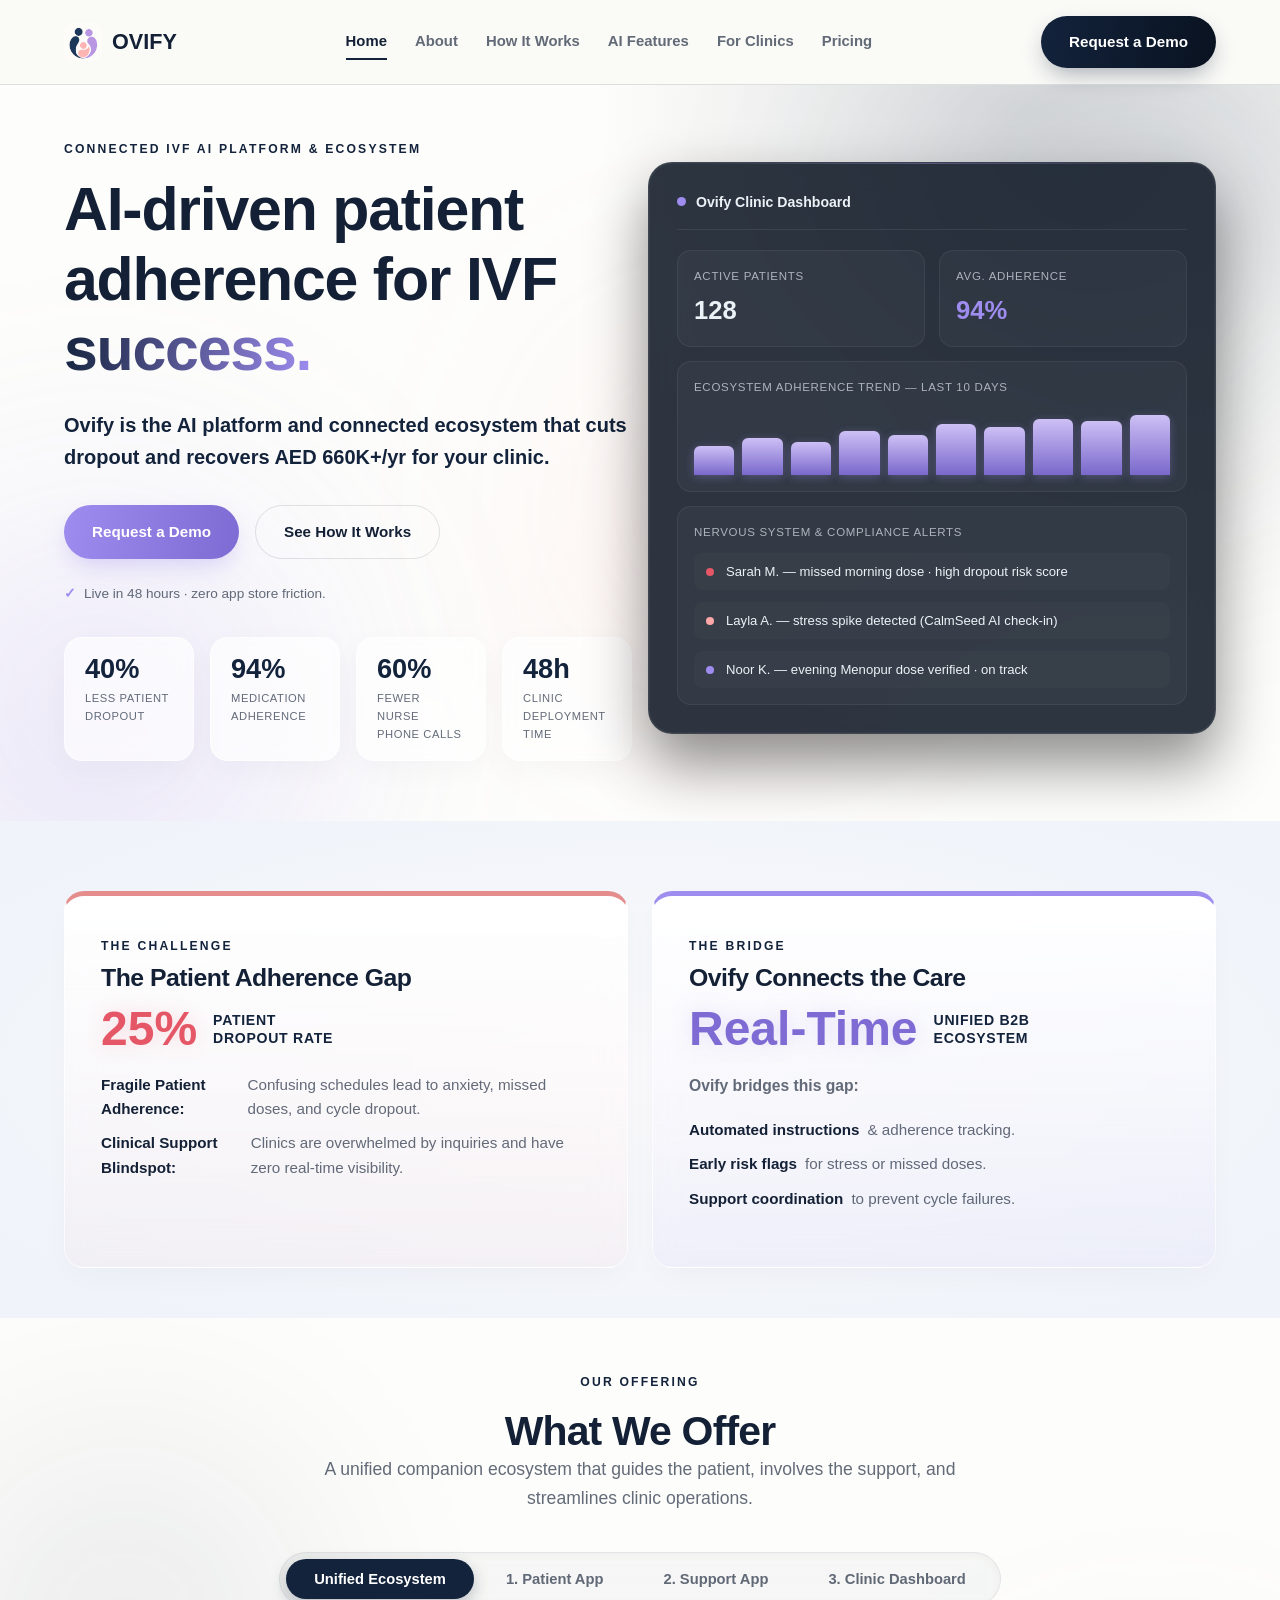
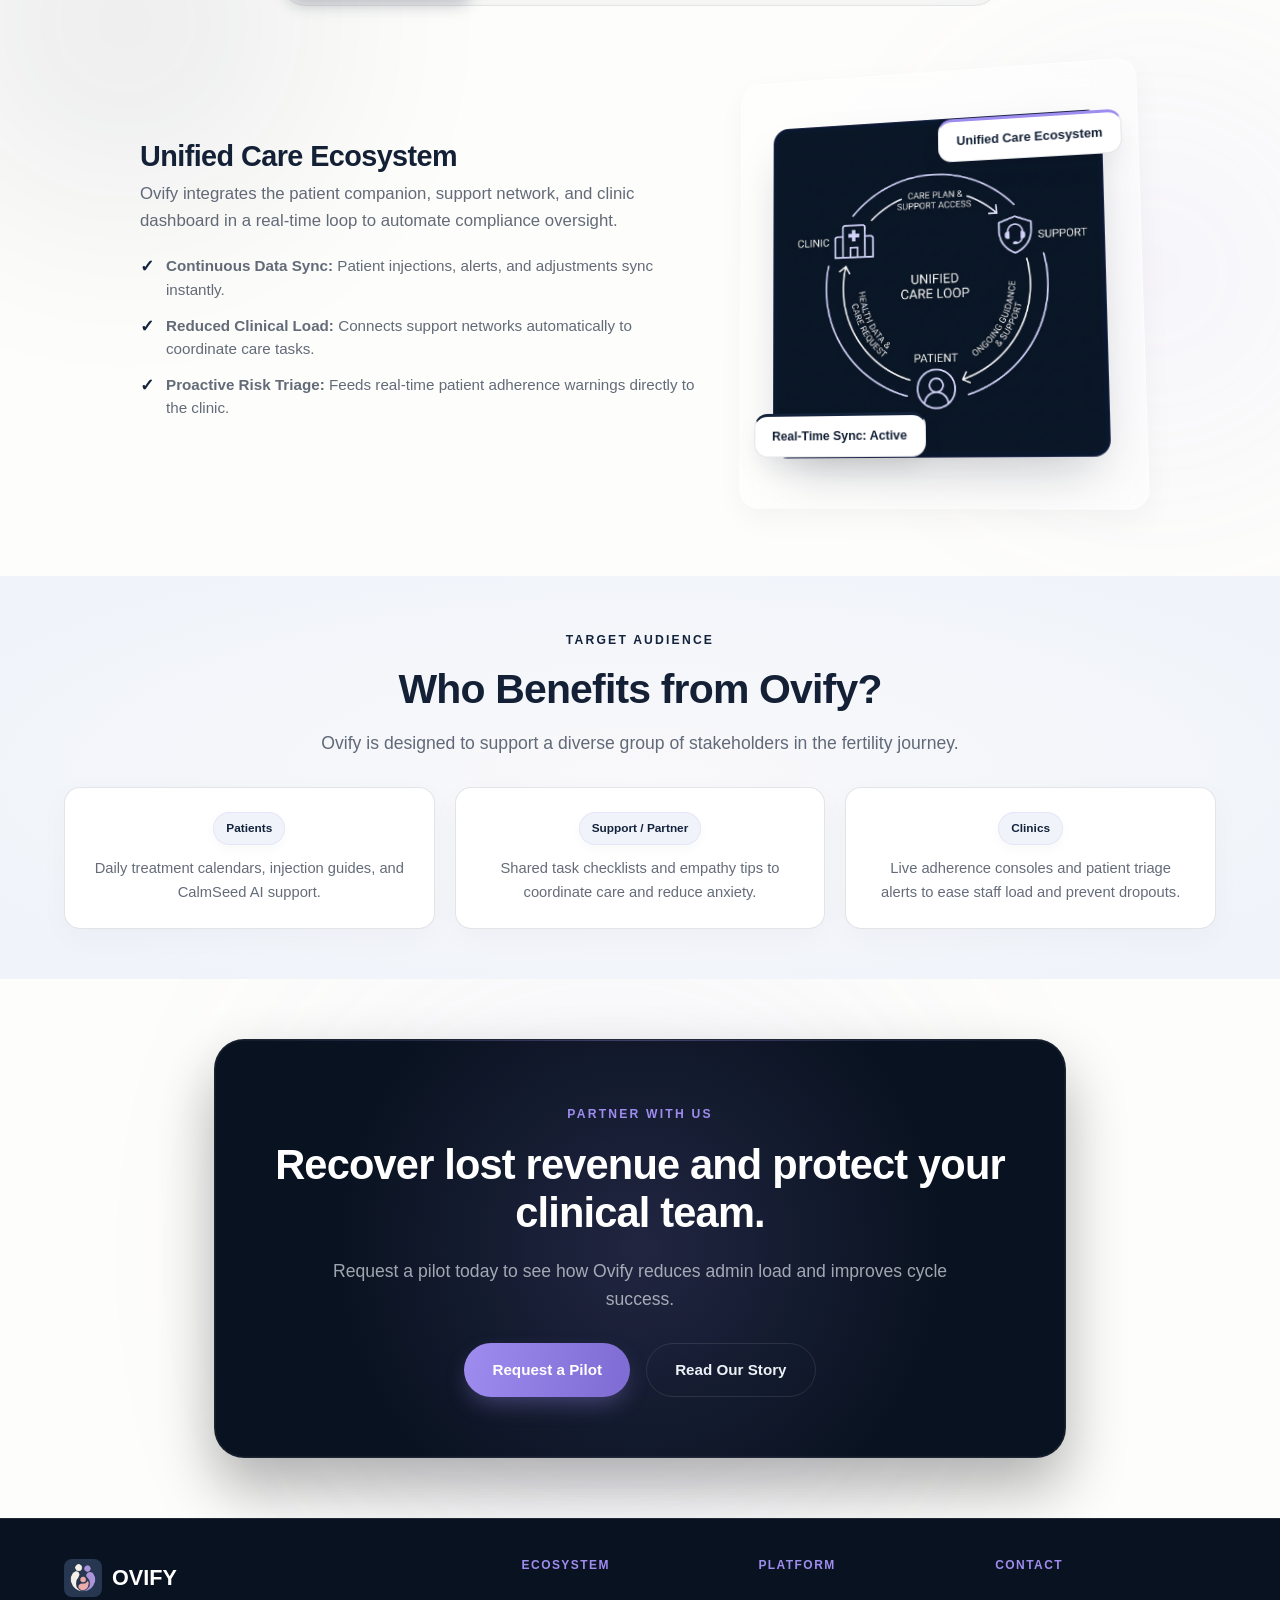
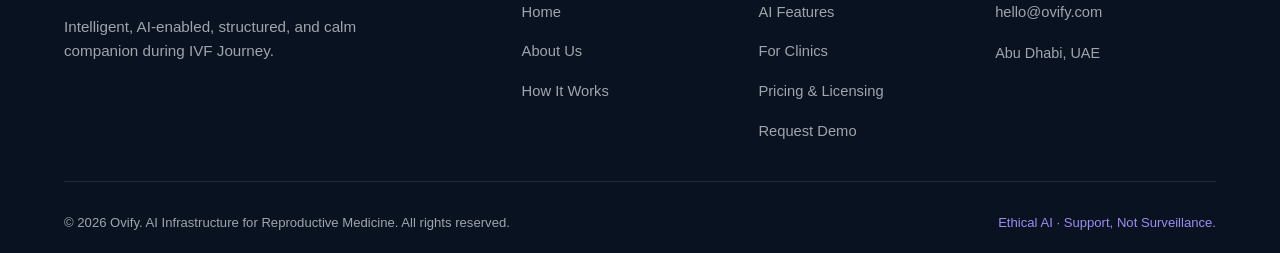
<file: index.html>
<!DOCTYPE html>
<html lang="en">
<head>
  <meta charset="UTF-8" />
  <meta name="viewport" content="width=device-width, initial-scale=1.0" />
  <title>Ovify | IVF Patient Adherence & Clinic Support Ecosystem</title>
  <meta name="description" content="Ovify is the first AI-powered IVF patient adherence and support ecosystem. Protect cycles, reduce nurse workload by 40%, and guide patients step-by-step." />
  <meta name="keywords" content="IVF patient adherence, IVF companion app, fertility clinic software, IVF injection guide, reproductive medicine AI" />
  <meta name="robots" content="index, follow" />
  <link rel="canonical" href="https://www.ovify.com/" />

  <!-- Open Graph / Facebook -->
  <meta property="og:type" content="website" />
  <meta property="og:url" content="https://www.ovify.com/" />
  <meta property="og:title" content="Ovify | IVF Patient Adherence & Clinic Support Ecosystem" />
  <meta property="og:description" content="Ovify is the first AI-powered IVF patient adherence and support ecosystem. Protect cycles, reduce nurse workload by 40%, and guide patients step-by-step." />
  <meta property="og:image" content="https://www.ovify.com/assets/Logo-OvaSync.jpg" />

  <!-- Twitter -->
  <meta property="twitter:card" content="summary_large_image" />
  <meta property="twitter:url" content="https://www.ovify.com/" />
  <meta property="twitter:title" content="Ovify | IVF Patient Adherence & Clinic Support Ecosystem" />
  <meta property="twitter:description" content="Ovify is the first AI-powered IVF patient adherence and support ecosystem. Protect cycles, reduce nurse workload by 40%, and guide patients step-by-step." />
  <meta property="twitter:image" content="https://www.ovify.com/assets/Logo-OvaSync.jpg" />
  <!-- Security Headers -->
  <meta http-equiv="X-Content-Type-Options" content="nosniff" />
  <meta http-equiv="X-Frame-Options" content="DENY" />
  <meta name="referrer" content="strict-origin-when-cross-origin" />
  <meta http-equiv="Permissions-Policy" content="camera=(), microphone=(), geolocation=(), payment=()" />
  <meta http-equiv="Content-Security-Policy" content="default-src 'self'; script-src 'self' 'unsafe-inline'; style-src 'self' 'unsafe-inline' https://fonts.googleapis.com; font-src 'self' https://fonts.gstatic.com; img-src 'self' data: https:; connect-src 'self';" />
  
  
  
  

  <link rel="preconnect" href="https://fonts.googleapis.com" />
  <link rel="preconnect" href="https://fonts.gstatic.com" crossorigin />
  <link href="https://fonts.googleapis.com/css2?family=DM+Sans:wght@500;600;700&family=Manrope:wght@400;500;600;700&family=Inter:wght@400;500;600&display=swap" rel="stylesheet" />

  <link rel="stylesheet" href="style.css" />

  <style>
    /* Hero-specific & Live Dashboard Mockup Styles */
    .hero {
      position: relative;
      overflow: hidden;
      padding: 50px 0 60px;
    }

    .hero::before {
      content: "";
      position: absolute;
      inset: 0;
      z-index: 0;
      background:
        radial-gradient(720px 460px at 80% 4%, rgba(19, 35, 60, 0.12), transparent 60%),
        radial-gradient(620px 480px at 6% 96%, rgba(158, 140, 239, 0.08), transparent 60%),
        radial-gradient(520px 380px at 58% 72%, rgba(255, 168, 168, 0.06), transparent 60%);
    }

    .hero .wrap {
      position: relative;
      z-index: 1;
    }

    .hero h1 {
      font-size: clamp(2.5rem, 5vw, 3.8rem);
      margin-bottom: 24px;
    }

    .hero .sub {
      font-size: 1.2rem;
      color: var(--text-dim-dark);
      margin-bottom: 36px;
      max-width: 580px;
    }

    .hero-cta {
      display: flex;
      gap: 16px;
      flex-wrap: wrap;
      margin-bottom: 24px;
    }

    .hero-note {
      font-family: var(--data);
      font-size: 0.85rem;
      color: var(--text-dim-dark);
      display: flex;
      align-items: center;
      gap: 8px;
    }

    .hero-note .tick {
      color: var(--success);
      font-weight: 700;
    }

    /* Stats grid */
    .stats {
      display: grid;
      grid-template-columns: repeat(4, 1fr);
      gap: 16px;
      margin-top: 32px;
      width: 100%;
    }

    .stat {
      border: 1px solid rgba(255, 255, 255, 0.65);
      border-radius: 18px;
      padding: 16px 20px;
      background: rgba(255, 255, 255, 0.65);
      backdrop-filter: blur(8px);
      -webkit-backdrop-filter: blur(8px);
      box-shadow: 0 8px 30px rgba(19, 32, 53, 0.03);
      transition: all 0.35s cubic-bezier(0.16, 1, 0.3, 1);
    }

    .stat:hover {
      transform: translateY(-4px);
      border-color: var(--lavender);
      box-shadow: 0 20px 45px -12px rgba(158, 140, 239, 0.15), 0 0 25px rgba(158, 140, 239, 0.35);
    }

    .stat .n {
      font-family: var(--head);
      font-weight: 700;
      font-size: 1.7rem;
      color: var(--navy);
      line-height: 1.1;
    }

    .stat .l {
      font-family: var(--data);
      font-size: 0.7rem;
      color: var(--text-dim-dark);
      margin-top: 6px;
      text-transform: uppercase;
      letter-spacing: 0.05em;
    }

    /* Live Clinic Dashboard Simulation Card */
    .mock {
      background: rgba(9, 18, 32, 0.85);
      backdrop-filter: blur(20px) saturate(140%);
      -webkit-backdrop-filter: blur(20px) saturate(140%);
      border: 1px solid rgba(255, 255, 255, 0.09);
      border-radius: 24px;
      padding: 28px;
      box-shadow: 0 30px 60px rgba(0, 0, 0, 0.45), 0 0 0 1px rgba(255, 255, 255, 0.04) inset;
      color: var(--text-light);
      position: relative;
    }

    .mock::before {
      content: '';
      position: absolute;
      top: 0;
      left: 10%;
      width: 80%;
      height: 1px;
      background: linear-gradient(90deg, transparent, rgba(158, 140, 239, 0.35), transparent);
    }

    .mock-top {
      display: flex;
      align-items: center;
      justify-content: space-between;
      margin-bottom: 20px;
      border-bottom: 1px solid rgba(255, 255, 255, 0.08);
      padding-bottom: 16px;
    }

    .mock-title {
      display: flex;
      align-items: center;
      gap: 10px;
      font-family: var(--data);
      font-size: 0.88rem;
      font-weight: 600;
    }

    .live-dot {
      width: 9px;
      height: 9px;
      border-radius: 50%;
      background: var(--success);
      box-shadow: 0 0 0 0 rgba(158, 140, 239, 0.7);
      animation: pulse 2s infinite;
    }

    @keyframes pulse {
      0% { box-shadow: 0 0 0 0 rgba(158, 140, 239, 0.6); }
      70% { box-shadow: 0 0 0 10px rgba(158, 140, 239, 0); }
      100% { box-shadow: 0 0 0 0 rgba(158, 140, 239, 0); }
    }

    .mock-tag {
      font-family: var(--data);
      font-size: 0.68rem;
      letter-spacing: 0.1em;
      text-transform: uppercase;
      color: var(--lavender);
      border: 1px solid rgba(158, 140, 239, 0.3);
      padding: 4px 10px;
      border-radius: 99px;
    }

    .mock-grid {
      display: grid;
      grid-template-columns: 1fr 1fr;
      gap: 14px;
    }

    .kpi {
      background: rgba(255, 255, 255, 0.03);
      border: 1px solid rgba(255, 255, 255, 0.06);
      border-radius: 14px;
      padding: 16px;
    }

    .kpi .k {
      font-family: var(--data);
      font-size: 0.72rem;
      text-transform: uppercase;
      letter-spacing: 0.06em;
      color: var(--text-dim-light);
    }

    .kpi .v {
      font-family: var(--head);
      font-weight: 700;
      font-size: 1.6rem;
      margin-top: 4px;
    }

    .kpi .v.success { color: var(--success); }

    .full {
      grid-column: 1 / -1;
    }

    .chart {
      display: flex;
      align-items: flex-end;
      gap: 8px;
      height: 64px;
      margin-top: 14px;
    }

    .chart span {
      flex: 1;
      border-radius: 6px 6px 0 0;
      background: linear-gradient(180deg, #D6C7FF, var(--lavender-deep));
      box-shadow: 0 2px 10px rgba(158, 140, 239, 0.35);
      opacity: 0.95;
      height: 8px;
      transition: all 1.2s cubic-bezier(0.16, 1, 0.3, 1);
      position: relative;
    }

    .chart span:hover {
      opacity: 1;
      filter: brightness(1.1);
      box-shadow: 0 0 15px rgba(158, 140, 239, 0.7);
    }

    .alert-item {
      display: flex;
      align-items: center;
      gap: 12px;
      font-family: var(--data);
      font-size: 0.82rem;
      margin-top: 12px;
      padding: 8px 12px;
      background: rgba(255, 255, 255, 0.02);
      border-radius: 8px;
    }

    .alert-item .dot {
      width: 8px;
      height: 8px;
      border-radius: 50%;
      flex-shrink: 0;
    }

    .dot.red { background: var(--error); }
    .dot.amber { background: var(--warning); }
    .dot.success { background: var(--success); }

    /* Why Ovify Exists Section */
    .why-exists {
      background: var(--white);
      position: relative;
    }

    .why-box {
      border: 1px solid var(--line-dark);
      border-radius: var(--radius);
      padding: 24px;
      background: var(--ivory);
      display: grid;
      grid-template-columns: 1fr 1fr;
      gap: 24px;
    }

    .why-text h3 {
      font-size: 1.8rem;
      margin-bottom: 20px;
    }

    .why-text p {
      margin-bottom: 18px;
      color: var(--text-dim-dark);
    }

    .quote-box {
      border-left: 3px solid var(--navy);
      padding-left: 20px;
      margin: 10px 0;
      font-style: italic;
    }

    /* Stakeholders */
    .stakeholders {
      display: grid;
      grid-template-columns: repeat(3, 1fr);
      gap: 20px;
      margin-top: 20px;
    }

    .stakeholder-card {
      border: 1px solid var(--line-dark);
      background: var(--white);
      border-radius: 16px;
      padding: 24px;
      text-align: center;
    }

    .stakeholder-card .tag {
      display: inline-block;
      padding: 6px 12px;
      background: var(--navy-light);
      color: var(--navy);
      border-radius: 99px;
      font-family: var(--data);
      font-size: 0.74rem;
      font-weight: 600;
      margin-bottom: 12px;
    }

    .stakeholder-card p {
      font-size: 0.92rem;
      color: var(--text-dim-dark);
    }

    @media (max-width: 992px) {
      .why-box {
        grid-template-columns: 1fr;
        gap: 32px;
        padding: 32px;
      }
      .stats {
        grid-template-columns: 1fr 1fr;
      }
      .stakeholders {
        grid-template-columns: 1fr;
      }
    }

    @media (max-width: 576px) {
      .stats {
        grid-template-columns: 1fr;
      }
    }

    .card-list {
      list-style: none;
      padding: 0;
      margin-top: 20px;
    }

    .card-list li {
      margin: 12px 0;
      display: flex;
      gap: 12px;
      align-items: flex-start;
      font-size: 0.95rem;
      color: var(--text-dim-dark);
      line-height: 1.55;
    }

    .card-list-check {
      color: var(--lavender);
      font-weight: bold;
      flex-shrink: 0;
      font-size: 1.05rem;
    }

    .card-list-check.navy {
      color: var(--navy);
    }

    /* Premium Dynamic Offer Section Styling */
    #offer {
      position: relative;
      overflow: hidden;
    }

    .offer-glow-container {
      position: absolute;
      inset: 0;
      pointer-events: none;
      z-index: 0;
    }

    .offer-glow-blob {
      position: absolute;
      width: 350px;
      height: 350px;
      border-radius: 50%;
      filter: blur(120px);
      opacity: 0.09;
    }
    .offer-glow-blob.navy-blob {
      background: var(--navy);
      top: 15%;
      left: -50px;
    }
    .offer-glow-blob.lavender-blob {
      background: var(--lavender);
      bottom: 15%;
      right: -50px;
    }

    /* Capsule Button Tab Selector */
    .capsule-wrapper {
      display: flex;
      justify-content: center;
      margin-bottom: 40px;
      position: relative;
      z-index: 5;
    }

    .capsule-selector {
      display: inline-flex;
      background: rgba(19, 35, 60, 0.03);
      backdrop-filter: blur(8px);
      -webkit-backdrop-filter: blur(8px);
      border: 1px solid rgba(19, 35, 60, 0.08);
      padding: 6px;
      border-radius: 99px;
      position: relative;
      gap: 4px;
      box-shadow: inset 0 2px 8px rgba(19, 32, 53, 0.03);
    }

    .capsule-btn {
      border: none;
      background: transparent;
      padding: 12px 28px;
      font-family: var(--head);
      font-weight: 700;
      font-size: 0.92rem;
      color: var(--text-dim-dark);
      cursor: pointer;
      border-radius: 99px;
      z-index: 2;
      transition: all 0.3s cubic-bezier(0.16, 1, 0.3, 1);
      display: flex;
      align-items: center;
      gap: 8px;
    }

    .capsule-btn:hover {
      color: var(--navy);
    }

    .capsule-btn.active {
      color: var(--white);
      background: var(--navy);
      box-shadow: 0 6px 16px rgba(19, 35, 60, 0.25);
    }

    /* Grid layout */
    .offer-ux-grid {
      display: grid;
      grid-template-columns: 1.15fr 0.85fr;
      gap: 32px;
      align-items: center;
      position: relative;
      z-index: 2;
      max-width: 1000px;
      margin: 0 auto;
    }

    /* Left details container */
    .offer-details-container {
      display: flex;
      flex-direction: column;
      justify-content: center;
    }

    .offer-features-panel {
      display: none;
      animation: fadeIn 0.45s cubic-bezier(0.16, 1, 0.3, 1) forwards;
    }

    .offer-features-panel.active {
      display: block;
    }

    .offer-features-panel h3 {
      font-size: 1.8rem;
      margin-bottom: 8px;
      color: var(--text-dark);
    }

    /* Right 3D Mockup Container */
    .mockup-3d-wrap {
      perspective: 1200px;
      position: relative;
      display: flex;
      justify-content: flex-start;
      align-items: center;
      height: 480px;
    }

    .mockup-3d {
      transform: rotateY(-12deg) rotateX(6deg) rotateZ(-2deg);
      transition: transform 0.6s cubic-bezier(0.16, 1, 0.3, 1), box-shadow 0.6s ease;
      box-shadow: -20px 30px 60px -15px rgba(19, 32, 53, 0.18);
    }

    .mockup-3d-wrap:hover .mockup-3d {
      transform: rotateY(-4deg) rotateX(2deg) rotateZ(0deg) translateY(-8px);
      box-shadow: -10px 40px 80px -20px rgba(19, 32, 53, 0.22);
    }

    /* Floating Badges */
    .floating-badge {
      position: absolute;
      background: var(--white);
      border: 1px solid var(--line-dark);
      border-radius: 14px;
      padding: 10px 18px;
      box-shadow: 0 12px 28px -6px rgba(19, 32, 53, 0.1);
      font-family: var(--data);
      font-size: 0.8rem;
      font-weight: 700;
      display: flex;
      align-items: center;
      gap: 8px;
      z-index: 10;
      pointer-events: none;
      animation: floatBadge 4s infinite ease-in-out;
      transition: all 0.3s ease;
    }

    .floating-badge.badge-top {
      top: 50px;
      right: 15px;
      border-top: 3px solid var(--lavender);
      animation-delay: 0s;
    }

    .floating-badge.badge-bottom {
      bottom: 50px;
      left: 15px;
      border-top: 3px solid var(--navy);
      animation-delay: 2s;
    }

    @keyframes floatBadge {
      0%, 100% { transform: translateY(0); }
      50% { transform: translateY(-8px); }
    }

    /* Preview Container inside 3D frame */
    .offer-preview-container {
      background: rgba(255, 255, 255, 0.45);
      border: 1px solid rgba(255, 255, 255, 0.65);
      border-radius: var(--radius);
      padding: 28px;
      backdrop-filter: blur(24px) saturate(120%);
      -webkit-backdrop-filter: blur(24px) saturate(120%);
      display: flex;
      flex-direction: column;
      justify-content: center;
      align-items: center;
      min-height: 440px;
      width: 100%;
      max-width: 420px;
      box-shadow: 0 10px 30px rgba(19, 32, 53, 0.04);
    }

    .preview-screen {
      width: 100%;
      height: 100%;
      display: none;
      flex-direction: column;
      animation: scaleIn 0.4s cubic-bezier(0.16, 1, 0.3, 1) forwards;
    }

    .preview-screen.active {
      display: flex;
    }

    /* Phone Mockup Styling */
    .phone-mockup {
      width: 260px;
      height: 380px;
      background: var(--white);
      border: 10px solid var(--navy-deep);
      border-radius: 40px;
      box-shadow: 0 24px 50px -15px rgba(19, 32, 53, 0.18);
      margin: 0 auto;
      overflow: hidden;
      display: flex;
      flex-direction: column;
      font-family: var(--body);
      position: relative;
    }

    .phone-bar {
      height: 20px;
      background: var(--navy-light);
      display: flex;
      justify-content: space-between;
      align-items: center;
      padding: 0 20px;
      font-size: 0.65rem;
      color: var(--text-dim-dark);
      font-weight: 700;
      border-bottom: 1px solid rgba(19, 32, 53, 0.04);
    }

    .phone-body {
      padding: 16px;
      flex-grow: 1;
      display: flex;
      flex-direction: column;
      gap: 12px;
      overflow-y: auto;
      background: var(--ivory);
    }

    /* Desktop Mockup Styling */
    .desktop-mockup {
      width: 100%;
      height: 330px;
      background: var(--white);
      border: 1px solid rgba(19, 32, 53, 0.1);
      border-radius: 16px;
      box-shadow: 0 24px 50px -15px rgba(19, 32, 53, 0.15);
      overflow: hidden;
      display: flex;
      flex-direction: column;
      position: relative;
    }

    .desktop-header {
      height: 32px;
      background: var(--navy-light);
      border-bottom: 1px solid rgba(19, 32, 53, 0.08);
      display: flex;
      align-items: center;
      padding: 0 14px;
      gap: 6px;
    }

    .desktop-dot {
      width: 8px;
      height: 8px;
      border-radius: 50%;
      background: rgba(19, 32, 53, 0.15);
    }
    .desktop-dot.red { background: #FF5F56; }
    .desktop-dot.amber { background: #FFBD2E; }
    .desktop-dot.green { background: #27C93F; }

    .desktop-body {
      flex-grow: 1;
      padding: 16px;
      background: var(--white);
      display: flex;
      flex-direction: column;
      gap: 14px;
    }

    /* Interactive elements */
    .mini-card {
      background: var(--white);
      border: 1px solid rgba(19, 32, 53, 0.08);
      border-radius: 14px;
      padding: 14px;
      box-shadow: 0 4px 16px rgba(19, 32, 53, 0.02);
      position: relative;
      text-align: left;
      transition: border-color 0.25s ease, box-shadow 0.25s ease;
    }

    .mini-card:hover {
      border-color: rgba(158, 140, 239, 0.3);
      box-shadow: 0 8px 20px rgba(158, 140, 239, 0.06);
    }

    .action-btn {
      width: 100%;
      background: var(--lavender);
      color: var(--white);
      border: none;
      padding: 11px;
      border-radius: 10px;
      font-weight: 700;
      font-size: 0.82rem;
      cursor: pointer;
      transition: all 0.3s cubic-bezier(0.16, 1, 0.3, 1);
      display: flex;
      justify-content: center;
      align-items: center;
      gap: 6px;
      box-shadow: 0 4px 12px rgba(158, 140, 239, 0.2);
    }

    .action-btn:hover {
      background: var(--lavender-deep);
      transform: translateY(-2px);
      box-shadow: 0 8px 16px rgba(158, 140, 239, 0.35);
    }

    .action-btn.navy-btn {
      background: var(--navy);
      box-shadow: 0 4px 12px rgba(19, 35, 60, 0.2);
    }

    .action-btn.navy-btn:hover {
      background: var(--navy-deep);
      transform: translateY(-2px);
      box-shadow: 0 8px 16px rgba(19, 35, 60, 0.35);
    }

    /* Animations */
    @keyframes fadeIn {
      from { opacity: 0; transform: translateY(8px); }
      to { opacity: 1; transform: none; }
    }
    @keyframes scaleIn {
      from { opacity: 0; transform: scale(0.96); }
      to { opacity: 1; transform: scale(1); }
    }

    /* CalmSeed breathing checkin animation */
    .breathing-overlay {
      display: none;
      position: absolute;
      inset: 0;
      background: rgba(253, 253, 251, 0.98);
      z-index: 10;
      flex-direction: column;
      align-items: center;
      justify-content: center;
      padding: 16px;
      text-align: center;
      animation: fadeIn 0.3s ease;
    }

    .breathing-circle-wrap {
      width: 110px;
      height: 110px;
      display: flex;
      align-items: center;
      justify-content: center;
      position: relative;
      margin-bottom: 16px;
    }

    .breathing-circle {
      width: 44px;
      height: 44px;
      background: rgba(158, 140, 239, 0.15);
      border: 2px solid var(--lavender);
      border-radius: 50%;
      position: absolute;
      transition: all 4s ease-in-out;
      animation: breatheAnimation 8s infinite ease-in-out;
      box-shadow: 0 0 20px rgba(158, 140, 239, 0.25);
      opacity: 0.8;
    }

    @keyframes breatheAnimation {
      0%, 100% { transform: scale(1); background: rgba(158, 140, 239, 0.15); }
      50% { transform: scale(1.6); background: rgba(158, 140, 239, 0.35); }
    }

    @media (max-width: 992px) {
      .offer-ux-grid {
        grid-template-columns: 1fr;
        gap: 40px;
      }

      .mockup-3d-wrap {
        height: auto;
      }

      .mockup-3d {
        transform: none;
      }

      .mockup-3d-wrap:hover .mockup-3d {
        transform: none;
      }

      .floating-badge {
        display: none;
      }
    }
  </style>
</head>
<body>

  <!-- ===== HEADER ===== -->
  <header id="header">
    <div class="wrap nav">
      <a href="index.html" class="brand">
        <img src="assets/Logo-OvaSync.jpg" alt="Ovify logo" />
        OVIFY
      </a>
      <nav class="nav-links">
        <a href="index.html" class="active">Home</a>
        <a href="about.html">About</a>
        <a href="how-it-works.html">How It Works</a>
        <a href="ai-features.html">AI Features</a>
        <a href="for-clinics.html">For Clinics</a>
        <a href="pricing.html">Pricing</a>
      </nav>
      <a href="contact.html" class="btn btn-primary">Request a Demo</a>
      <button class="burger" id="burger">☰</button>
    </div>
  </header>
  <div class="mmenu" id="mmenu">
    <a href="index.html" class="active">Home</a>
    <a href="about.html">About</a>
    <a href="how-it-works.html">How It Works</a>
    <a href="ai-features.html">AI Features</a>
    <a href="for-clinics.html">For Clinics</a>
    <a href="pricing.html">Pricing</a>
    <a href="contact.html">Request a Demo</a>
  </div>

  <!-- ===== HERO SECTION ===== -->
  <section class="hero">
    <!-- Glowing background mesh blobs -->
    <div class="hero-glow-blob blob-1"></div>
    <div class="hero-glow-blob blob-2"></div>
    <div class="hero-glow-blob blob-3"></div>
    <div class="wrap grid-2">
      <div class="reveal">
        <span class="eyebrow">Connected IVF AI Platform &amp; Ecosystem</span>
        <h1>AI-driven patient adherence for IVF <span class="grad-text">success.</span></h1>
        <p class="sub" style="font-weight: 600; color: var(--navy); margin-bottom: 32px; font-size: 1.25rem;">
          Ovify is the AI platform and connected ecosystem that cuts dropout and recovers AED 660K+/yr for your clinic.
        </p>

        <div class="hero-cta" style="margin-bottom: 24px;">
          <a href="contact.html" class="btn btn-accent">Request a Demo</a>
          <a href="how-it-works.html" class="btn btn-ghost">See How It Works</a>
        </div>
        <div class="hero-note" style="margin-bottom: 24px;">
          <span class="tick">✓</span> Live in 48 hours · zero app store friction.
        </div>

        <!-- Stats Grid -->
        <div class="stats" id="stats">
          <div class="stat">
            <div class="n" data-count="40" data-suffix="%">0%</div>
            <div class="l">Less Patient Dropout</div>
          </div>
          <div class="stat">
            <div class="n" data-count="94" data-suffix="%">0%</div>
            <div class="l">Medication Adherence</div>
          </div>
          <div class="stat">
            <div class="n" data-count="60" data-suffix="%">0%</div>
            <div class="l">Fewer Nurse Phone Calls</div>
          </div>
          <div class="stat">
            <div class="n" data-count="48" data-suffix="h">0h</div>
            <div class="l">Clinic Deployment Time</div>
          </div>
        </div>
      </div>

      <!-- Live Dashboard Simulation Mockup -->
      <div class="mock reveal" id="mock">
        <div class="mock-top">
          <div class="mock-title"><span class="live-dot"></span>Ovify Clinic Dashboard</div>
        </div>
        <div class="mock-grid">
          <div class="kpi"><div class="k">Active Patients</div><div class="v">128</div></div>
          <div class="kpi"><div class="k">Avg. Adherence</div><div class="v success">94%</div></div>
          <div class="kpi full">
            <div class="k">Ecosystem Adherence Trend — Last 10 Days</div>
            <div class="chart" id="chart">
              <span data-h="45"></span>
              <span data-h="58"></span>
              <span data-h="52"></span>
              <span data-h="68"></span>
              <span data-h="62"></span>
              <span data-h="80"></span>
              <span data-h="75"></span>
              <span data-h="88"></span>
              <span data-h="85"></span>
              <span data-h="94"></span>
            </div>
          </div>
          <div class="kpi full">
            <div class="k">Nervous System &amp; Compliance Alerts</div>
            <div class="alert-item">
              <span class="dot red"></span>
              <span>Sarah M. — missed morning dose · high dropout risk score</span>
            </div>
            <div class="alert-item">
              <span class="dot amber"></span>
              <span>Layla A. — stress spike detected (CalmSeed AI check-in)</span>
            </div>
            <div class="alert-item">
              <span class="dot success"></span>
              <span>Noor K. — evening Menopur dose verified · on track</span>
            </div>
          </div>
        </div>
      </div>
    </div>
  </section>

  <!-- ===== WHY OVIFY EXISTS ===== -->
  <section class="why-exists alt">
    <div class="wrap">
      <div class="why-grid reveal">
        <!-- Left Column: The Gap -->
        <div class="why-card challenge-card">
          <div>
            <span class="eyebrow" style="margin-bottom: 8px;">The Challenge</span>
            <h3>The Patient Adherence Gap</h3>
            <div class="why-stat-box">
              <span class="why-stat-number">25%</span>
              <span class="why-stat-label">Patient<br>Dropout Rate</span>
            </div>
            <ul class="bullet-list">
              <li><strong>Fragile Patient Adherence:</strong> Confusing schedules lead to anxiety, missed doses, and cycle dropout.</li>
              <li><strong>Clinical Support Blindspot:</strong> Clinics are overwhelmed by inquiries and have zero real-time visibility.</li>
            </ul>
          </div>
        </div>

        <!-- Right Column: The Bridge -->
        <div class="why-card solution-card">
          <div>
            <span class="eyebrow" style="margin-bottom: 8px;">The Bridge</span>
            <h3>Ovify Connects the Care</h3>
            <div class="why-stat-box">
              <span class="why-stat-number">Real-Time</span>
              <span class="why-stat-label">Unified B2B<br>Ecosystem</span>
            </div>
            <p><strong>Ovify bridges this gap:</strong></p>
            <ul class="bullet-list">
              <li><strong>Automated instructions</strong> &amp; adherence tracking.</li>
              <li><strong>Early risk flags</strong> for stress or missed doses.</li>
              <li><strong>Support coordination</strong> to prevent cycle failures.</li>
            </ul>
          </div>
        </div>
      </div>
    </div>
  </section>

  <!-- ===== WHAT WE OFFER ===== -->
  <section id="offer">
    <!-- Glow blobs inside the section background -->
    <div class="offer-glow-container">
      <div class="offer-glow-blob navy-blob"></div>
      <div class="offer-glow-blob lavender-blob"></div>
    </div>

        <div class="wrap">
      <!-- Centered Section Header -->
      <div class="sec-head reveal" style="text-align: center; margin-bottom: 40px;">
        <span class="eyebrow">Our Offering</span>
        <h2>What We Offer</h2>
        <p style="max-width: 680px; margin: 0 auto;">A unified companion ecosystem that guides the patient, involves the support, and streamlines clinic operations.</p>
      </div>

      <!-- Tab Selector Capsule -->
      <div class="capsule-wrapper reveal">
        <div class="capsule-selector">
          <button class="capsule-btn active" onclick="switchOfferTab('ecosystem')">
            Unified Ecosystem
          </button>
          <button class="capsule-btn" onclick="switchOfferTab('patient')">
            1. Patient App
          </button>
          <button class="capsule-btn" onclick="switchOfferTab('support')">
            2. Support App
          </button>
          <button class="capsule-btn" onclick="switchOfferTab('clinic')">
            3. Clinic Dashboard
          </button>
        </div>
      </div>

      <!-- Two Column Interactive UX Grid -->
      <div class="offer-ux-grid">
        <!-- Left side: Features detail panels -->
        <div class="offer-details-container reveal">
          <!-- Unified Ecosystem Panel -->
          <div class="offer-features-panel active" id="features-ecosystem">
            <h3>Unified Care Ecosystem</h3>
            <p style="color: var(--text-dim-dark); font-size: 1.05rem; margin-bottom: 20px;">
              Ovify integrates the patient companion, support network, and clinic dashboard in a real-time loop to automate compliance oversight.
            </p>
            <ul class="card-list">
              <li>
                <span class="card-list-check navy">✓</span>
                <span><b>Continuous Data Sync:</b> Patient injections, alerts, and adjustments sync instantly.</span>
              </li>
              <li>
                <span class="card-list-check navy">✓</span>
                <span><b>Reduced Clinical Load:</b> Connects support networks automatically to coordinate care tasks.</span>
              </li>
              <li>
                <span class="card-list-check navy">✓</span>
                <span><b>Proactive Risk Triage:</b> Feeds real-time patient adherence warnings directly to the clinic.</span>
              </li>
            </ul>
          </div>

          <!-- Patient App Panel -->
          <div class="offer-features-panel" id="features-patient">
            <h3>1. Patient App</h3>
            <p style="color: var(--text-dim-dark); font-size: 1.05rem; margin-bottom: 20px;">
              White-labeled mobile application that guides patients day-by-day, turning clinic prescriptions into stress-free scheduled actions.
            </p>
            <ul class="card-list">
              <li>
                <span class="card-list-check navy">✓</span>
                <span><b>Daily Protocol Roadmap:</b> Turns complex clinical prescriptions into structured, scheduled checklists and injection guides.</span>
              </li>
              <li>
                <span class="card-list-check navy">✓</span>
                <span><b>CalmSeed Emotional AI:</b> Rhythmical voice analysis and stress-screening with guided respiration to manage pre-injection anxiety.</span>
              </li>
              <li>
                <span class="card-list-check navy">✓</span>
                <span><b>Smart Reminders:</b> Persistent alerts that adapt to user behavior to prevent missed or late injections.</span>
              </li>
            </ul>
          </div>

          <!-- Support/Partner App Panel -->
          <div class="offer-features-panel" id="features-support">
            <h3>2. Support App</h3>
            <p style="color: var(--text-dim-dark); font-size: 1.05rem; margin-bottom: 20px;">
              A collaborative space that involves partners, family, or friends in the fertility journey, sharing the burden and eliminating confusion.
            </p>
            <ul class="card-list">
              <li>
                <span class="card-list-check">✓</span>
                <span><b>Coordinated Action Lists:</b> Shared checklists ensure everyone knows exactly how and when to assist.</span>
              </li>
              <li>
                <span class="card-list-check">✓</span>
                <span><b>Empathy Tips &amp; Prompts:</b> Timely, scientifically backed notifications helping support networks coordinate daily care tasks.</span>
              </li>
              <li>
                <span class="card-list-check">✓</span>
                <span><b>Real-time Adherence Log:</b> Support members receive immediate notifications when doses are checked off, keeping everyone synced.</span>
              </li>
            </ul>
          </div>

          <!-- Clinic Dashboard Panel -->
          <div class="offer-features-panel" id="features-clinic">
            <h3>3. Clinic Dashboard</h3>
            <p style="color: var(--text-dim-dark); font-size: 1.05rem; margin-bottom: 20px;">
              Predictive AI dashboard that tracks patient adherence and flags cycle dropout risks in real time.
            </p>
            <ul class="card-list">
              <li>
                <span class="card-list-check">✓</span>
                <span><b>AI-Enabled Triage Escalation:</b> Automatically identifies early compliance warning signals and alerts nurses before critical dosing windows are missed.</span>
              </li>
              <li>
                <span class="card-list-check">✓</span>
                <span><b>Predictive Dropout Analytics:</b> Forecasts patient dropout risk using voice metrics, stress indices, and behavioral timelines to enable timely clinical support.</span>
              </li>
              <li>
                <span class="card-list-check">✓</span>
                <span><b>Active Adherence Overview:</b> Instant dashboards of completed doses, stress patterns, and real-time patient status logs.</span>
              </li>
            </ul>
          </div>
        </div>

        <!-- Right side: Device Mockups with 3D tilts -->
        <div class="mockup-3d-wrap reveal">
          <div class="offer-preview-container mockup-3d">
            <!-- Floating badges (positioned absolute) -->
            <div class="floating-badge badge-top" id="badge-top">Unified Care Ecosystem</div>
            <div class="floating-badge badge-bottom" id="badge-bottom">Real-Time Sync: Active</div>

            <!-- Screen 0: Unified Ecosystem image mockup -->
            <div class="preview-screen active" id="screen-ecosystem" style="text-align: center; justify-content: center; align-items: center; height: 100%;">
              <img src="assets/ecosystem_essence.png" alt="Unified care loop: patient, support, and clinic" style="max-width: 100%; max-height: 340px; aspect-ratio: 1/1; border-radius: 16px; border: 1px solid rgba(158, 140, 239, 0.15); box-shadow: 0 24px 48px -16px rgba(9, 18, 32, 0.25); background: #0A182E; padding: 4px;" />
            </div>

            <!-- Screen 1: Patient Companion Phone mockup -->
            <div class="preview-screen" id="screen-patient">
              <div class="phone-mockup">
                <div class="phone-bar">
                  <span>9:41</span>
                  <span style="display: inline-flex; align-items: center; gap: 4px;">
                    <svg width="12" height="10" viewBox="0 0 12 10" fill="currentColor" style="opacity: 0.85;"><rect x="0" y="7" width="2" height="3" rx="0.5"/><rect x="3" y="5" width="2" height="5" rx="0.5"/><rect x="6" y="3" width="2" height="7" rx="0.5"/><rect x="9" y="0" width="2" height="10" rx="0.5"/></svg>
                    <svg width="14" height="10" viewBox="0 0 14 10" fill="none" stroke="currentColor" stroke-width="1.2" style="opacity: 0.85;"><rect x="1" y="1" width="10" height="8" rx="1.5"/><path d="M12 3v4" stroke-linecap="round"/></svg>
                  </span>
                </div>
                <div class="phone-body">
                  <div style="font-weight: 700; font-size: 0.85rem; color: var(--navy); margin-bottom: 4px; text-align: left;">Ovify Companion</div>

                  <!-- Injection Card -->
                  <div class="mini-card" id="phone-inject-card">
                    <div style="font-size: 0.72rem; font-weight: bold; color: var(--text-dim-dark); text-transform: uppercase;">Tonight's Action</div>
                    <div style="font-size: 0.82rem; font-weight: bold; color: var(--text-dark); margin: 4px 0;">Inject Menopur 150 IU</div>
                    <div style="font-size: 0.68rem; color: var(--text-dim-dark); margin-bottom: 10px; display: flex; align-items: center; gap: 4px;">
                      <svg width="11" height="11" viewBox="0 0 24 24" fill="none" stroke="currentColor" stroke-width="2" stroke-linecap="round" stroke-linejoin="round" style="flex-shrink: 0;"><circle cx="12" cy="12" r="10"></circle><polyline points="12 6 12 12 16 14"></polyline></svg>
                      Scheduled for 7:00 PM
                    </div>
                    <button class="action-btn navy-btn" id="btn-confirm-inject" onclick="simulateInjectionConfirm()">
                      Confirm Injection
                    </button>
                  </div>

                  <!-- CalmSeed Card -->
                  <div class="mini-card">
                    <div style="font-size: 0.72rem; font-weight: bold; color: var(--text-dim-dark); text-transform: uppercase;">CalmSeed AI</div>
                    <div style="font-size: 0.78rem; color: var(--text-dark); margin: 4px 0 8px;">How are you feeling?</div>
                    <div style="display: flex; gap: 8px; justify-content: space-between;">
                      <button style="flex: 1; border: 1px solid var(--line-dark); padding: 6px; border-radius: 6px; background: var(--white); font-size: 0.7rem; cursor: pointer;" onclick="startBreathingSim('calm')">Calm</button>
                      <button style="flex: 1; border: 1px solid var(--line-dark); padding: 6px; border-radius: 6px; background: var(--white); font-size: 0.7rem; cursor: pointer;" onclick="startBreathingSim('anxious')">Tense</button>
                    </div>
                  </div>
                </div>
              </div>

              <!-- Hidden Breathing Overlay Simulation -->
              <div class="breathing-overlay" id="breath-sim">
                <div class="breathing-circle-wrap">
                  <div class="breathing-circle"></div>
                </div>
                <div style="font-weight: bold; font-size: 0.9rem; color: var(--navy);" id="breath-text">CalmSeed Respiration Assist</div>
                <p style="font-size: 0.75rem; margin: 4px 0 12px; color: var(--text-dim-dark);">Follow the expanding circle: Breathe in... hold... breathe out.</p>
                <button class="action-btn navy-btn" style="width: auto; padding: 6px 14px; font-size: 0.72rem;" onclick="stopBreathingSim()">Exit Check-in</button>
              </div>
            </div>

            <!-- Screen 2: Support Portal Phone mockup -->
            <div class="preview-screen" id="screen-support">
              <div class="phone-mockup">
                <div class="phone-bar">
                  <span>9:41</span>
                  <span style="display: inline-flex; align-items: center; gap: 4px;">
                    <svg width="12" height="10" viewBox="0 0 12 10" fill="currentColor" style="opacity: 0.85;"><rect x="0" y="7" width="2" height="3" rx="0.5"/><rect x="3" y="5" width="2" height="5" rx="0.5"/><rect x="6" y="3" width="2" height="7" rx="0.5"/><rect x="9" y="0" width="2" height="10" rx="0.5"/></svg>
                    <svg width="14" height="10" viewBox="0 0 14 10" fill="none" stroke="currentColor" stroke-width="1.2" style="opacity: 0.85;"><rect x="1" y="1" width="10" height="8" rx="1.5"/><path d="M12 3v4" stroke-linecap="round"/></svg>
                  </span>
                </div>
                <div class="phone-body">
                  <div style="font-weight: 700; font-size: 0.85rem; color: var(--navy); margin-bottom: 4px; text-align: left;">Support App</div>

                  <!-- Adherence Card -->
                  <div class="mini-card" style="border-left: 3px solid var(--lavender);">
                    <div style="font-size: 0.72rem; font-weight: bold; color: var(--lavender-deep); text-transform: uppercase;">Sarah's Progress</div>
                    <div style="font-size: 0.82rem; font-weight: bold; color: var(--text-dark); margin: 4px 0;">Menopur Dose Complete</div>
                    <div style="font-size: 0.68rem; color: var(--success); font-weight: bold;">Logged at 7:02 PM ✓</div>
                  </div>

                  <!-- Coordinated Care Card -->
                  <div class="mini-card" id="support-milestone-card">
                    <div style="font-size: 0.72rem; font-weight: bold; color: var(--lavender-deep); text-transform: uppercase; margin-bottom: 4px;">Milestone Coordination</div>
                    <div style="font-size: 0.8rem; font-weight: bold; color: var(--text-dark); margin-bottom: 4px;">Ultrasound Scan Appointment</div>
                    <div style="font-size: 0.68rem; color: var(--text-dim-dark); margin-bottom: 8px;">⏰ Tomorrow at 8:30 AM · Abu Dhabi Clinic</div>
                    <div id="support-milestone-action" style="display: flex; justify-content: space-between; align-items: center;">
                      <span style="font-size: 0.62rem; color: var(--text-dim-dark);">Task: Drive Sarah to Clinic</span>
                      <button style="font-size: 0.65rem; padding: 3px 8px; background: var(--lavender); color: var(--white); border: none; border-radius: 4px; cursor: pointer;" onclick="confirmDriveTask()">Accept Task</button>
                    </div>
                  </div>

                  <!-- Empathy Tips Card -->
                  <div class="mini-card" style="background: var(--lavender-light); border-color: rgba(158, 140, 239, 0.2);">
                    <div style="font-size: 0.72rem; font-weight: bold; color: var(--lavender-deep); text-transform: uppercase;">Empathy Tip</div>
                    <div style="font-size: 0.75rem; color: var(--text-dark); margin-top: 4px;">
                      Sarah's hormone levels peak tonight. Take over meal prep and suggest a 5-min walk to ease stress.
                    </div>
                  </div>
                </div>
              </div>
            </div>

            <!-- Screen 3: Clinic Dashboard Desktop mockup -->
            <div class="preview-screen" id="screen-clinic">
              <div class="desktop-mockup">
                <div class="desktop-header">
                  <div class="desktop-dot red"></div>
                  <div class="desktop-dot amber"></div>
                  <div class="desktop-dot green"></div>
                  <span style="font-family: var(--data); font-size: 0.72rem; font-weight: 600; color: var(--text-dim-dark); margin-left: 8px;">Ovify Clinic Dashboard</span>
                </div>
                <div class="desktop-body" style="gap: 10px; background: var(--white); overflow-y: auto;">
                  <div style="display: flex; justify-content: space-between; align-items: center; border-bottom: 1px solid var(--line-dark); padding-bottom: 6px; text-align: left;">
                    <span style="font-weight: 700; font-size: 0.8rem; color: var(--navy);">Clinic Command Console</span>
                    <span style="font-size: 0.6rem; padding: 2px 6px; background: rgba(39, 201, 63, 0.1); color: var(--success); border-radius: 4px; font-weight: bold;">AI ACTIVE</span>
                  </div>

                  <!-- Mini Stats & Graph Row -->
                  <div style="display: grid; grid-template-columns: 1fr 1.2fr; gap: 8px;">
                    <!-- Stat Card -->
                    <div style="background: var(--navy-light); border: 1px solid var(--line-dark); border-radius: 6px; padding: 6px; text-align: left; display: flex; flex-direction: column; justify-content: center;">
                      <div style="font-size: 0.52rem; font-weight: bold; color: var(--text-dim-dark); text-transform: uppercase; letter-spacing: 0.5px;">Clinic Risk Forecast</div>
                      <div style="font-size: 0.82rem; font-weight: 800; color: var(--navy); margin: 1px 0;">98.4% <span style="font-size: 0.55rem; color: var(--success); font-weight: bold;">✓ Optimal</span></div>
                      <div style="font-size: 0.52rem; color: var(--text-dim-dark);">AI dropout risk: Low</div>
                    </div>

                    <!-- SVG Sparkline Graph -->
                    <div style="background: var(--white); border: 1px solid var(--line-dark); border-radius: 6px; padding: 4px 6px; display: flex; flex-direction: column; justify-content: space-between; position: relative;">
                      <div style="font-size: 0.52rem; font-weight: bold; color: var(--text-dim-dark); text-transform: uppercase; text-align: left;">Adherence Trend (AI Predictor)</div>
                      <div style="height: 18px; margin-top: 2px; overflow: visible;">
                        <svg viewBox="0 0 100 30" width="100%" height="100%" preserveAspectRatio="none" style="overflow: visible;">
                          <defs>
                            <linearGradient id="sparkline-grad" x1="0" y1="0" x2="0" y2="1">
                              <stop offset="0%" stop-color="var(--lavender)" stop-opacity="0.3"></stop>
                              <stop offset="100%" stop-color="var(--lavender)" stop-opacity="0.0"></stop>
                            </linearGradient>
                          </defs>
                          <path d="M 0 25 Q 15 15 30 18 T 60 10 T 80 5 T 100 12 L 100 30 L 0 30 Z" fill="url(#sparkline-grad)"></path>
                          <path d="M 0 25 Q 15 15 30 18 T 60 10 T 80 5 T 100 12" fill="none" stroke="var(--lavender)" stroke-width="1.8" stroke-linecap="round"></path>
                          <circle cx="80" cy="5" r="2" fill="var(--lavender-deep)"></circle>
                        </svg>
                      </div>
                      <div style="display: flex; justify-content: space-between; font-size: 0.45rem; color: var(--text-dim-dark); margin-top: 1px;">
                        <span>Day 1</span>
                        <span>Day 8 (Stim)</span>
                        <span>Day 14</span>
                      </div>
                    </div>
                  </div>

                  <!-- Patient status list -->
                  <div style="display: flex; flex-direction: column; gap: 6px; text-align: left;">
                    <div style="display: flex; justify-content: space-between; align-items: center; background: #FFF5F5; border: 1px solid #FFE3E3; padding: 6px; border-radius: 6px;" id="clinic-sarah-row">
                      <span style="font-size: 0.7rem; font-weight: bold; color: var(--navy);">Sarah M.</span>
                      <span style="font-size: 0.6rem; color: var(--error); font-weight: bold;">Missed Dose Alert (3h)</span>
                      <button style="font-size: 0.6rem; padding: 3px 6px; background: var(--navy); color: var(--white); border: none; border-radius: 4px; cursor: pointer;" onclick="openProtocolEditor()">Adjust</button>
                    </div>
                    <div style="display: flex; justify-content: space-between; align-items: center; background: #F8F7FF; border: 1px solid var(--line-dark); padding: 6px; border-radius: 6px;">
                      <span style="font-size: 0.7rem; font-weight: bold; color: var(--navy);">Noor K.</span>
                      <span style="font-size: 0.6rem; color: var(--lavender-deep); font-weight: bold;">✓ Dose Confirmed</span>
                      <span style="font-size: 0.58rem; color: var(--text-dim-dark);">7:02 PM</span>
                    </div>
                  </div>

                  <!-- Hidden Protocol Adjustment Editor -->
                  <div id="protocol-editor" style="display: none; background: #F8F7FF; border: 1px solid rgba(158, 140, 239, 0.3); border-radius: 8px; padding: 10px; animation: fadeIn 0.2s ease; text-align: left;">
                    <div style="font-size: 0.72rem; font-weight: bold; margin-bottom: 6px; color: var(--text-dark);">Modify Sarah M. Protocol</div>
                    <div style="display: flex; gap: 8px; align-items: center; margin-bottom: 8px;">
                      <span style="font-size: 0.68rem; color: var(--text-dim-dark);">New Gonal-F:</span>
                      <select id="dose-val" style="font-size: 0.68rem; padding: 2px;">
                        <option>150 IU</option>
                        <option selected>225 IU (Increase)</option>
                        <option>300 IU</option>
                      </select>
                    </div>
                    <button class="action-btn" style="padding: 6px; font-size: 0.68rem;" onclick="saveProtocolChange()">
                      Sync 225 IU to App
                    </button>
                  </div>
                </div>
              </div>
            </div>
          </div>
        </div>
      </div>
    </div>
  </section>

  <!-- ===== WHO BENEFITS ===== -->
  <section class="alt">
    <div class="wrap">
      <div class="sec-head reveal">
        <span class="eyebrow">Target Audience</span>
        <h2>Who Benefits from Ovify?</h2>
        <p>Ovify is designed to support a diverse group of stakeholders in the fertility journey.</p>
      </div>

      <div class="stakeholders reveal">
        <div class="stakeholder-card">
          <span class="tag">Patients</span>
          <p>Daily treatment calendars, injection guides, and CalmSeed AI support.</p>
        </div>
        <div class="stakeholder-card">
          <span class="tag">Support / Partner</span>
          <p>Shared task checklists and empathy tips to coordinate care and reduce anxiety.</p>
        </div>
        <div class="stakeholder-card">
          <span class="tag">Clinics</span>
          <p>Live adherence consoles and patient triage alerts to ease staff load and prevent dropouts.</p>
        </div>
      </div>
    </div>
  </section>

  <!-- ===== FINAL CTA ===== -->
  <section style="text-align: center; position: relative; overflow: hidden; padding: 60px 0;">
    <!-- Background aura glowing mesh blobs -->
    <div class="hero-glow-blob blob-2" style="opacity: 0.15; filter: blur(140px); left: 30%; top: 10%; width: 450px; height: 450px;"></div>
    <div class="wrap reveal" style="max-width: 900px; z-index: 1; position: relative;">
      <div class="cta-dark-card">
        <span class="eyebrow light">Partner With Us</span>
        <h2 style="font-size: clamp(1.8rem, 3.5vw, 2.6rem); margin-bottom: 20px; color: var(--white);">Recover lost revenue and protect your clinical team.</h2>
        <p style="color: var(--text-dim-light); font-size: 1.1rem; margin-bottom: 30px; max-width: 650px; margin-left: auto; margin-right: auto; line-height: 1.6;">Request a pilot today to see how Ovify reduces admin load and improves cycle success.</p>
        <div style="display: flex; gap: 16px; justify-content: center; flex-wrap: wrap; position: relative; z-index: 2;">
          <a href="contact.html" class="btn btn-accent">Request a Pilot</a>
          <a href="about.html" class="btn btn-ghost-light">Read Our Story</a>
        </div>
      </div>
    </div>
  </section>

  <!-- ===== FOOTER ===== -->
  <footer>
    <div class="wrap">
      <div class="foot-grid">
        <div>
          <a href="index.html" class="brand">
            <img src="assets/Logo-BlueBackground.jpg" alt="Ovify logo" />
            OVIFY
          </a>
          <p class="foot-about">Intelligent, AI-enabled, structured, and calm companion during IVF Journey.</p>
        </div>
        <div class="foot-col">
          <h4>Ecosystem</h4>
          <a href="index.html">Home</a>
          <a href="about.html">About Us</a>
          <a href="how-it-works.html">How It Works</a>
        </div>
        <div class="foot-col">
          <h4>Platform</h4>
          <a href="ai-features.html">AI Features</a>
          <a href="for-clinics.html">For Clinics</a>
          <a href="pricing.html">Pricing & Licensing</a>
          <a href="contact.html">Request Demo</a>
        </div>
        <div class="foot-col">
          <h4>Contact</h4>
          <a href="mailto:hello@ovify.com">hello@ovify.com</a>
          <p style="font-size: 0.9rem; color: var(--text-dim-light); margin-top: 10px;">Abu Dhabi, UAE</p>
        </div>
      </div>
      <div class="foot-bottom">
        <span>© 2026 Ovify. AI Infrastructure for Reproductive Medicine. All rights reserved.</span>
        <span>Ethical AI · Support, Not Surveillance.</span>
      </div>
    </div>
  </footer>

  <script>
    // Header shadow on scroll
    const header = document.getElementById('header');
    window.addEventListener('scroll', () => {
      header.classList.toggle('scrolled', window.scrollY > 10);
    });

    // Mobile menu toggle
    const burger = document.getElementById('burger');
    const mmenu = document.getElementById('mmenu');
    burger.onclick = () => mmenu.classList.toggle('open');
    mmenu.querySelectorAll('a').forEach(link => {
      link.onclick = () => mmenu.classList.remove('open');
    });

    // Scroll Reveal Intersection Observer
    const io = new IntersectionObserver((entries) => {
      entries.forEach(entry => {
        if (entry.isIntersecting) {
          entry.target.classList.add('in');
          io.unobserve(entry.target);
        }
      });
    }, { threshold: 0.12 });
    document.querySelectorAll('.reveal').forEach(el => io.observe(el));

    // Animate mockup chart bars when visible
    const chart = document.getElementById('chart');
    const mockObserver = new IntersectionObserver((entries, observer) => {
      entries.forEach(entry => {
        if (entry.isIntersecting) {
          chart.querySelectorAll('span').forEach(s => {
            s.style.height = s.dataset.h + '%';
          });
          observer.disconnect();
        }
      });
    }, { threshold: 0.25 });
    mockObserver.observe(document.getElementById('mock'));

    // Count-up stats animation
    function countUp(el) {
      const target = +el.dataset.count;
      const pre = el.dataset.prefix || '';
      const suf = el.dataset.suffix || '';
      let current = 0;
      const steps = 50;
      const increment = target / steps;

      const timer = setInterval(() => {
        current += increment;
        if (current >= target) {
          el.textContent = pre + target + suf;
          clearInterval(timer);
        } else {
          el.textContent = pre + Math.floor(current) + suf;
        }
      }, 20);
    }

    const statsObserver = new IntersectionObserver((entries, observer) => {
      entries.forEach(entry => {
        if (entry.isIntersecting) {
          entry.target.querySelectorAll('[data-count]').forEach(countUp);
          observer.disconnect();
        }
      });
    }, { threshold: 0.3 });
    statsObserver.observe(document.getElementById('stats'));

    // Interactive Tab Switching for "What We Offer"
    function switchOfferTab(tabName) {
      // Deactivate all tabs & content panels
      document.querySelectorAll('.capsule-btn').forEach(btn => btn.classList.remove('active'));
      document.querySelectorAll('.offer-features-panel').forEach(panel => panel.classList.remove('active'));
      document.querySelectorAll('.preview-screen').forEach(screen => screen.classList.remove('active'));

      // Activate target tab & panels
      const targetBtn = document.querySelector(`button[onclick*="'${tabName}'"]`);
      const targetPanel = document.getElementById(`features-${tabName}`);
      const targetScreen = document.getElementById(`screen-${tabName}`);

      if (targetBtn) targetBtn.classList.add('active');
      if (targetPanel) targetPanel.classList.add('active');
      if (targetScreen) targetScreen.classList.add('active');

      updateBadges(tabName);
    }

    // Dynamic floating badge updates
    function updateBadges(tabName) {
      const topBadge = document.getElementById('badge-top');
      const bottomBadge = document.getElementById('badge-bottom');

      if (!topBadge || !bottomBadge) return;

      if (tabName === 'ecosystem') {
        topBadge.innerHTML = 'Unified Care Ecosystem';
        bottomBadge.innerHTML = 'Real-Time Sync: Active';
      } else if (tabName === 'patient') {
        topBadge.innerHTML = 'Patient Adherence: 94%';
        bottomBadge.innerHTML = 'Stress Level: Stable';
      } else if (tabName === 'support') {
        topBadge.innerHTML = 'Support App: Active';
        bottomBadge.innerHTML = 'Empathy Prompts Sent';
      } else if (tabName === 'clinic') {
        topBadge.innerHTML = 'AI Risk Dashboard';
        bottomBadge.innerHTML = 'Alert: 1 Patient Risk Flagged';
      }
    }

    // SIMULATIONS inside the previews

    // Patient app injection simulator
    function simulateInjectionConfirm() {
      const btn = document.getElementById('btn-confirm-inject');
      const card = document.getElementById('phone-inject-card');

      btn.innerHTML = 'Syncing...';
      btn.disabled = true;

      setTimeout(() => {
        card.innerHTML = `
          <div style="font-size: 0.72rem; font-weight: bold; color: #27C93F; text-transform: uppercase;">Action Synced ✓</div>
          <div style="font-size: 0.82rem; font-weight: bold; color: var(--text-dark); margin: 4px 0;">Menopur 150 IU</div>
          <div style="font-size: 0.68rem; color: var(--text-dim-dark); margin-bottom: 4px;">Verified at 7:02 PM</div>
          <div style="font-size: 0.62rem; color: #9E8CEF; font-weight: bold;">Logged to Clinic Dashboard</div>
        `;
      }, 1500);
    }

    // CalmSeed stress AI breathing checkin simulator
    function startBreathingSim(mood) {
      const overlay = document.getElementById('breath-sim');
      const text = document.getElementById('breath-text');
      overlay.style.display = 'flex';

      if (mood === 'anxious') {
        text.innerHTML = 'CalmSeed Stress Active';
      } else {
        text.innerHTML = 'CalmSeed General Wellness';
      }
    }

    function stopBreathingSim() {
      document.getElementById('breath-sim').style.display = 'none';
    }

    // Support milestone drive task simulator
    function confirmDriveTask() {
      const actionBox = document.getElementById('support-milestone-action');
      if (!actionBox) return;

      actionBox.innerHTML = `
        <span style="font-size: 0.68rem; color: var(--success); font-weight: bold; display: flex; align-items: center; gap: 4px;">
          <svg width="10" height="10" viewBox="0 0 24 24" fill="none" stroke="currentColor" stroke-width="3" stroke-linecap="round" stroke-linejoin="round"><polyline points="20 6 9 17 4 12"></polyline></svg>
          Task Accepted &amp; Confirmed
        </span>
      `;

      const body = actionBox.closest('.phone-body');
      const toast = document.createElement('div');
      toast.style.position = 'absolute';
      toast.style.bottom = '10px';
      toast.style.left = '10px';
      toast.style.right = '10px';
      toast.style.background = 'var(--navy)';
      toast.style.color = 'var(--white)';
      toast.style.fontSize = '0.68rem';
      toast.style.padding = '8px';
      toast.style.borderRadius = '6px';
      toast.style.textAlign = 'center';
      toast.style.boxShadow = '0 4px 12px rgba(0,0,0,0.15)';
      toast.style.animation = 'fadeIn 0.2s ease';
      toast.innerHTML = 'Ride logged & synchronized with Sarah\'s app!';

      body.appendChild(toast);
      setTimeout(() => {
        toast.style.animation = 'fadeOut 0.2s ease';
        setTimeout(() => toast.remove(), 200);
      }, 2000);
    }

    // Clinic Dashboard protocol modification
    function openProtocolEditor() {
      document.getElementById('protocol-editor').style.display = 'block';
    }

    // Clinic Dashboard protocol save simulator
    function saveProtocolChange() {
      const select = document.getElementById('dose-val');
      const val = select.value;
      const editor = document.getElementById('protocol-editor');
      const row = document.getElementById('clinic-sarah-row');

      editor.innerHTML = `<div style="font-size: 0.72rem; color: var(--lavender-deep); font-weight: bold; text-align: center;">Syncing protocol change...</div>`;

      setTimeout(() => {
        editor.style.display = 'none';
        row.style.background = '#F0FFF4';
        row.style.borderColor = '#C6F6D5';
        row.innerHTML = `
          <span style="font-size: 0.75rem; font-weight: bold; color: var(--navy);">Sarah M.</span>
          <span style="font-size: 0.65rem; color: #27C93F; font-weight: bold;">✓ Protocol Synced (${val})</span>
          <span style="font-size: 0.62rem; color: var(--text-dim-dark);">Just now</span>
        `;
      }, 1500);
    }
  </script>
</body>
</html>
</file>
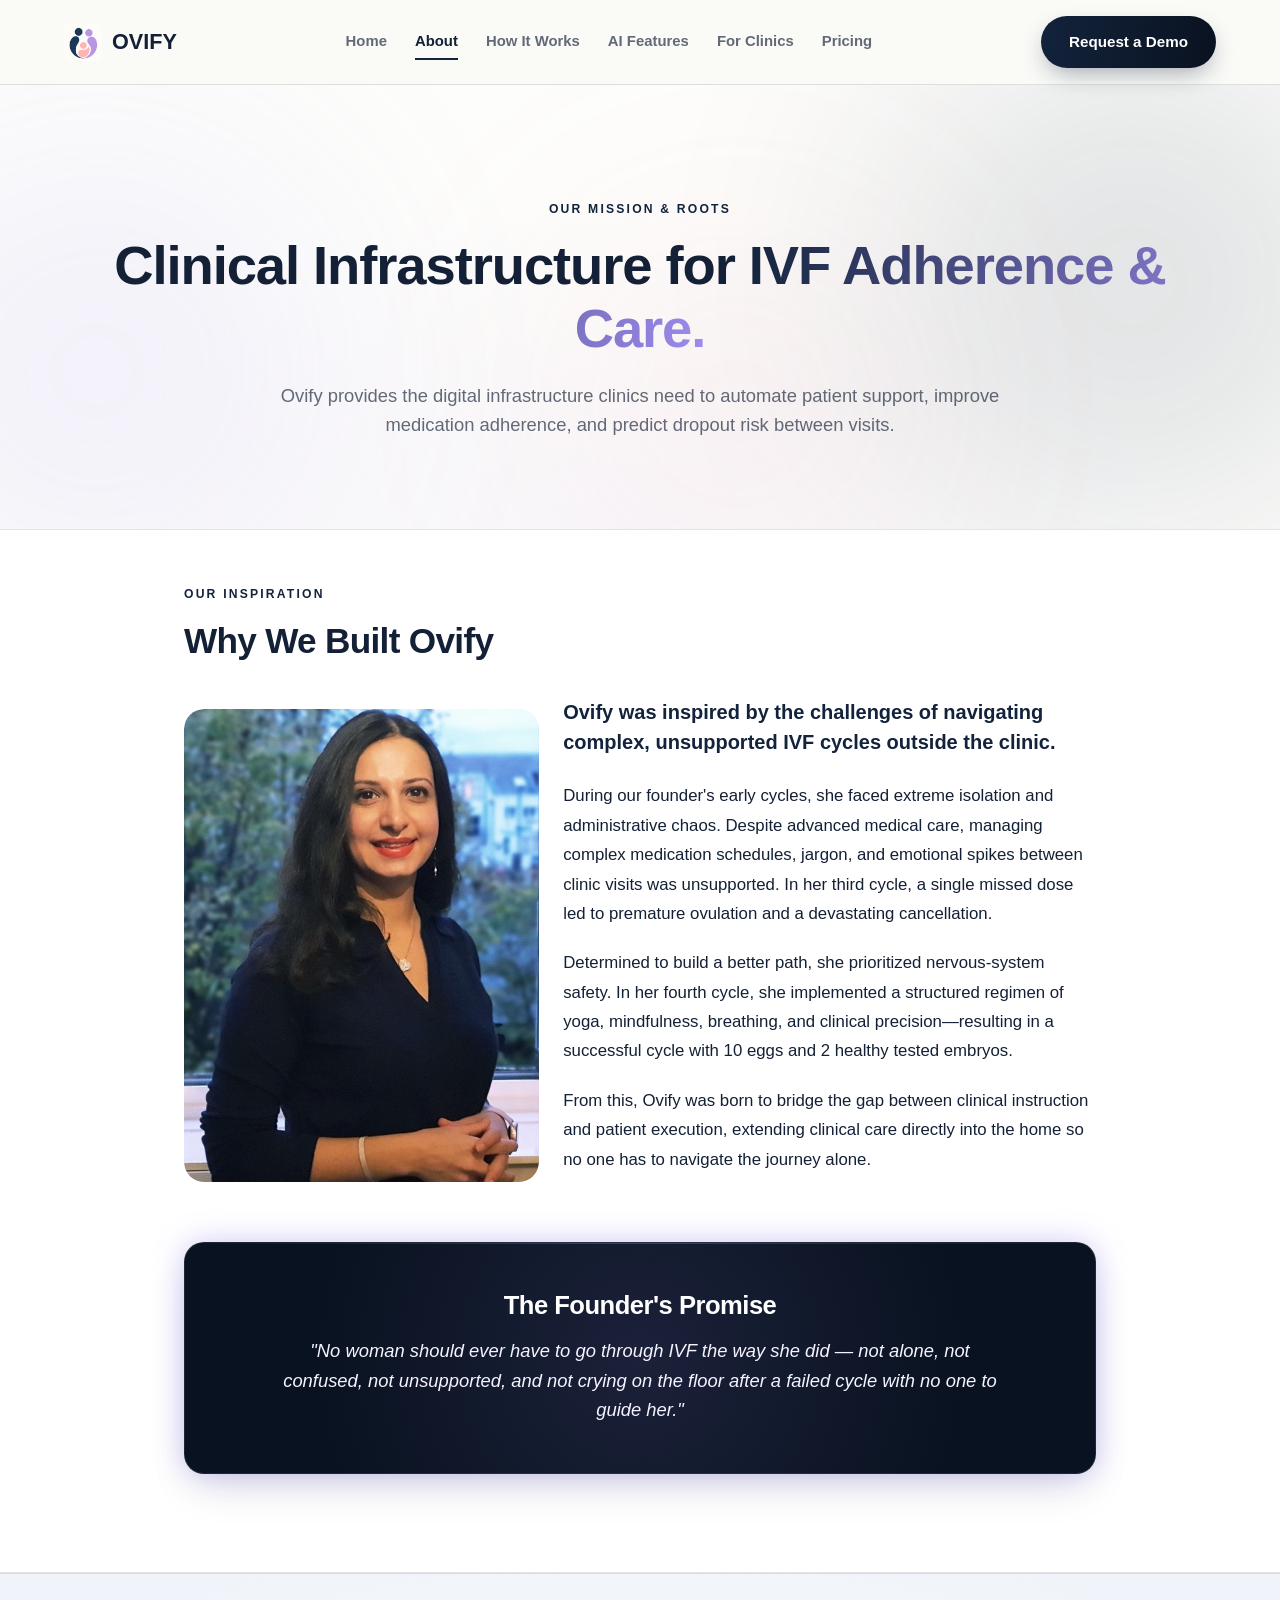
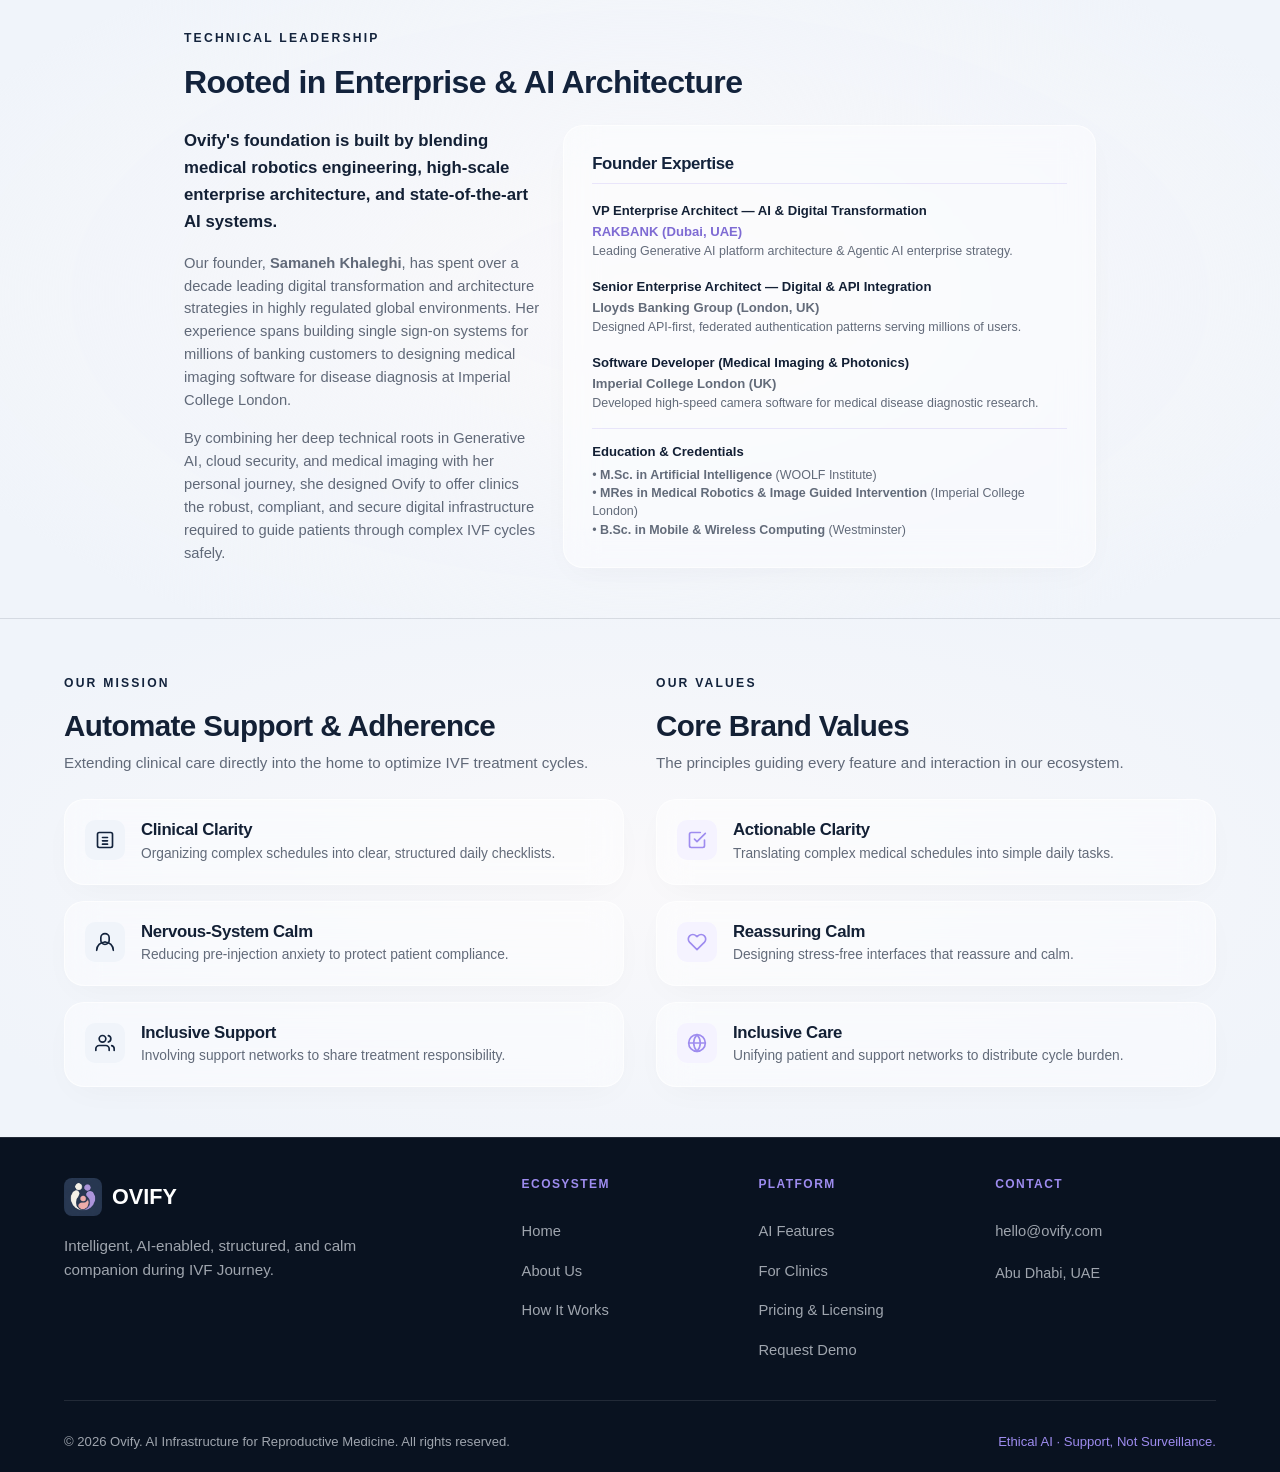
<file: about.html>
<!DOCTYPE html>
<html lang="en">
<head>
  <meta charset="UTF-8" />
  <meta name="viewport" content="width=device-width, initial-scale=1.0" />
  <title>About Ovify | Improving IVF Patient Adherence & Care</title>
  <meta name="description" content="Read the story behind Ovify. We build clinical B2B SaaS infrastructure to automate patient coordination and ease the emotional journey of IVF." />
  <meta name="keywords" content="about Ovify, fertility SaaS, IVF support platform, health tech GCC" />
  <meta name="robots" content="index, follow" />
  <link rel="canonical" href="https://www.ovify.com/about.html" />

  <!-- Open Graph / Facebook -->
  <meta property="og:type" content="website" />
  <meta property="og:url" content="https://www.ovify.com/about.html" />
  <meta property="og:title" content="About Ovify | Improving IVF Patient Adherence & Care" />
  <meta property="og:description" content="Read the story behind Ovify. We build clinical B2B SaaS infrastructure to automate patient coordination and ease the emotional journey of IVF." />
  <meta property="og:image" content="https://www.ovify.com/assets/Logo-OvaSync.jpg" />

  <!-- Twitter -->
  <meta property="twitter:card" content="summary_large_image" />
  <meta property="twitter:url" content="https://www.ovify.com/about.html" />
  <meta property="twitter:title" content="About Ovify | Improving IVF Patient Adherence & Care" />
  <meta property="twitter:description" content="Read the story behind Ovify. We build clinical B2B SaaS infrastructure to automate patient coordination and ease the emotional journey of IVF." />
  <meta property="twitter:image" content="https://www.ovify.com/assets/Logo-OvaSync.jpg" />
  <!-- Security Headers -->
  <meta http-equiv="X-Content-Type-Options" content="nosniff" />
  <meta http-equiv="X-Frame-Options" content="DENY" />
  <meta name="referrer" content="strict-origin-when-cross-origin" />
  <meta http-equiv="Permissions-Policy" content="camera=(), microphone=(), geolocation=(), payment=()" />
  <meta http-equiv="Content-Security-Policy" content="default-src 'self'; script-src 'self' 'unsafe-inline'; style-src 'self' 'unsafe-inline' https://fonts.googleapis.com; font-src 'self' https://fonts.gstatic.com; img-src 'self' data: https:; connect-src 'self';" />
  
  
  
  

  <link rel="preconnect" href="https://fonts.googleapis.com" />
  <link rel="preconnect" href="https://fonts.gstatic.com" crossorigin />
  <link href="https://fonts.googleapis.com/css2?family=DM+Sans:wght@500;600;700&family=Manrope:wght@400;500;600;700&family=Inter:wght@400;500;600&display=swap" rel="stylesheet" />

  <link rel="stylesheet" href="style.css" />

  <style>
    /* About-specific styles */
    .about-hero {
      position: relative;
      overflow: hidden;
      padding: 110px 0 90px;
      text-align: center;
      background: radial-gradient(700px 450px at 50% 100%, rgba(158, 140, 239, 0.06), transparent 75%);
    }

    .about-hero h1 {
      font-size: clamp(2.2rem, 4.5vw, 3.4rem);
      margin-bottom: 20px;
    }

    .about-hero .sub {
      font-size: 1.15rem;
      color: var(--text-dim-dark);
      max-width: 760px;
      margin: 0 auto;
    }

    /* Brand Story narrative section */
    .story-section {
      background: var(--white);
      padding: 50px 0;
      border-top: 1px solid var(--line-dark);
      border-bottom: 1px solid var(--line-dark);
    }

    .story-container {
      max-width: 960px;
      margin: 0 auto;
    }

    .founder-grid {
      display: grid;
      grid-template-columns: 0.8fr 1.2fr;
      gap: 24px;
      align-items: center;
      margin-bottom: 20px;
    }

    .founder-photo-ph {
      border: 2px dashed rgba(19, 35, 60, 0.3);
      background: var(--navy-light);
      border-radius: var(--radius);
      aspect-ratio: 3 / 4;
      display: flex;
      flex-direction: column;
      align-items: center;
      justify-content: center;
      text-align: center;
      padding: 24px;
      color: var(--text-dim-dark);
    }

    .founder-photo-ph .icon {
      font-size: 2.2rem;
      margin-bottom: 12px;
      opacity: 0.7;
    }

    @media (max-width: 768px) {
      .founder-grid {
        grid-template-columns: 1fr;
        gap: 32px;
      }
      .founder-photo-ph {
        max-width: 320px;
        margin: 0 auto;
      }
    }

    .story-lead {
      font-size: 1.25rem;
      color: var(--navy);
      font-weight: 600;
      margin-bottom: 24px;
      line-height: 1.5;
    }

    .story-p {
      font-size: 1.05rem;
      color: var(--text-dark);
      margin-bottom: 20px;
      line-height: 1.75;
    }

    .story-emphasis {
      font-size: 1.2rem;
      font-weight: 700;
      color: var(--text-dark);
      margin: 32px 0 20px;
    }

    .bali-box {
      background: var(--navy-light);
      border-radius: 18px;
      padding: 30px;
      margin: 36px 0;
      border-left: 4px solid var(--navy);
    }

    .bali-box h4 {
      margin-bottom: 12px;
      color: var(--navy-deep);
    }

    .promise-banner {
      background: radial-gradient(circle at 50% 50%, rgba(158, 140, 239, 0.12) 0%, transparent 70%), linear-gradient(135deg, var(--navy-deep), var(--dark-slate));
      color: var(--text-light);
      border-radius: var(--radius);
      padding: 48px 32px;
      text-align: center;
      margin: 48px 0;
      border: 1px solid rgba(255, 255, 255, 0.09);
      box-shadow: 0 20px 45px -12px rgba(19, 32, 53, 0.15), var(--glow-lavender);
      position: relative;
      overflow: hidden;
    }

    .promise-banner::before {
      content: '';
      position: absolute;
      top: 0;
      left: 0;
      right: 0;
      height: 1px;
      background: linear-gradient(90deg, transparent, rgba(158, 140, 239, 0.3), transparent);
    }

    .promise-banner h3 {
      font-size: 1.6rem;
      margin-bottom: 16px;
      color: var(--white);
      position: relative;
      z-index: 2;
    }

    .promise-banner p {
      font-size: 1.15rem;
      font-style: italic;
      color: var(--lavender-light);
      position: relative;
      z-index: 2;
      max-width: 740px;
      margin: 0 auto;
      line-height: 1.6;
    }

    .story-grid-values {
      display: grid;
      grid-template-columns: repeat(2, 1fr);
      gap: 16px;
      margin-top: 24px;
    }

    .story-value-item {
      display: flex;
      align-items: center;
      gap: 10px;
      font-family: var(--data);
      font-size: 0.92rem;
      background: var(--ivory);
      padding: 12px 16px;
      border-radius: 10px;
      border: 1px solid var(--line-dark);
    }

    /* Brand values grid */
    .values-grid {
      display: grid;
      grid-template-columns: repeat(3, 1fr);
      gap: 20px;
      margin-top: 20px;
    }

    .value-card {
      border: 1px solid var(--line-dark);
      background: var(--white);
      border-radius: 16px;
      padding: 24px;
      transition: all 0.2s ease;
    }

    .value-card:hover {
      border-color: var(--navy);
      transform: translateY(-3px);
    }

    .value-card h4 {
      font-size: 1.15rem;
      margin-bottom: 8px;
      color: var(--navy-deep);
    }

    .value-card p {
      font-size: 0.9rem;
      color: var(--text-dim-dark);
    }

    /* Dual Burden Section */
    .dual-grid {
      display: grid;
      grid-template-columns: 1fr 1fr;
      gap: 40px;
      margin-top: 20px;
    }

    .burden-card {
      padding: 32px;
      border-radius: var(--radius);
      border: 1px solid var(--line-dark);
    }

    .burden-card.patient {
      background: var(--lavender-light);
      border-color: rgba(158, 140, 239, 0.2);
    }

    .burden-card.clinic {
      background: var(--navy-light);
      border-color: rgba(19, 35, 60, 0.2);
    }

    .burden-card h3 {
      font-size: 1.4rem;
      margin-bottom: 18px;
    }

    .burden-list {
      list-style: none;
      padding: 0;
    }

    .burden-list li {
      margin-bottom: 16px;
      font-size: 0.95rem;
    }

    .burden-list li strong {
      display: block;
      margin-bottom: 2px;
      color: var(--text-dark);
    }

    @media (max-width: 768px) {
      .story-grid-values {
        grid-template-columns: 1fr;
      }
      .values-grid {
        grid-template-columns: 1fr;
      }
      .dual-grid {
        grid-template-columns: 1fr;
      }
    }
  </style>
</head>
<body>

  <!-- ===== HEADER ===== -->
  <header id="header">
    <div class="wrap nav">
      <a href="index.html" class="brand">
        <img src="assets/Logo-OvaSync.jpg" alt="Ovify logo" />
        OVIFY
      </a>
      <nav class="nav-links">
        <a href="index.html">Home</a>
        <a href="about.html" class="active">About</a>
        <a href="how-it-works.html">How It Works</a>
        <a href="ai-features.html">AI Features</a>
        <a href="for-clinics.html">For Clinics</a>
        <a href="pricing.html">Pricing</a>
      </nav>
      <a href="contact.html" class="btn btn-primary">Request a Demo</a>
      <button class="burger" id="burger">☰</button>
    </div>
  </header>
  <div class="mmenu" id="mmenu">
    <a href="index.html">Home</a>
    <a href="about.html" class="active">About</a>
    <a href="how-it-works.html">How It Works</a>
    <a href="ai-features.html">AI Features</a>
    <a href="for-clinics.html">For Clinics</a>
    <a href="pricing.html">Pricing</a>
    <a href="contact.html">Request a Demo</a>
  </div>

  <!-- ===== HERO SECTION ===== -->
  <section class="about-hero">
    <!-- Glowing background mesh blobs -->
    <div class="hero-glow-blob blob-1"></div>
    <div class="hero-glow-blob blob-2"></div>
    <div class="hero-glow-blob blob-3"></div>
    <div class="wrap reveal" style="position: relative; z-index: 1;">
      <span class="eyebrow">Our Mission &amp; Roots</span>
      <h1>Clinical Infrastructure for <span class="grad-text">IVF Adherence &amp; Care.</span></h1>
      <p class="sub">Ovify provides the digital infrastructure clinics need to automate patient support, improve medication adherence, and predict dropout risk between visits.</p>
    </div>
  </section>

  <!-- ===== BRAND STORY NARRATIVE ===== -->
    <!-- ===== BRAND STORY NARRATIVE ===== -->
  <section class="story-section">
    <div class="wrap story-container">
      <div class="reveal">
        <span class="eyebrow">Our Inspiration</span>
        <h2 style="font-size: 2.2rem; margin-bottom: 36px;">Why We Built Ovify</h2>

        <div class="founder-grid">
          <!-- Founder Photo Portrait -->
          <div class="founder-photo-ph" style="padding: 0; border: none; overflow: hidden;">
            <img src="assets/Headshot.png" alt="Samaneh Khaleghi, Founder & CEO of Ovify" style="width: 100%; height: 100%; object-fit: cover; border-radius: var(--radius); box-shadow: 0 16px 36px -12px rgba(19, 32, 53, 0.15);" />
          </div>

          <!-- Condensed Story -->
          <div>
            <p class="story-lead">Ovify was inspired by the challenges of navigating complex, unsupported IVF cycles outside the clinic.</p>

            <p class="story-p">During our founder's early cycles, she faced extreme isolation and administrative chaos. Despite advanced medical care, managing complex medication schedules, jargon, and emotional spikes between clinic visits was unsupported. In her third cycle, a single missed dose led to premature ovulation and a devastating cancellation.</p>

            <p class="story-p">Determined to build a better path, she prioritized nervous-system safety. In her fourth cycle, she implemented a structured regimen of yoga, mindfulness, breathing, and clinical precision—resulting in a successful cycle with 10 eggs and 2 healthy tested embryos.</p>

            <p class="story-p">From this, Ovify was born to bridge the gap between clinical instruction and patient execution, extending clinical care directly into the home so no one has to navigate the journey alone.</p>
          </div>
        </div>

        <div class="promise-banner">
          <h3>The Founder's Promise</h3>
          <p>"No woman should ever have to go through IVF the way she did — not alone, not confused, not unsupported, and not crying on the floor after a failed cycle with no one to guide her."</p>
        </div>


      </div>
    </div>
  </section>

  <!-- ===== FOUNDER EXPERIENCE SECTION ===== -->
  <section class="alt" style="border-top: 1px solid var(--line-dark); border-bottom: 1px solid var(--line-dark); padding: 50px 0;">
    <div class="wrap" style="max-width: 960px; margin: 0 auto;">
      <div class="reveal">
        <span class="eyebrow">Technical Leadership</span>
        <h2 style="font-size: 2rem; margin-bottom: 24px; color: var(--navy);">Rooted in Enterprise &amp; AI Architecture</h2>

        <div class="founder-grid" style="margin-bottom: 0;">
          <div>
            <p style="font-size: 1.05rem; line-height: 1.6; color: var(--text-dark); font-weight: 600; margin-bottom: 16px;">
              Ovify's foundation is built by blending medical robotics engineering, high-scale enterprise architecture, and state-of-the-art AI systems.
            </p>
            <p style="font-size: 0.92rem; line-height: 1.55; color: var(--text-dim-dark); margin-bottom: 16px;">
              Our founder, <strong>Samaneh Khaleghi</strong>, has spent over a decade leading digital transformation and architecture strategies in highly regulated global environments. Her experience spans building single sign-on systems for millions of banking customers to designing medical imaging software for disease diagnosis at Imperial College London.
            </p>
            <p style="font-size: 0.92rem; line-height: 1.55; color: var(--text-dim-dark);">
              By combining her deep technical roots in Generative AI, cloud security, and medical imaging with her personal journey, she designed Ovify to offer clinics the robust, compliant, and secure digital infrastructure required to guide patients through complex IVF cycles safely.
            </p>
          </div>

          <div class="card" style="text-align: left; padding: 28px;">
            <h4 style="font-size: 1.05rem; color: var(--navy); margin-bottom: 16px; border-bottom: 1px solid rgba(158, 140, 239, 0.2); padding-bottom: 10px; font-weight: 700;">Founder Expertise</h4>

            <div style="display: flex; flex-direction: column; gap: 14px; font-size: 0.82rem;">
              <div>
                <div style="font-weight: 700; color: var(--text-dark);">VP Enterprise Architect — AI &amp; Digital Transformation</div>
                <div style="color: var(--lavender-deep); font-weight: 600;">RAKBANK (Dubai, UAE)</div>
                <div style="font-size: 0.78rem; color: var(--text-dim-dark);">Leading Generative AI platform architecture &amp; Agentic AI enterprise strategy.</div>
              </div>

              <div>
                <div style="font-weight: 700; color: var(--text-dark);">Senior Enterprise Architect — Digital &amp; API Integration</div>
                <div style="color: var(--text-dim-dark); font-weight: 600;">Lloyds Banking Group (London, UK)</div>
                <div style="font-size: 0.78rem; color: var(--text-dim-dark);">Designed API-first, federated authentication patterns serving millions of users.</div>
              </div>

              <div>
                <div style="font-weight: 700; color: var(--text-dark);">Software Developer (Medical Imaging &amp; Photonics)</div>
                <div style="color: var(--text-dim-dark); font-weight: 600;">Imperial College London (UK)</div>
                <div style="font-size: 0.78rem; color: var(--text-dim-dark);">Developed high-speed camera software for medical disease diagnostic research.</div>
              </div>

              <div style="border-top: 1px solid rgba(158, 140, 239, 0.2); padding-top: 12px;">
                <div style="font-weight: 700; color: var(--text-dark);">Education &amp; Credentials</div>
                <div style="font-size: 0.78rem; color: var(--text-dim-dark); margin-top: 4px; line-height: 1.45;">
                  • <strong>M.Sc. in Artificial Intelligence</strong> (WOOLF Institute)<br>
                  • <strong>MRes in Medical Robotics &amp; Image Guided Intervention</strong> (Imperial College London)<br>
                  • <strong>B.Sc. in Mobile &amp; Wireless Computing</strong> (Westminster)
                </div>
              </div>
            </div>
          </div>
        </div>
      </div>
    </div>
  </section>

  <!-- ===== OUR MISSION & VALUES ===== -->
  <section class="alt">
    <div class="wrap grid-2" style="align-items: stretch; gap: 32px;">

      <!-- Left Column: Our Mission -->
      <div class="reveal" style="display: flex; flex-direction: column; gap: 16px;">
        <div style="margin-bottom: 8px;">
          <span class="eyebrow">Our Mission</span>
          <h2 style="font-size: 1.85rem; margin-bottom: 8px;">Automate Support &amp; Adherence</h2>
          <p style="color: var(--text-dim-dark); font-size: 0.95rem;">Extending clinical care directly into the home to optimize IVF treatment cycles.</p>
        </div>

        <div class="card" style="display: flex; gap: 16px; align-items: flex-start; padding: 20px;">
          <div class="icon-wrap" style="width: 40px; height: 40px; border-radius: 10px; flex-shrink: 0; margin-bottom: 0; background: var(--navy-light); color: var(--navy); display: flex; align-items: center; justify-content: center;">
            <svg width="20" height="20" viewBox="0 0 24 24" fill="none" stroke="currentColor" stroke-width="2" stroke-linecap="round" stroke-linejoin="round"><rect x="3" y="3" width="18" height="18" rx="2" ry="2"></rect><line x1="9" y1="9" x2="15" y2="9"></line><line x1="9" y1="13" x2="15" y2="13"></line><line x1="9" y1="17" x2="15" y2="17"></line></svg>
          </div>
          <div>
            <h4 style="font-size: 1.05rem; font-weight: 600; margin-bottom: 4px; color: var(--text-dark);">Clinical Clarity</h4>
            <p style="font-size: 0.86rem; color: var(--text-dim-dark); line-height: 1.45;">Organizing complex schedules into clear, structured daily checklists.</p>
          </div>
        </div>

        <div class="card" style="display: flex; gap: 16px; align-items: flex-start; padding: 20px;">
          <div class="icon-wrap" style="width: 40px; height: 40px; border-radius: 10px; flex-shrink: 0; margin-bottom: 0; background: var(--navy-light); color: var(--navy); display: flex; align-items: center; justify-content: center;">
            <svg width="20" height="20" viewBox="0 0 24 24" fill="none" stroke="currentColor" stroke-width="2" stroke-linecap="round" stroke-linejoin="round"><path d="M12 2a5 5 0 0 0-5 5v3a5 5 0 0 0 10 0V7a5 5 0 0 0-5-5z"></path><path d="M12 12a10 10 0 0 0-10 10"></path><path d="M12 12a10 10 0 0 1 10 10"></path></svg>
          </div>
          <div>
            <h4 style="font-size: 1.05rem; font-weight: 600; margin-bottom: 4px; color: var(--text-dark);">Nervous-System Calm</h4>
            <p style="font-size: 0.86rem; color: var(--text-dim-dark); line-height: 1.45;">Reducing pre-injection anxiety to protect patient compliance.</p>
          </div>
        </div>

        <div class="card" style="display: flex; gap: 16px; align-items: flex-start; padding: 20px;">
          <div class="icon-wrap" style="width: 40px; height: 40px; border-radius: 10px; flex-shrink: 0; margin-bottom: 0; background: var(--navy-light); color: var(--navy); display: flex; align-items: center; justify-content: center;">
            <svg width="20" height="20" viewBox="0 0 24 24" fill="none" stroke="currentColor" stroke-width="2" stroke-linecap="round" stroke-linejoin="round"><path d="M17 21v-2a4 4 0 0 0-4-4H5a4 4 0 0 0-4 4v2"></path><circle cx="9" cy="7" r="4"></circle><path d="M23 21v-2a4 4 0 0 0-3-3.87"></path><path d="M16 3.13a4 4 0 0 1 0 7.75"></path></svg>
          </div>
          <div>
            <h4 style="font-size: 1.05rem; font-weight: 600; margin-bottom: 4px; color: var(--text-dark);">Inclusive Support</h4>
            <p style="font-size: 0.86rem; color: var(--text-dim-dark); line-height: 1.45;">Involving support networks to share treatment responsibility.</p>
          </div>
        </div>
      </div>

      <!-- Right Column: Our Values -->
      <div class="reveal" style="display: flex; flex-direction: column; gap: 16px;">
        <div style="margin-bottom: 8px;">
          <span class="eyebrow">Our Values</span>
          <h2 style="font-size: 1.85rem; margin-bottom: 8px;">Core Brand Values</h2>
          <p style="color: var(--text-dim-dark); font-size: 0.95rem;">The principles guiding every feature and interaction in our ecosystem.</p>
        </div>

        <div class="card" style="display: flex; gap: 16px; align-items: flex-start; padding: 20px;">
          <div class="icon-wrap" style="width: 40px; height: 40px; border-radius: 10px; flex-shrink: 0; margin-bottom: 0; background: var(--lavender-light); color: var(--lavender); display: flex; align-items: center; justify-content: center;">
            <svg width="20" height="20" viewBox="0 0 24 24" fill="none" stroke="currentColor" stroke-width="2" stroke-linecap="round" stroke-linejoin="round"><polyline points="9 11 12 14 22 4"></polyline><path d="M21 12v7a2 2 0 0 1-2 2H5a2 2 0 0 1-2-2V5a2 2 0 0 1 2-2h11"></path></svg>
          </div>
          <div>
            <h4 style="font-size: 1.05rem; font-weight: 600; margin-bottom: 4px; color: var(--text-dark);">Actionable Clarity</h4>
            <p style="font-size: 0.86rem; color: var(--text-dim-dark); line-height: 1.45;">Translating complex medical schedules into simple daily tasks.</p>
          </div>
        </div>

        <div class="card" style="display: flex; gap: 16px; align-items: flex-start; padding: 20px;">
          <div class="icon-wrap" style="width: 40px; height: 40px; border-radius: 10px; flex-shrink: 0; margin-bottom: 0; background: var(--lavender-light); color: var(--lavender); display: flex; align-items: center; justify-content: center;">
            <svg width="20" height="20" viewBox="0 0 24 24" fill="none" stroke="currentColor" stroke-width="2" stroke-linecap="round" stroke-linejoin="round"><path d="M20.84 4.61a5.5 5.5 0 0 0-7.78 0L12 5.67l-1.06-1.06a5.5 5.5 0 0 0-7.78 7.78l1.06 1.06L12 21.23l7.78-7.78 1.06-1.06a5.5 5.5 0 0 0 0-7.78z"></path></svg>
          </div>
          <div>
            <h4 style="font-size: 1.05rem; font-weight: 600; margin-bottom: 4px; color: var(--text-dark);">Reassuring Calm</h4>
            <p style="font-size: 0.86rem; color: var(--text-dim-dark); line-height: 1.45;">Designing stress-free interfaces that reassure and calm.</p>
          </div>
        </div>

        <div class="card" style="display: flex; gap: 16px; align-items: flex-start; padding: 20px;">
          <div class="icon-wrap" style="width: 40px; height: 40px; border-radius: 10px; flex-shrink: 0; margin-bottom: 0; background: var(--lavender-light); color: var(--lavender); display: flex; align-items: center; justify-content: center;">
            <svg width="20" height="20" viewBox="0 0 24 24" fill="none" stroke="currentColor" stroke-width="2" stroke-linecap="round" stroke-linejoin="round"><circle cx="12" cy="12" r="10"></circle><line x1="2" y1="12" x2="22" y2="12"></line><path d="M12 2a15.3 15.3 0 0 1 4 10 15.3 15.3 0 0 1-4 10 15.3 15.3 0 0 1-4-10 15.3 15.3 0 0 1 4-10z"></path></svg>
          </div>
          <div>
            <h4 style="font-size: 1.05rem; font-weight: 600; margin-bottom: 4px; color: var(--text-dark);">Inclusive Care</h4>
            <p style="font-size: 0.86rem; color: var(--text-dim-dark); line-height: 1.45;">Unifying patient and support networks to distribute cycle burden.</p>
          </div>
        </div>
      </div>

    </div>
  </section>

  <!-- ===== FOOTER ===== -->
  <footer>
    <div class="wrap">
      <div class="foot-grid">
        <div>
          <a href="index.html" class="brand">
            <img src="assets/Logo-BlueBackground.jpg" alt="Ovify logo" />
            OVIFY
          </a>
          <p class="foot-about">Intelligent, AI-enabled, structured, and calm companion during IVF Journey.</p>
        </div>
        <div class="foot-col">
          <h4>Ecosystem</h4>
          <a href="index.html">Home</a>
          <a href="about.html">About Us</a>
          <a href="how-it-works.html">How It Works</a>
        </div>
        <div class="foot-col">
          <h4>Platform</h4>
          <a href="ai-features.html">AI Features</a>
          <a href="for-clinics.html">For Clinics</a>
          <a href="pricing.html">Pricing & Licensing</a>
          <a href="contact.html">Request Demo</a>
        </div>
        <div class="foot-col">
          <h4>Contact</h4>
          <a href="mailto:hello@ovify.com">hello@ovify.com</a>
          <p style="font-size: 0.9rem; color: var(--text-dim-light); margin-top: 10px;">Abu Dhabi, UAE</p>
        </div>
      </div>
      <div class="foot-bottom">
        <span>© 2026 Ovify. AI Infrastructure for Reproductive Medicine. All rights reserved.</span>
        <span>Ethical AI · Support, Not Surveillance.</span>
      </div>
    </div>
  </footer>

  <script>
    // Header shadow on scroll
    const header = document.getElementById('header');
    window.addEventListener('scroll', () => {
      header.classList.toggle('scrolled', window.scrollY > 10);
    });

    // Mobile menu toggle
    const burger = document.getElementById('burger');
    const mmenu = document.getElementById('mmenu');
    burger.onclick = () => mmenu.classList.toggle('open');
    mmenu.querySelectorAll('a').forEach(link => {
      link.onclick = () => mmenu.classList.remove('open');
    });

    // Scroll Reveal Intersection Observer
    const io = new IntersectionObserver((entries) => {
      entries.forEach(entry => {
        if (entry.isIntersecting) {
          entry.target.classList.add('in');
          io.unobserve(entry.target);
        }
      });
    }, { threshold: 0.1 });
    document.querySelectorAll('.reveal').forEach(el => io.observe(el));
  </script>
</body>
</html>
</file>
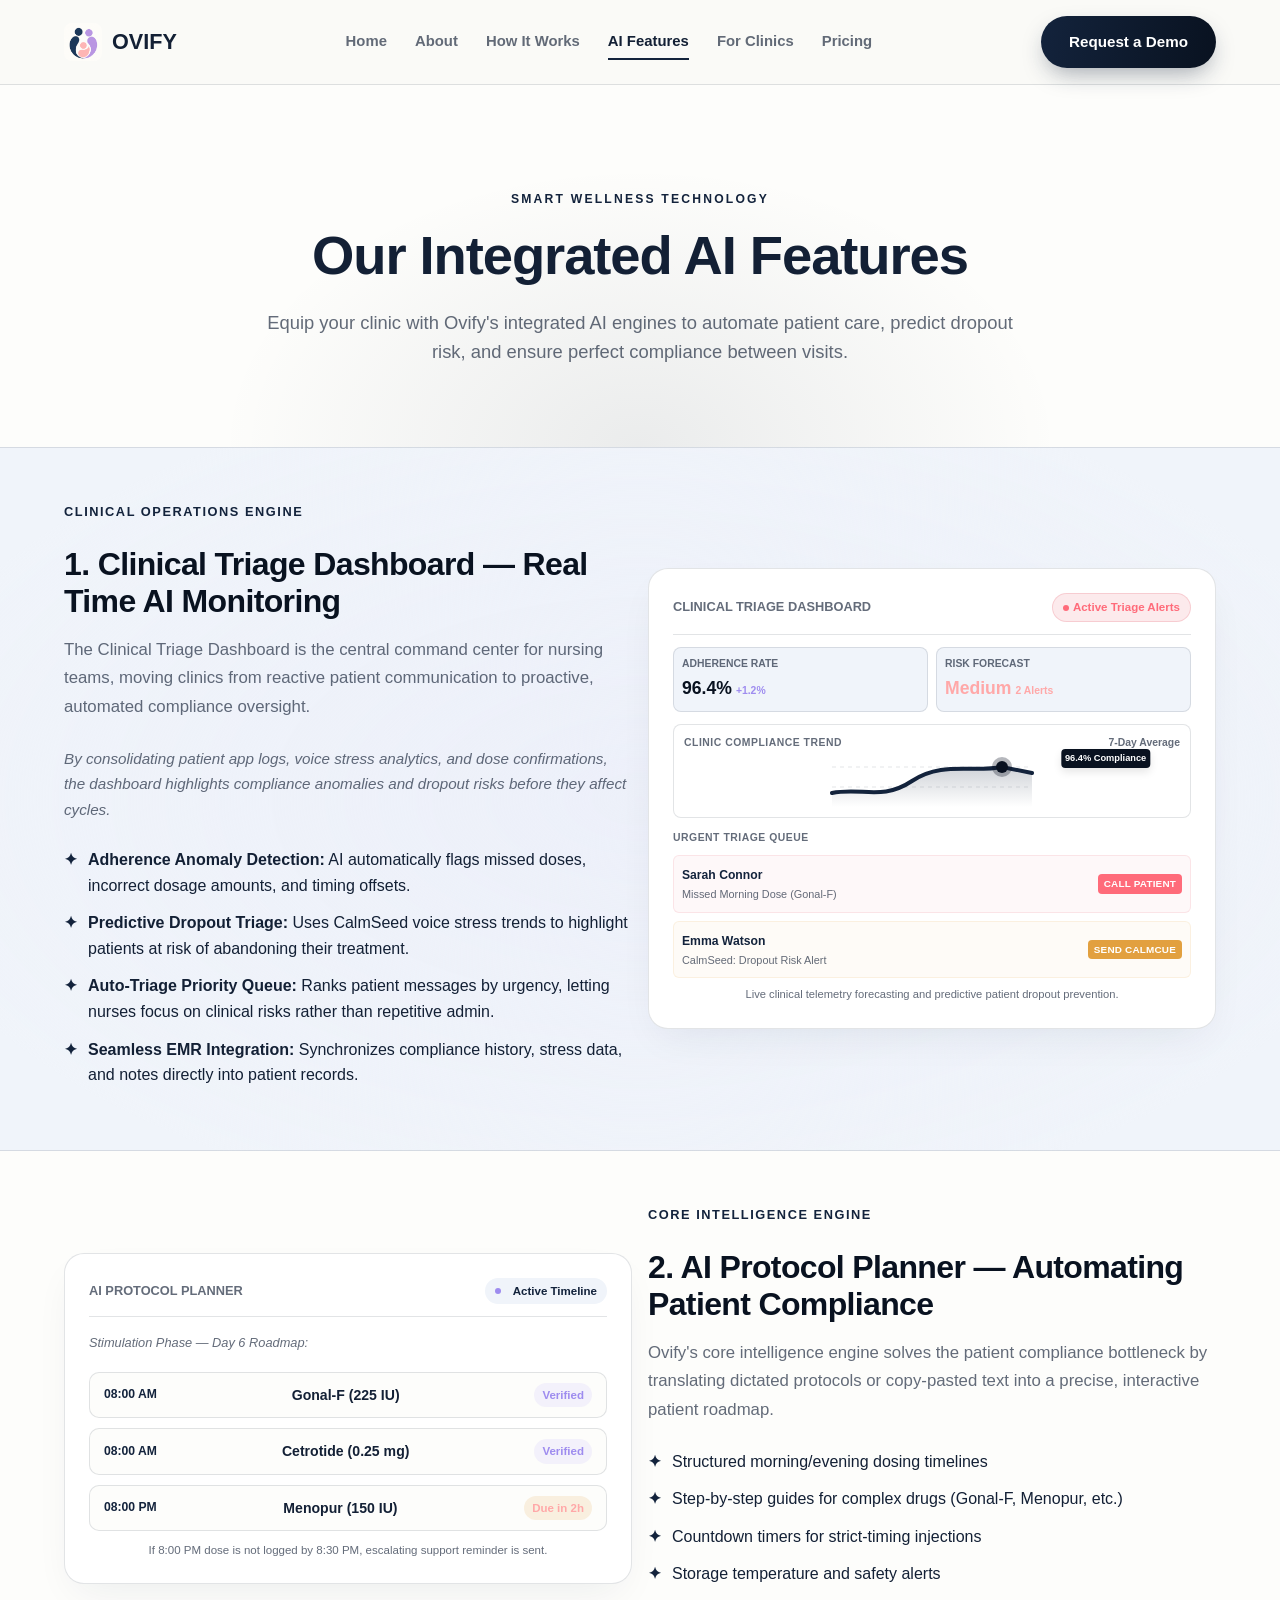
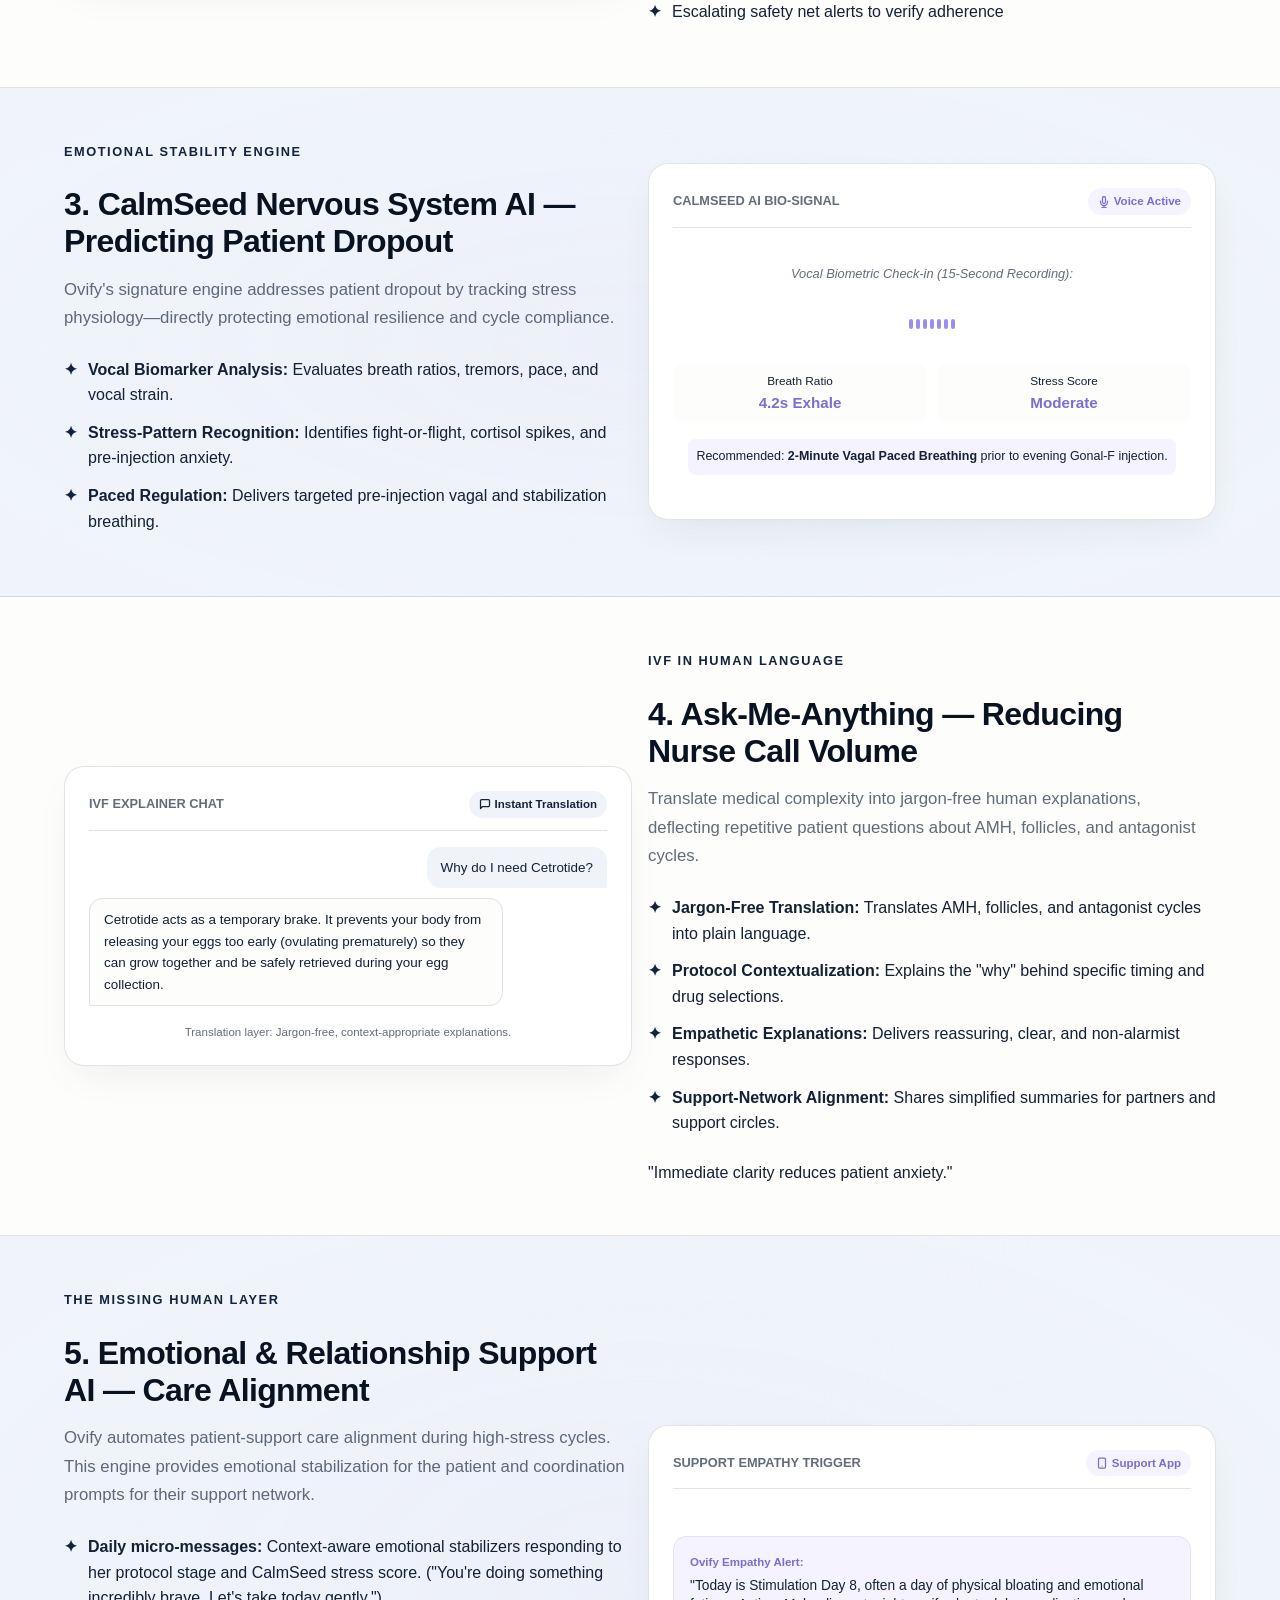
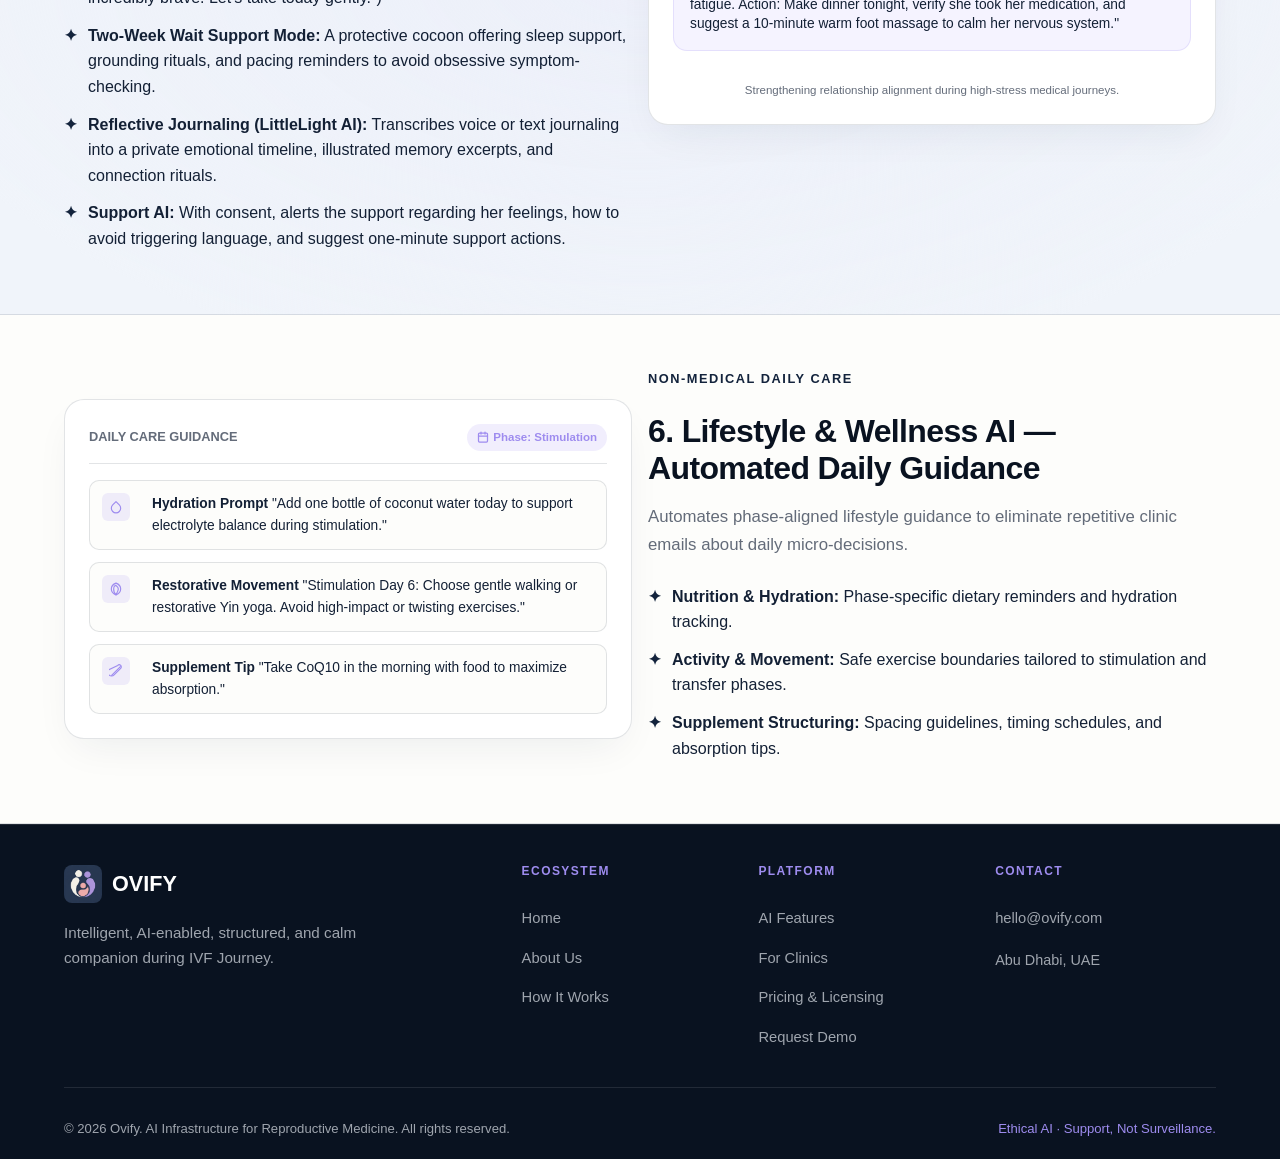
<file: ai-features.html>
<!DOCTYPE html>
<html lang="en">
<head>
  <meta charset="UTF-8" />
  <meta name="viewport" content="width=device-width, initial-scale=1.0" />
  <title>Ovify AI Features | Intelligent IVF Adherence & Triage</title>
  <meta name="description" content="Explore Ovify's non-diagnostic AI features: smart protocol planning, patient check-ins, automated WhatsApp alerts, and nurse dashboard triage." />
  <meta name="keywords" content="AI health tech, IVF triage software, patient check-in AI, health alerts" />
  <meta name="robots" content="index, follow" />
  <link rel="canonical" href="https://www.ovify.com/ai-features.html" />

  <!-- Open Graph / Facebook -->
  <meta property="og:type" content="website" />
  <meta property="og:url" content="https://www.ovify.com/ai-features.html" />
  <meta property="og:title" content="Ovify AI Features | Intelligent IVF Adherence & Triage" />
  <meta property="og:description" content="Explore Ovify's non-diagnostic AI features: smart protocol planning, patient check-ins, automated WhatsApp alerts, and nurse dashboard triage." />
  <meta property="og:image" content="https://www.ovify.com/assets/Logo-OvaSync.jpg" />

  <!-- Twitter -->
  <meta property="twitter:card" content="summary_large_image" />
  <meta property="twitter:url" content="https://www.ovify.com/ai-features.html" />
  <meta property="twitter:title" content="Ovify AI Features | Intelligent IVF Adherence & Triage" />
  <meta property="twitter:description" content="Explore Ovify's non-diagnostic AI features: smart protocol planning, patient check-ins, automated WhatsApp alerts, and nurse dashboard triage." />
  <meta property="twitter:image" content="https://www.ovify.com/assets/Logo-OvaSync.jpg" />
  <!-- Security Headers -->
  <meta http-equiv="X-Content-Type-Options" content="nosniff" />
  <meta http-equiv="X-Frame-Options" content="DENY" />
  <meta name="referrer" content="strict-origin-when-cross-origin" />
  <meta http-equiv="Permissions-Policy" content="camera=(), microphone=(), geolocation=(), payment=()" />
  <meta http-equiv="Content-Security-Policy" content="default-src 'self'; script-src 'self' 'unsafe-inline'; style-src 'self' 'unsafe-inline' https://fonts.googleapis.com; font-src 'self' https://fonts.gstatic.com; img-src 'self' data: https:; connect-src 'self';" />
  
  
  
  

  <link rel="preconnect" href="https://fonts.googleapis.com" />
  <link rel="preconnect" href="https://fonts.gstatic.com" crossorigin />
  <link href="https://fonts.googleapis.com/css2?family=DM+Sans:wght@500;600;700&family=Manrope:wght@400;500;600;700&family=Inter:wght@400;500;600&display=swap" rel="stylesheet" />

  <link rel="stylesheet" href="style.css" />

  <style>
    /* AI Features specific styles */
    .ai-hero {
      padding: 100px 0 80px;
      text-align: center;
      background: radial-gradient(600px 400px at 50% 100%, rgba(19, 35, 60, 0.08), transparent 70%);
    }

    .ai-hero h1 {
      font-size: clamp(2.2rem, 4.5vw, 3.4rem);
      margin-bottom: 20px;
    }

    .ai-hero .sub {
      font-size: 1.15rem;
      color: var(--text-dim-dark);
      max-width: 760px;
      margin: 0 auto;
    }

    /* Feature Section layouts */
    .feature-item {
      padding: 50px 0;
      border-bottom: 1px solid var(--line-dark);
    }

    .feature-item:last-child {
      border-bottom: none;
    }

    .feature-item.alt {
      background-color: var(--navy-light);
    }

    .feature-item h2 {
      font-size: 2rem;
      margin-bottom: 16px;
      color: var(--navy-deep);
    }

    .feature-item .tagline {
      font-family: var(--data);
      font-size: 0.8rem;
      font-weight: 700;
      text-transform: uppercase;
      letter-spacing: 0.12em;
      color: var(--navy);
      margin-bottom: 24px;
      display: inline-block;
    }

    .feature-desc {
      font-size: 1.05rem;
      color: var(--text-dim-dark);
      margin-bottom: 24px;
      line-height: 1.7;
    }

    .feature-bullets {
      list-style: none;
      padding: 0;
    }

    .feature-bullets li {
      margin-bottom: 12px;
      padding-left: 24px;
      position: relative;
    }

    .feature-bullets li::before {
      content: "✦";
      color: var(--navy);
      position: absolute;
      left: 0;
      font-weight: bold;
    }

    /* Interactive Simulator widgets */
    .widget-box {
      background: var(--white);
      border: 1px solid var(--line-dark);
      border-radius: var(--radius);
      padding: 24px;
      box-shadow: 0 16px 40px -12px rgba(19, 35, 60, 0.08);
      min-height: 300px;
      display: flex;
      flex-direction: column;
      justify-content: space-between;
    }

    .widget-header {
      display: flex;
      align-items: center;
      justify-content: space-between;
      border-bottom: 1px solid var(--line-dark);
      padding-bottom: 12px;
      margin-bottom: 16px;
      font-family: var(--data);
      font-size: 0.8rem;
      font-weight: 600;
      color: var(--text-dim-dark);
    }

    .widget-indicator {
      display: flex;
      align-items: center;
      gap: 6px;
      padding: 4px 10px;
      border-radius: 99px;
      background: var(--navy-light);
      color: var(--navy);
      font-size: 0.72rem;
    }

    /* 1. Protocol Planner simulation */
    .planner-view {
      display: flex;
      flex-direction: column;
      gap: 10px;
      flex-grow: 1;
    }

    .planner-card-item {
      display: flex;
      justify-content: space-between;
      align-items: center;
      background: var(--ivory);
      border: 1px solid var(--line-dark);
      border-radius: 10px;
      padding: 10px 14px;
    }

    .planner-card-item .time {
      font-size: 0.76rem;
      font-family: var(--data);
      font-weight: bold;
      color: var(--navy);
    }

    .planner-card-item .med {
      font-size: 0.88rem;
      font-weight: 600;
    }

    .planner-card-item .status {
      font-size: 0.72rem;
      padding: 3px 8px;
      border-radius: 99px;
      font-weight: bold;
    }

    /* 2. CalmSeed waveform simulation */
    .calmseed-view {
      flex-grow: 1;
      display: flex;
      flex-direction: column;
      justify-content: center;
      align-items: center;
      gap: 16px;
      padding: 20px 0;
    }

    .waveform {
      display: flex;
      align-items: center;
      gap: 3px;
      height: 48px;
    }

    .waveform span {
      width: 4px;
      border-radius: 99px;
      background: var(--lavender);
      height: 10px;
      animation: wave 1.2s infinite ease-in-out;
    }

    .waveform span:nth-child(2) { animation-delay: 0.15s; }
    .waveform span:nth-child(3) { animation-delay: 0.3s; }
    .waveform span:nth-child(4) { animation-delay: 0.45s; }
    .waveform span:nth-child(5) { animation-delay: 0.6s; }
    .waveform span:nth-child(6) { animation-delay: 0.3s; }
    .waveform span:nth-child(7) { animation-delay: 0.15s; }

    @keyframes wave {
      0%, 100% { height: 10px; }
      50% { height: 44px; }
    }

    .calmseed-stats {
      width: 100%;
      display: grid;
      grid-template-columns: 1fr 1fr;
      gap: 10px;
      text-align: center;
    }

    .calmseed-stat-box {
      background: var(--ivory);
      border-radius: 8px;
      padding: 8px;
      font-family: var(--data);
      font-size: 0.74rem;
    }

    .calmseed-stat-box span {
      display: block;
      font-size: 0.95rem;
      font-weight: bold;
      color: var(--lavender-deep);
    }

    /* 3. AMA chatbot simulation */
    .ama-view {
      flex-grow: 1;
      display: flex;
      flex-direction: column;
      gap: 10px;
    }

    .ama-bubble {
      max-width: 80%;
      padding: 10px 14px;
      border-radius: 14px;
      font-size: 0.84rem;
    }

    .ama-bubble.user {
      align-self: flex-end;
      background: var(--navy-light);
      color: var(--text-dark);
      border-bottom-right-radius: 2px;
    }

    .ama-bubble.ai {
      align-self: flex-start;
      background: var(--ivory);
      border: 1px solid var(--line-dark);
      border-bottom-left-radius: 2px;
    }

    /* 4. Lifestyle & Wellness daily recommendations */
    .wellness-view {
      flex-grow: 1;
      display: flex;
      flex-direction: column;
      gap: 12px;
    }

    .wellness-tip {
      background: var(--ivory);
      border: 1px solid var(--line-dark);
      border-radius: 10px;
      padding: 12px;
      display: flex;
      align-items: flex-start;
      gap: 10px;
      font-size: 0.86rem;
    }

    .wellness-tip .emoji {
      font-size: 1.2rem;
    }

    /* 5. Message popup simulation */
    .message-view {
      flex-grow: 1;
      display: flex;
      flex-direction: column;
      gap: 16px;
      justify-content: center;
    }

    .message-bubble {
      border: 1px solid rgba(158, 140, 239, 0.2);
      background: var(--lavender-light);
      border-radius: 14px;
      padding: 16px;
      position: relative;
    }

    .message-bubble .from {
      font-family: var(--data);
      font-size: 0.72rem;
      font-weight: bold;
      color: var(--lavender-deep);
      margin-bottom: 4px;
      display: block;
    }

    .message-bubble p {
      font-size: 0.86rem;
      line-height: 1.4;
      color: var(--text-dark);
    }

    @media (max-width: 992px) {
      .feature-item .grid-2 {
        grid-template-columns: 1fr;
        gap: 32px;
      }
      .feature-item .grid-2 > div:nth-child(2) {
        order: 2;
      }
    }
  </style>
</head>
<body>

  <!-- ===== HEADER ===== -->
  <header id="header">
    <div class="wrap nav">
      <a href="index.html" class="brand">
        <img src="assets/Logo-OvaSync.jpg" alt="Ovify logo" />
        OVIFY
      </a>
      <nav class="nav-links">
        <a href="index.html">Home</a>
        <a href="about.html">About</a>
        <a href="how-it-works.html">How It Works</a>
        <a href="ai-features.html" class="active">AI Features</a>
        <a href="for-clinics.html">For Clinics</a>
        <a href="pricing.html">Pricing</a>
      </nav>
      <a href="contact.html" class="btn btn-primary">Request a Demo</a>
      <button class="burger" id="burger">☰</button>
    </div>
  </header>
  <div class="mmenu" id="mmenu">
    <a href="index.html">Home</a>
    <a href="about.html">About</a>
    <a href="how-it-works.html">How It Works</a>
    <a href="ai-features.html" class="active">AI Features</a>
    <a href="for-clinics.html">For Clinics</a>
    <a href="pricing.html">Pricing</a>
    <a href="contact.html">Request a Demo</a>
  </div>

  <!-- ===== HERO SECTION ===== -->
  <section class="ai-hero">
    <div class="wrap reveal">
      <span class="eyebrow">Smart Wellness Technology</span>
      <h1>Our Integrated AI Features</h1>
      <p class="sub">Equip your clinic with Ovify's integrated AI engines to automate patient care, predict dropout risk, and ensure perfect compliance between visits.</p>
    </div>
  </section>

  <!-- ===== FEATURE 1: CLINICAL TRIAGE DASHBOARD ===== -->
  <section class="feature-item alt" style="border-top: 1px solid var(--line-dark);">
    <div class="wrap grid-2">
      <div class="reveal">
        <span class="tagline">Clinical Operations Engine</span>
        <h2>1. Clinical Triage Dashboard — Real Time AI Monitoring</h2>
        <p class="feature-desc">The Clinical Triage Dashboard is the central command center for nursing teams, moving clinics from reactive patient communication to proactive, automated compliance oversight.</p>
        
        <p class="feature-desc" style="font-size: 0.95rem; font-style: italic;">By consolidating patient app logs, voice stress analytics, and dose confirmations, the dashboard highlights compliance anomalies and dropout risks before they affect cycles.</p>

        <ul class="feature-bullets">
          <li><b>Adherence Anomaly Detection:</b> AI automatically flags missed doses, incorrect dosage amounts, and timing offsets.</li>
          <li><b>Predictive Dropout Triage:</b> Uses CalmSeed voice stress trends to highlight patients at risk of abandoning their treatment.</li>
          <li><b>Auto-Triage Priority Queue:</b> Ranks patient messages by urgency, letting nurses focus on clinical risks rather than repetitive admin.</li>
          <li><b>Seamless EMR Integration:</b> Synchronizes compliance history, stress data, and notes directly into patient records.</li>
        </ul>
      </div>

      <!-- Widget 1 Simulation (Clinical Triage Dashboard) -->
      <div class="widget-box reveal" style="min-height: 350px;">
        <div class="widget-header" style="margin-bottom: 12px;">
          <span>CLINICAL TRIAGE DASHBOARD</span>
          <span class="widget-indicator" style="background: rgba(229, 87, 103, 0.12); color: #ff6b7a; display: inline-flex; align-items: center; gap: 4px; border: 1px solid rgba(229, 87, 103, 0.2);">
            <span style="display: inline-block; width: 6px; height: 6px; border-radius: 50%; background-color: #ff6b7a;"></span>
            Active Triage Alerts
          </span>
        </div>
        <div class="triage-dashboard-view" style="font-family: var(--data); font-size: 0.82rem; text-align: left; display: flex; flex-direction: column; gap: 12px;">
          
          <!-- Clinic Stats Row -->
          <div style="display: grid; grid-template-columns: 1fr 1fr; gap: 8px;">
            <div style="background: var(--navy-light); border: 1px solid var(--line-dark); border-radius: 8px; padding: 8px; display: flex; flex-direction: column; justify-content: center;">
              <span style="font-size: 0.65rem; font-weight: 600; color: var(--text-dim-dark); text-transform: uppercase;">Adherence Rate</span>
              <div style="display: flex; align-items: baseline; gap: 4px; margin-top: 2px;">
                <strong style="font-size: 1.1rem; color: var(--navy-deep);">96.4%</strong>
                <span style="font-size: 0.65rem; color: var(--success); font-weight: 700;">+1.2%</span>
              </div>
            </div>
            <div style="background: var(--navy-light); border: 1px solid var(--line-dark); border-radius: 8px; padding: 8px; display: flex; flex-direction: column; justify-content: center;">
              <span style="font-size: 0.65rem; font-weight: 600; color: var(--text-dim-dark); text-transform: uppercase;">Risk Forecast</span>
              <div style="display: flex; align-items: baseline; gap: 4px; margin-top: 2px;">
                <strong style="font-size: 1.1rem; color: var(--warning);">Medium</strong>
                <span style="font-size: 0.65rem; color: var(--warning); font-weight: 700;">2 Alerts</span>
              </div>
            </div>
          </div>

          <!-- Trend Chart SVG -->
          <div style="background: var(--white); border: 1px solid var(--line-dark); border-radius: 8px; padding: 10px;">
            <div style="display: flex; justify-content: space-between; align-items: center; margin-bottom: 6px;">
              <span style="font-size: 0.65rem; font-weight: 700; color: var(--text-dim-dark); letter-spacing: 0.05em; text-transform: uppercase;">Clinic Compliance Trend</span>
              <span style="font-size: 0.65rem; font-weight: 600; color: var(--text-dim-dark);">7-Day Average</span>
            </div>
            <div style="height: 50px; position: relative;">
              <svg viewBox="0 0 100 25" style="width: 100%; height: 100%; overflow: visible;">
                <defs>
                  <linearGradient id="chart-grad" x1="0" y1="0" x2="0" y2="1">
                    <stop offset="0%" stop-color="var(--navy)" stop-opacity="0.2"/>
                    <stop offset="100%" stop-color="var(--navy)" stop-opacity="0.0"/>
                  </linearGradient>
                </defs>
                <!-- Grid Lines -->
                <line x1="0" y1="5" x2="100" y2="5" stroke="var(--line-dark)" stroke-width="0.5" stroke-dasharray="2,2" />
                <line x1="0" y1="15" x2="100" y2="15" stroke="var(--line-dark)" stroke-width="0.5" stroke-dasharray="2,2" />
                
                <!-- Area path -->
                <path d="M 0 25 L 0 18 C 15 15, 25 22, 40 12 C 55 2, 70 8, 85 5 L 100 8 L 100 25 Z" fill="url(#chart-grad)" />
                
                <!-- Line path -->
                <path d="M 0 18 C 15 15, 25 22, 40 12 C 55 2, 70 8, 85 5 L 100 8" fill="none" stroke="var(--navy)" stroke-width="2" stroke-linecap="round" />
                
                <!-- Active Point -->
                <circle cx="85" cy="5" r="3" fill="var(--navy-deep)" />
                <circle cx="85" cy="5" r="5" fill="var(--navy-deep)" opacity="0.3" style="animation: pulse 2s infinite;" />
              </svg>
              <!-- Sparkline hover tooltip simulation -->
              <div style="position: absolute; left: 85%; top: -8px; transform: translateX(-50%); background: var(--navy-deep); color: var(--white); font-size: 0.58rem; padding: 2px 4px; border-radius: 4px; pointer-events: none; font-weight: bold; white-space: nowrap; box-shadow: 0 4px 8px rgba(0,0,0,0.1);">
                96.4% Compliance
              </div>
            </div>
          </div>

          <!-- Alert Queue -->
          <div style="display: flex; flex-direction: column; gap: 8px;">
            <span style="font-size: 0.65rem; font-weight: 700; color: var(--text-dim-dark); letter-spacing: 0.05em; text-transform: uppercase;">Urgent Triage Queue</span>
            
            <div style="background: rgba(229, 87, 103, 0.04); border: 1px solid rgba(229, 87, 103, 0.12); border-radius: 6px; padding: 8px; display: flex; justify-content: space-between; align-items: center; gap: 8px;">
              <div>
                <strong style="color: var(--navy); font-size: 0.76rem;">Sarah Connor</strong>
                <div style="font-size: 0.68rem; color: var(--text-dim-dark); margin-top: 1px;">Missed Morning Dose (Gonal-F)</div>
              </div>
              <span style="background: #ff6b7a; color: #fff; padding: 2px 6px; border-radius: 4px; font-size: 0.62rem; font-weight: 700; text-transform: uppercase; letter-spacing: 0.02em;">Call Patient</span>
            </div>

            <div style="background: rgba(226, 160, 63, 0.04); border: 1px solid rgba(226, 160, 63, 0.12); border-radius: 6px; padding: 8px; display: flex; justify-content: space-between; align-items: center; gap: 8px;">
              <div>
                <strong style="color: var(--navy); font-size: 0.76rem;">Emma Watson</strong>
                <div style="font-size: 0.68rem; color: var(--text-dim-dark); margin-top: 1px;">CalmSeed: Dropout Risk Alert</div>
              </div>
              <span style="background: #e2a03f; color: #fff; padding: 2px 6px; border-radius: 4px; font-size: 0.62rem; font-weight: 700; text-transform: uppercase; letter-spacing: 0.02em;">Send CalmCue</span>
            </div>
          </div>
        </div>
        <p style="font-size: 0.7rem; color: var(--text-dim-dark); text-align: center; margin-top: 8px;">Live clinical telemetry forecasting and predictive patient dropout prevention.</p>
      </div>
    </div>
  </section>

  <!-- ===== FEATURE 2: AI PROTOCOL PLANNER ===== -->
  <section class="feature-item">
    <div class="wrap grid-2">
      <!-- Widget 2 Simulation (Placed left on desktop for alternating layout) -->
      <div class="widget-box reveal">
        <div class="widget-header">
          <span>AI PROTOCOL PLANNER</span>
          <span class="widget-indicator"><span style="display: inline-block; width: 6px; height: 6px; border-radius: 50%; background-color: var(--success); margin-right: 6px; vertical-align: middle;"></span>Active Timeline</span>
        </div>
        <div class="planner-view">
          <p style="font-size: 0.8rem; font-style: italic; color: var(--text-dim-dark); margin-bottom: 8px;">Stimulation Phase — Day 6 Roadmap:</p>
          <div class="planner-card-item">
            <span class="time">08:00 AM</span>
            <span class="med">Gonal-F (225 IU)</span>
            <span class="status" style="background: rgba(158, 140, 239, 0.1); color: var(--success);">Verified</span>
          </div>
          <div class="planner-card-item">
            <span class="time">08:00 AM</span>
            <span class="med">Cetrotide (0.25 mg)</span>
            <span class="status" style="background: rgba(158, 140, 239, 0.1); color: var(--success);">Verified</span>
          </div>
          <div class="planner-card-item">
            <span class="time">08:00 PM</span>
            <span class="med">Menopur (150 IU)</span>
            <span class="status" style="background: rgba(226, 160, 63, 0.15); color: var(--warning);">Due in 2h</span>
          </div>
        </div>
        <p style="font-size: 0.72rem; color: var(--text-dim-dark); text-align: center; margin-top: 10px;">If 8:00 PM dose is not logged by 8:30 PM, escalating support reminder is sent.</p>
      </div>

      <div class="reveal">
        <span class="tagline">Core Intelligence Engine</span>
        <h2>2. AI Protocol Planner — Automating Patient Compliance</h2>
        <p class="feature-desc">Ovify's core intelligence engine solves the patient compliance bottleneck by translating dictated protocols or copy-pasted text into a precise, interactive patient roadmap.</p>

        <ul class="feature-bullets">
          <li>Structured morning/evening dosing timelines</li>
          <li>Step-by-step guides for complex drugs (Gonal-F, Menopur, etc.)</li>
          <li>Countdown timers for strict-timing injections</li>
          <li>Storage temperature and safety alerts</li>
          <li>Escalating safety net alerts to verify adherence</li>
        </ul>
      </div>
    </div>
  </section>

  <!-- ===== FEATURE 3: CALMSEED NERVOUS SYSTEM AI ===== -->
  <section class="feature-item alt">
    <div class="wrap grid-2">
      <div class="reveal">
        <span class="tagline">Emotional Stability Engine</span>
        <h2>3. CalmSeed Nervous System AI — Predicting Patient Dropout</h2>
        <p class="feature-desc">Ovify's signature engine addresses patient dropout by tracking stress physiology—directly protecting emotional resilience and cycle compliance.</p>

        <ul class="feature-bullets">
          <li><b>Vocal Biomarker Analysis:</b> Evaluates breath ratios, tremors, pace, and vocal strain.</li>
          <li><b>Stress-Pattern Recognition:</b> Identifies fight-or-flight, cortisol spikes, and pre-injection anxiety.</li>
          <li><b>Paced Regulation:</b> Delivers targeted pre-injection vagal and stabilization breathing.</li>
        </ul>
      </div>

      <!-- Widget 3 Simulation (Placed right on desktop for alternating layout) -->
      <div class="widget-box reveal">
        <div class="widget-header">
          <span>CALMSEED AI BIO-SIGNAL</span>
          <span class="widget-indicator" style="background: rgba(158, 140, 239, 0.1); color: var(--lavender-deep); display: inline-flex; align-items: center; gap: 4px;">
            <svg width="12" height="12" viewBox="0 0 24 24" fill="none" stroke="currentColor" stroke-width="2.5" stroke-linecap="round" stroke-linejoin="round" style="flex-shrink: 0;"><path d="M12 1a3 3 0 0 0-3 3v8a3 3 0 0 0 6 0V4a3 3 0 0 0-3-3z"></path><path d="M19 10v2a7 7 0 0 1-14 0v-2"></path><line x1="12" y1="19" x2="12" y2="23"></line><line x1="8" y1="23" x2="16" y2="23"></line></svg>
            Voice Active
          </span>
        </div>
        <div class="calmseed-view">
          <p style="font-size: 0.8rem; font-style: italic; color: var(--text-dim-dark); text-align: center;">Vocal Biometric Check-in (15-Second Recording):</p>
          <div class="waveform">
            <span></span><span></span><span></span><span></span><span></span><span></span><span></span>
          </div>
          <div class="calmseed-stats">
            <div class="calmseed-stat-box">
              Breath Ratio
              <span>4.2s Exhale</span>
            </div>
            <div class="calmseed-stat-box">
              Stress Score
              <span>Moderate</span>
            </div>
          </div>
          <p style="font-size: 0.78rem; text-align: center; color: var(--text-dark); background: var(--lavender-light); padding: 8px; border-radius: 8px;">Recommended: <b>2-Minute Vagal Paced Breathing</b> prior to evening Gonal-F injection.</p>
        </div>
      </div>
    </div>
  </section>

  <!-- ===== FEATURE 4: ASK-ME-ANYTHING ===== -->
  <section class="feature-item">
    <div class="wrap grid-2">
      <!-- Widget 4 Simulation (Placed left on desktop for alternating layout) -->
      <div class="widget-box reveal">
        <div class="widget-header">
          <span>IVF EXPLAINER CHAT</span>
          <span class="widget-indicator" style="display: inline-flex; align-items: center; gap: 4px;">
            <svg width="12" height="12" viewBox="0 0 24 24" fill="none" stroke="currentColor" stroke-width="2.5" stroke-linecap="round" stroke-linejoin="round" style="flex-shrink: 0;"><path d="M21 15a2 2 0 0 1-2 2H7l-4 4V5a2 2 0 0 1 2-2h14a2 2 0 0 1 2 2z"></path></svg>
            Instant Translation
          </span>
        </div>
        <div class="ama-view">
          <div class="ama-bubble user">
            Why do I need Cetrotide?
          </div>
          <div class="ama-bubble ai">
            Cetrotide acts as a temporary brake. It prevents your body from releasing your eggs too early (ovulating prematurely) so they can grow together and be safely retrieved during your egg collection.
          </div>
        </div>
        <p style="font-size: 0.72rem; color: var(--text-dim-dark); text-align: center; margin-top: 10px;">Translation layer: Jargon-free, context-appropriate explanations.</p>
      </div>

      <div class="reveal">
        <span class="tagline">IVF in Human Language</span>
        <h2>4. Ask-Me-Anything — Reducing Nurse Call Volume</h2>
        <p class="feature-desc">Translate medical complexity into jargon-free human explanations, deflecting repetitive patient questions about AMH, follicles, and antagonist cycles.</p>

        <ul class="feature-bullets">
          <li><b>Jargon-Free Translation:</b> Translates AMH, follicles, and antagonist cycles into plain language.</li>
          <li><b>Protocol Contextualization:</b> Explains the "why" behind specific timing and drug selections.</li>
          <li><b>Empathetic Explanations:</b> Delivers reassuring, clear, and non-alarmist responses.</li>
          <li><b>Support-Network Alignment:</b> Shares simplified summaries for partners and support circles.</li>
        </ul>

        <div class="quote-box" style="margin-top: 24px;">
          "Immediate clarity reduces patient anxiety."
        </div>
      </div>
    </div>
  </section>

  <!-- ===== FEATURE 5: EMOTIONAL & RELATIONSHIP SUPPORT AI ===== -->
  <section class="feature-item alt">
    <div class="wrap grid-2">
      <div class="reveal">
        <span class="tagline">The Missing Human Layer</span>
        <h2>5. Emotional &amp; Relationship Support AI — Care Alignment</h2>
        <p class="feature-desc">Ovify automates patient-support care alignment during high-stress cycles. This engine provides emotional stabilization for the patient and coordination prompts for their support network.</p>

        <ul class="feature-bullets">
          <li><b>Daily micro-messages:</b> Context-aware emotional stabilizers responding to her protocol stage and CalmSeed stress score. ("You're doing something incredibly brave. Let's take today gently.")</li>
          <li><b>Two-Week Wait Support Mode:</b> A protective cocoon offering sleep support, grounding rituals, and pacing reminders to avoid obsessive symptom-checking.</li>
          <li><b>Reflective Journaling (LittleLight AI):</b> Transcribes voice or text journaling into a private emotional timeline, illustrated memory excerpts, and connection rituals.</li>
          <li><b>Support AI:</b> With consent, alerts the support regarding her feelings, how to avoid triggering language, and suggest one-minute support actions.</li>
        </ul>
      </div>

      <!-- Widget 5 Simulation (Placed right on desktop for alternating layout) -->
      <div class="widget-box reveal">
        <div class="widget-header">
          <span>SUPPORT EMPATHY TRIGGER</span>
          <span class="widget-indicator" style="background: rgba(158, 140, 239, 0.1); color: var(--lavender-deep); display: inline-flex; align-items: center; gap: 4px;">
            <svg width="12" height="12" viewBox="0 0 24 24" fill="none" stroke="currentColor" stroke-width="2.5" stroke-linecap="round" stroke-linejoin="round" style="flex-shrink: 0;"><rect x="5" y="2" width="14" height="20" rx="2" ry="2"></rect><line x1="12" y1="18" x2="12.01" y2="18"></line></svg>
            Support App
          </span>
        </div>
        <div class="message-view">
          <div class="message-bubble">
            <span class="from">Ovify Empathy Alert:</span>
            <p>"Today is Stimulation Day 8, often a day of physical bloating and emotional fatigue. Action: Make dinner tonight, verify she took her medication, and suggest a 10-minute warm foot massage to calm her nervous system."</p>
          </div>
        </div>
        <p style="font-size: 0.72rem; color: var(--text-dim-dark); text-align: center;">Strengthening relationship alignment during high-stress medical journeys.</p>
      </div>
    </div>
  </section>

  <!-- ===== FEATURE 6: LIFESTYLE & WELLNESS AI ===== -->
  <section class="feature-item">
    <div class="wrap grid-2">
      <!-- Widget 6 Simulation (Placed left on desktop for alternating layout) -->
      <div class="widget-box reveal">
        <div class="widget-header">
          <span>DAILY CARE GUIDANCE</span>
          <span class="widget-indicator" style="background: rgba(158, 140, 239, 0.15); color: var(--lavender); display: inline-flex; align-items: center; gap: 4px;">
            <svg width="12" height="12" viewBox="0 0 24 24" fill="none" stroke="currentColor" stroke-width="2.5" stroke-linecap="round" stroke-linejoin="round" style="flex-shrink: 0;"><rect x="3" y="4" width="18" height="18" rx="2" ry="2"></rect><line x1="16" y1="2" x2="16" y2="6"></line><line x1="8" y1="2" x2="8" y2="6"></line><line x1="3" y1="10" x2="21" y2="10"></line></svg>
            Phase: Stimulation
          </span>
        </div>
        <div class="wellness-view">
          <div class="wellness-tip">
            <span class="icon-wrap" style="width: 28px; height: 28px; border-radius: 6px; display: flex; align-items: center; justify-content: center; background: rgba(158, 140, 239, 0.15); color: var(--lavender); margin-right: 12px; flex-shrink: 0;">
              <svg width="14" height="14" viewBox="0 0 24 24" fill="none" stroke="currentColor" stroke-width="2" stroke-linecap="round" stroke-linejoin="round"><path d="M12 2.69l5.66 5.66a8 8 0 1 1-11.31 0z"></path></svg>
            </span>
            <div>
              <strong>Hydration Prompt</strong>
              "Add one bottle of coconut water today to support electrolyte balance during stimulation."
            </div>
          </div>
          <div class="wellness-tip">
            <span class="icon-wrap" style="width: 28px; height: 28px; border-radius: 6px; display: flex; align-items: center; justify-content: center; background: rgba(158, 140, 239, 0.15); color: var(--lavender); margin-right: 12px; flex-shrink: 0;">
              <svg width="14" height="14" viewBox="0 0 24 24" fill="none" stroke="currentColor" stroke-width="2" stroke-linecap="round" stroke-linejoin="round"><path d="M12 22s-8-3-8-10 8-10 8-10 8 3 8 10-8 10-8 10z"></path><path d="M12 22s-4-3-4-10 4-6 4-6 4 3 4 6-4 10-4 10z"></path></svg>
            </span>
            <div>
              <strong>Restorative Movement</strong>
              "Stimulation Day 6: Choose gentle walking or restorative Yin yoga. Avoid high-impact or twisting exercises."
            </div>
          </div>
          <div class="wellness-tip">
            <span class="icon-wrap" style="width: 28px; height: 28px; border-radius: 6px; display: flex; align-items: center; justify-content: center; background: rgba(158, 140, 239, 0.15); color: var(--lavender); margin-right: 12px; flex-shrink: 0;">
              <svg width="14" height="14" viewBox="0 0 24 24" fill="none" stroke="currentColor" stroke-width="2" stroke-linecap="round" stroke-linejoin="round"><line x1="4.5" y1="19.5" x2="19.5" y2="4.5"></line><path d="M15 2.5a3.5 3.5 0 0 1 5 5l-11.25 11.25a6.36 6.36 0 0 1-9-9L15 2.5z"></path></svg>
            </span>
            <div>
              <strong>Supplement Tip</strong>
              "Take CoQ10 in the morning with food to maximize absorption."
            </div>
          </div>
        </div>
      </div>

      <div class="reveal">
        <span class="tagline">Non-Medical Daily Care</span>
        <h2>6. Lifestyle &amp; Wellness AI — Automated Daily Guidance</h2>
        <p class="feature-desc">Automates phase-aligned lifestyle guidance to eliminate repetitive clinic emails about daily micro-decisions.</p>

        <ul class="feature-bullets">
          <li><b>Nutrition &amp; Hydration:</b> Phase-specific dietary reminders and hydration tracking.</li>
          <li><b>Activity &amp; Movement:</b> Safe exercise boundaries tailored to stimulation and transfer phases.</li>
          <li><b>Supplement Structuring:</b> Spacing guidelines, timing schedules, and absorption tips.</li>
        </ul>
      </div>
    </div>
  </section>

  <!-- ===== FOOTER ===== -->
  <footer>
    <div class="wrap">
      <div class="foot-grid">
        <div>
          <a href="index.html" class="brand">
            <img src="assets/Logo-BlueBackground.jpg" alt="Ovify logo" />
            OVIFY
          </a>
          <p class="foot-about">Intelligent, AI-enabled, structured, and calm companion during IVF Journey.</p>
        </div>
        <div class="foot-col">
          <h4>Ecosystem</h4>
          <a href="index.html">Home</a>
          <a href="about.html">About Us</a>
          <a href="how-it-works.html">How It Works</a>
        </div>
        <div class="foot-col">
          <h4>Platform</h4>
          <a href="ai-features.html">AI Features</a>
          <a href="for-clinics.html">For Clinics</a>
          <a href="pricing.html">Pricing & Licensing</a>
          <a href="contact.html">Request Demo</a>
        </div>
        <div class="foot-col">
          <h4>Contact</h4>
          <a href="mailto:hello@ovify.com">hello@ovify.com</a>
          <p style="font-size: 0.9rem; color: var(--text-dim-light); margin-top: 10px;">Abu Dhabi, UAE</p>
        </div>
      </div>
      <div class="foot-bottom">
        <span>© 2026 Ovify. AI Infrastructure for Reproductive Medicine. All rights reserved.</span>
        <span>Ethical AI · Support, Not Surveillance.</span>
      </div>
    </div>
  </footer>

  <script>
    // Header shadow on scroll
    const header = document.getElementById('header');
    window.addEventListener('scroll', () => {
      header.classList.toggle('scrolled', window.scrollY > 10);
    });

    // Mobile menu toggle
    const burger = document.getElementById('burger');
    const mmenu = document.getElementById('mmenu');
    burger.onclick = () => mmenu.classList.toggle('open');
    mmenu.querySelectorAll('a').forEach(link => {
      link.onclick = () => mmenu.classList.remove('open');
    });

    // Scroll Reveal Intersection Observer
    const io = new IntersectionObserver((entries) => {
      entries.forEach(entry => {
        if (entry.isIntersecting) {
          entry.target.classList.add('in');
          io.unobserve(entry.target);
        }
      });
    }, { threshold: 0.1 });
    document.querySelectorAll('.reveal').forEach(el => io.observe(el));
  </script>
</body>
</html>
</file>
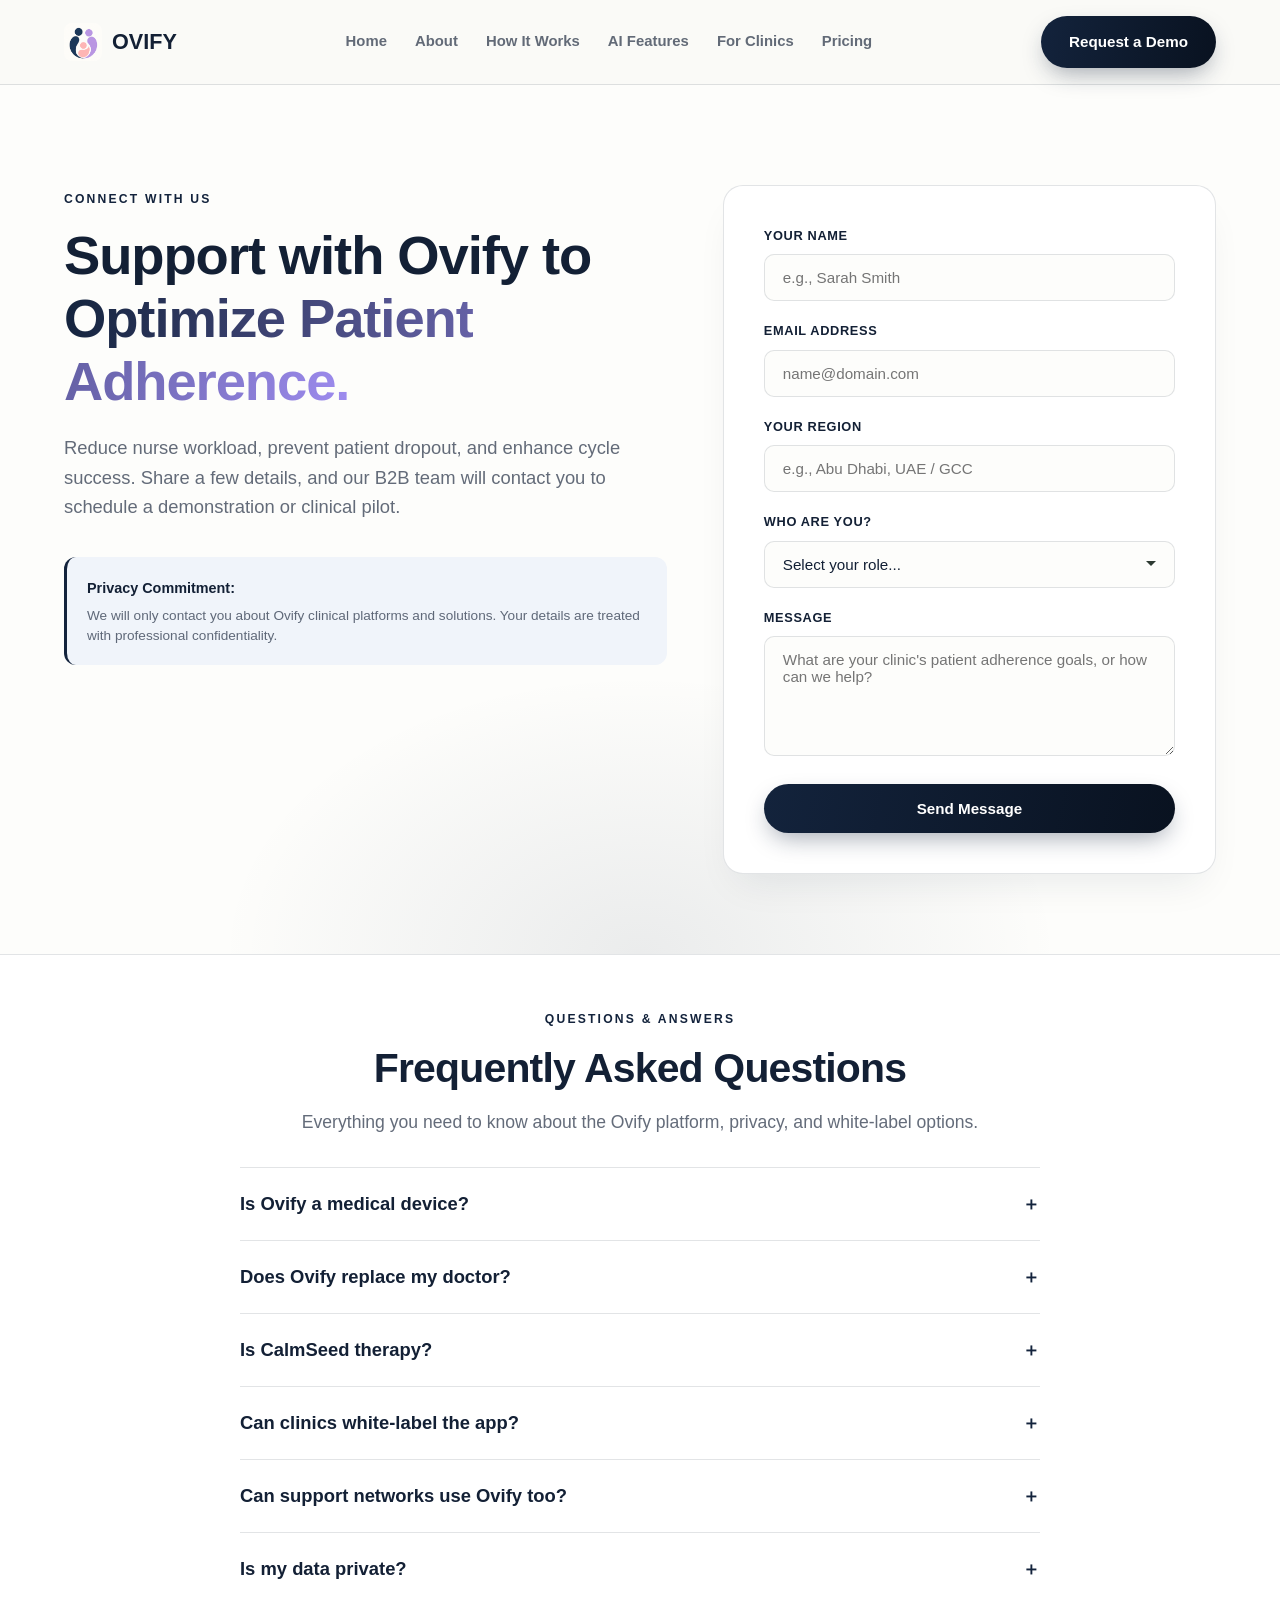
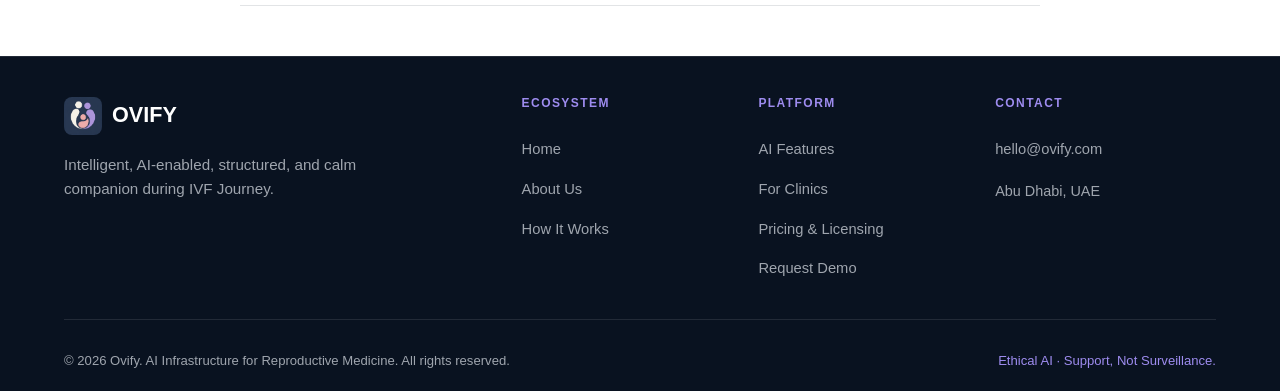
<file: contact.html>
<!DOCTYPE html>
<html lang="en">
<head>
  <meta charset="UTF-8" />
  <meta name="viewport" content="width=device-width, initial-scale=1.0" />
  <title>Contact Ovify | Book a Demo & Clinic FAQs</title>
  <meta name="description" content="Ready to optimize your clinic's patient adherence? Contact the Ovify team to book a live workflow demonstration or launch a 6-month B2B pilot." />
  <meta name="keywords" content="contact Ovify, book IVF demo, health tech pilot" />
  <meta name="robots" content="index, follow" />
  <link rel="canonical" href="https://www.ovify.com/contact.html" />

  <!-- Open Graph / Facebook -->
  <meta property="og:type" content="website" />
  <meta property="og:url" content="https://www.ovify.com/contact.html" />
  <meta property="og:title" content="Contact Ovify | Book a Demo & Clinic FAQs" />
  <meta property="og:description" content="Ready to optimize your clinic's patient adherence? Contact the Ovify team to book a live workflow demonstration or launch a 6-month B2B pilot." />
  <meta property="og:image" content="https://www.ovify.com/assets/Logo-OvaSync.jpg" />

  <!-- Twitter -->
  <meta property="twitter:card" content="summary_large_image" />
  <meta property="twitter:url" content="https://www.ovify.com/contact.html" />
  <meta property="twitter:title" content="Contact Ovify | Book a Demo & Clinic FAQs" />
  <meta property="twitter:description" content="Ready to optimize your clinic's patient adherence? Contact the Ovify team to book a live workflow demonstration or launch a 6-month B2B pilot." />
  <meta property="twitter:image" content="https://www.ovify.com/assets/Logo-OvaSync.jpg" />
  <!-- Security Headers -->
  <meta http-equiv="X-Content-Type-Options" content="nosniff" />
  <meta http-equiv="X-Frame-Options" content="DENY" />
  <meta name="referrer" content="strict-origin-when-cross-origin" />
  <meta http-equiv="Permissions-Policy" content="camera=(), microphone=(), geolocation=(), payment=()" />
  <meta http-equiv="Content-Security-Policy" content="default-src 'self'; script-src 'self' 'unsafe-inline'; style-src 'self' 'unsafe-inline' https://fonts.googleapis.com; font-src 'self' https://fonts.gstatic.com; img-src 'self' data: https:; connect-src 'self';" />
  
  
  
  

  <link rel="preconnect" href="https://fonts.googleapis.com" />
  <link rel="preconnect" href="https://fonts.gstatic.com" crossorigin />
  <link href="https://fonts.googleapis.com/css2?family=DM+Sans:wght@500;600;700&family=Manrope:wght@400;500;600;700&family=Inter:wght@400;500;600&display=swap" rel="stylesheet" />

  <link rel="stylesheet" href="style.css" />

  <style>
    /* Contact and FAQ page specific styles */
    .contact-hero {
      padding: 100px 0 80px;
      background: radial-gradient(600px 400px at 50% 100%, rgba(19, 35, 60, 0.08), transparent 70%);
    }

    .contact-grid {
      display: grid;
      grid-template-columns: 1.1fr 0.9fr;
      gap: 56px;
      align-items: flex-start;
    }

    .contact-info h1 {
      font-size: clamp(2.2rem, 4.5vw, 3.4rem);
      margin-bottom: 20px;
    }

    .contact-info .sub {
      font-size: 1.15rem;
      color: var(--text-dim-dark);
      margin-bottom: 30px;
      line-height: 1.6;
    }

    .privacy-notice {
      background: var(--navy-light);
      border-radius: 12px;
      padding: 20px;
      font-size: 0.9rem;
      color: var(--text-dark);
      margin-top: 36px;
      border-left: 3px solid var(--navy);
    }

    /* Contact Form styling */
    .form-card {
      background: var(--white);
      border: 1px solid var(--line-dark);
      border-radius: var(--radius);
      padding: 40px;
      box-shadow: 0 20px 40px -16px rgba(19, 35, 60, 0.1);
    }

    .form-group {
      margin-bottom: 20px;
    }

    .form-group label {
      display: block;
      font-family: var(--data);
      font-size: 0.8rem;
      font-weight: 700;
      text-transform: uppercase;
      letter-spacing: 0.05em;
      color: var(--text-dark);
      margin-bottom: 8px;
    }

    .form-control {
      width: 100%;
      padding: 14px 18px;
      border: 1px solid var(--line-dark);
      border-radius: 10px;
      background: var(--ivory);
      font-family: var(--body);
      font-size: 0.95rem;
      color: var(--text-dark);
      transition: all 0.2s ease;
    }

    .form-control:focus {
      outline: none;
      border-color: var(--navy);
      background: var(--white);
      box-shadow: 0 0 0 4px rgba(19, 35, 60, 0.1);
    }

    textarea.form-control {
      resize: vertical;
      min-height: 120px;
    }

    /* FAQ Accordion styling */
    .faq-section {
      background: var(--white);
      border-top: 1px solid var(--line-dark);
      padding: 50px 0;
    }

    .faq-list {
      max-width: 800px;
      margin: 0 auto;
    }

    .faq-item {
      border-bottom: 1px solid var(--line-dark);
      padding: 24px 0;
    }

    .faq-item:first-child {
      border-top: 1px solid var(--line-dark);
    }

    .faq-trigger {
      width: 100%;
      display: flex;
      justify-content: space-between;
      align-items: center;
      background: none;
      border: none;
      text-align: left;
      font-family: var(--head);
      font-size: 1.15rem;
      font-weight: 700;
      color: var(--text-dark);
      cursor: pointer;
      padding: 0;
      transition: color 0.15s ease;
    }

    .faq-trigger:hover {
      color: var(--navy);
    }

    .faq-icon {
      font-size: 1.1rem;
      color: var(--navy);
      transition: transform 0.2s ease;
    }

    .faq-item.open .faq-icon {
      transform: rotate(45deg);
    }

    .faq-answer {
      max-height: 0;
      overflow: hidden;
      transition: max-height 0.3s cubic-bezier(0.16, 1, 0.3, 1);
    }

    .faq-answer p {
      color: var(--text-dim-dark);
      font-size: 0.98rem;
      line-height: 1.6;
      padding-top: 14px;
    }

    @media (max-width: 992px) {
      .contact-grid {
        grid-template-columns: 1fr;
        gap: 40px;
      }
      .form-card {
        padding: 30px;
      }
    }
  </style>
</head>
<body>

  <!-- ===== HEADER ===== -->
  <header id="header">
    <div class="wrap nav">
      <a href="index.html" class="brand">
        <img src="assets/Logo-OvaSync.jpg" alt="Ovify logo" />
        OVIFY
      </a>
      <nav class="nav-links">
        <a href="index.html">Home</a>
        <a href="about.html">About</a>
        <a href="how-it-works.html">How It Works</a>
        <a href="ai-features.html">AI Features</a>
        <a href="for-clinics.html">For Clinics</a>
        <a href="pricing.html">Pricing</a>
      </nav>
      <a href="contact.html" class="btn btn-primary">Request a Demo</a>
      <button class="burger" id="burger">☰</button>
    </div>
  </header>
  <div class="mmenu" id="mmenu">
    <a href="index.html">Home</a>
    <a href="about.html">About</a>
    <a href="how-it-works.html">How It Works</a>
    <a href="ai-features.html">AI Features</a>
    <a href="for-clinics.html">For Clinics</a>
    <a href="pricing.html">Pricing</a>
    <a href="contact.html">Request a Demo</a>
  </div>

  <!-- ===== HERO & FORM ===== -->
  <section class="contact-hero">
    <div class="wrap contact-grid reveal">
      <div class="contact-info">
        <span class="eyebrow">Connect With Us</span>
        <h1>Support with Ovify to<br /><span class="grad-text">Optimize Patient Adherence.</span></h1>
        <p class="sub">Reduce nurse workload, prevent patient dropout, and enhance cycle success. Share a few details, and our B2B team will contact you to schedule a demonstration or clinical pilot.</p>

        <div class="privacy-notice">
          <strong>Privacy Commitment:</strong>
          <p style="margin-top: 6px; font-size: 0.85rem; color: var(--text-dim-dark); line-height: 1.4;">We will only contact you about Ovify clinical platforms and solutions. Your details are treated with professional confidentiality.</p>
        </div>
      </div>

      <!-- Contact Form Card -->
      <div class="form-card">
        <form action="#" method="POST" id="contactForm">
          <!-- Honeypot anti-spam field (hidden from users, traps bots) -->
          <div style="position: absolute; left: -9999px; opacity: 0; height: 0; width: 0; overflow: hidden;" aria-hidden="true">
            <label for="website_url">Leave empty</label>
            <input type="text" id="website_url" name="website_url" tabindex="-1" autocomplete="off" />
          </div>

          <div class="form-group">
            <label for="name">Your Name</label>
            <input type="text" id="name" name="name" class="form-control" placeholder="e.g., Sarah Smith" required />
          </div>

          <div class="form-group">
            <label for="email">Email Address</label>
            <input type="email" id="email" name="email" class="form-control" placeholder="name@domain.com" required />
          </div>

          <div class="form-group">
            <label for="region">Your Region</label>
            <input type="text" id="region" name="region" class="form-control" placeholder="e.g., Abu Dhabi, UAE / GCC" required />
          </div>

          <div class="form-group">
            <label for="role">Who Are You?</label>
            <select id="role" name="role" class="form-control" required style="appearance: none; background-image: url('data:image/svg+xml;utf8,<svg xmlns=%22http://www.w3.org/2000/svg%22 width=%2210%22 height=%226%22 viewBox=%220 0 10 6%22><path fill=%22%232D3A32%22 d=%22M0,0 L5,5 L10,0 Z%22/></svg>'); background-repeat: no-repeat; background-position: right 18px center; background-size: 10px 6px;">
              <option value="" disabled selected>Select your role...</option>
              <option value="Clinic Owner / Director">Clinic Owner / Director</option>
              <option value="Nurse / Staff Representative">Nurse / Staff Representative</option>
              <option value="Clinic">Clinic / Healthcare System</option>
              <option value="Employer">Employer (Fertility Benefits)</option>
              <option value="Bank">Financial Institution / Bank</option>
            </select>
          </div>

          <div class="form-group">
            <label for="message">Message</label>
            <textarea id="message" name="message" class="form-control" placeholder="What are your clinic's patient adherence goals, or how can we help?" required></textarea>
          </div>

          <button type="submit" class="btn btn-primary" style="width: 100%; justify-content: center; padding: 16px;">Send Message</button>
        </form>
      </div>
    </div>
  </section>

  <!-- ===== FAQ SECTION ===== -->
  <section class="faq-section">
    <div class="wrap reveal">
      <div class="sec-head">
        <span class="eyebrow">Questions &amp; Answers</span>
        <h2>Frequently Asked Questions</h2>
        <p>Everything you need to know about the Ovify platform, privacy, and white-label options.</p>
      </div>

      <div class="faq-list">
        <!-- FAQ 1 -->
        <div class="faq-item">
          <button class="faq-trigger">
            <span>Is Ovify a medical device?</span>
            <span class="faq-icon">＋</span>
          </button>
          <div class="faq-answer">
            <p>No. Ovify is an administrative and care coordination tool. It provides organizational and compliance support, and does not diagnose, prescribe, or replace clinical decisions. It runs safely alongside clinic workflows.</p>
          </div>
        </div>

        <!-- FAQ 2 -->
        <div class="faq-item">
          <button class="faq-trigger">
            <span>Does Ovify replace my doctor?</span>
            <span class="faq-icon">＋</span>
          </button>
          <div class="faq-answer">
            <p>Never. Ovify is built to reinforce the clinic's protocols. It translates existing clinical plans into daily patient tasks, acting as a coordination bridge between visits.</p>
          </div>
        </div>

        <!-- FAQ 3 -->
        <div class="faq-item">
          <button class="faq-trigger">
            <span>Is CalmSeed therapy?</span>
            <span class="faq-icon">＋</span>
          </button>
          <div class="faq-answer">
            <p>No. CalmSeed provides patient-guided nervous-system regulation (somatic grounding and paced breathing). It is an educational and support tool, not clinical therapy.</p>
          </div>
        </div>

        <!-- FAQ 4 -->
        <div class="faq-item">
          <button class="faq-trigger">
            <span>Can clinics white-label the app?</span>
            <span class="faq-icon">＋</span>
          </button>
          <div class="faq-answer">
            <p>Yes. Clinics can offer Ovify under their own brand, styling, and name, while the core intelligence, automated reminders, and CalmSeed support engine stay exactly the same.</p>
          </div>
        </div>

        <!-- FAQ 5 -->
        <div class="faq-item">
          <button class="faq-trigger">
            <span>Can support networks use Ovify too?</span>
            <span class="faq-icon">＋</span>
          </button>
          <div class="faq-answer">
            <p>Yes. Ovify includes a connected support portal that shares medication timing, appointment check-ins, and coordination reminders to align support at home.</p>
          </div>
        </div>

        <!-- FAQ 6 -->
        <div class="faq-item">
          <button class="faq-trigger">
            <span>Is my data private?</span>
            <span class="faq-icon">＋</span>
          </button>
          <div class="faq-answer">
            <p>Absolutely. Emotional logs, voice biometrics, and treatment data are treated with strict confidentiality. All compliance and stress insights shared with the clinic are encrypted and used solely to support your experience inside the platform.</p>
          </div>
        </div>
      </div>
    </div>
  </section>

  <!-- ===== FOOTER ===== -->
  <footer>
    <div class="wrap">
      <div class="foot-grid">
        <div>
          <a href="index.html" class="brand">
            <img src="assets/Logo-BlueBackground.jpg" alt="Ovify logo" />
            OVIFY
          </a>
          <p class="foot-about">Intelligent, AI-enabled, structured, and calm companion during IVF Journey.</p>
        </div>
        <div class="foot-col">
          <h4>Ecosystem</h4>
          <a href="index.html">Home</a>
          <a href="about.html">About Us</a>
          <a href="how-it-works.html">How It Works</a>
        </div>
        <div class="foot-col">
          <h4>Platform</h4>
          <a href="ai-features.html">AI Features</a>
          <a href="for-clinics.html">For Clinics</a>
          <a href="pricing.html">Pricing & Licensing</a>
          <a href="contact.html">Request Demo</a>
        </div>
        <div class="foot-col">
          <h4>Contact</h4>
          <a href="mailto:hello@ovify.com">hello@ovify.com</a>
          <p style="font-size: 0.9rem; color: var(--text-dim-light); margin-top: 10px;">Abu Dhabi, UAE</p>
        </div>
      </div>
      <div class="foot-bottom">
        <span>© 2026 Ovify. AI Infrastructure for Reproductive Medicine. All rights reserved.</span>
        <span>Ethical AI · Support, Not Surveillance.</span>
      </div>
    </div>
  </footer>

  <script>
    // Header shadow on scroll
    const header = document.getElementById('header');
    window.addEventListener('scroll', () => {
      header.classList.toggle('scrolled', window.scrollY > 10);
    });

    // Mobile menu toggle
    const burger = document.getElementById('burger');
    const mmenu = document.getElementById('mmenu');
    burger.onclick = () => mmenu.classList.toggle('open');
    mmenu.querySelectorAll('a').forEach(link => {
      link.onclick = () => mmenu.classList.remove('open');
    });

    // Scroll Reveal Intersection Observer
    const io = new IntersectionObserver((entries) => {
      entries.forEach(entry => {
        if (entry.isIntersecting) {
          entry.target.classList.add('in');
          io.unobserve(entry.target);
        }
      });
    }, { threshold: 0.1 });
    document.querySelectorAll('.reveal').forEach(el => io.observe(el));

    // ── Form Security: Honeypot + Input Sanitization ──
    const contactForm = document.getElementById('contactForm');
    if (contactForm) {
      contactForm.addEventListener('submit', function(e) {
        // Honeypot check — if the hidden field is filled, it's a bot
        const honeypot = document.getElementById('website_url');
        if (honeypot && honeypot.value.trim() !== '') {
          e.preventDefault();
          return false;
        }

        // Basic input sanitization — strip HTML tags from all text inputs
        const textInputs = contactForm.querySelectorAll('input[type="text"], input[type="email"], textarea');
        textInputs.forEach(function(input) {
          input.value = input.value.replace(/<[^>]*>/g, '').trim();
        });

        // Email format validation
        const emailField = document.getElementById('email');
        if (emailField) {
          const emailRegex = /^[a-zA-Z0-9._%+\-]+@[a-zA-Z0-9.\-]+\.[a-zA-Z]{2,}$/;
          if (!emailRegex.test(emailField.value)) {
            e.preventDefault();
            alert('Please enter a valid email address.');
            emailField.focus();
            return false;
          }
        }

        // Rate limiting — prevent double submissions
        const submitBtn = contactForm.querySelector('button[type="submit"]');
        if (submitBtn.dataset.submitting === 'true') {
          e.preventDefault();
          return false;
        }
        submitBtn.dataset.submitting = 'true';
        submitBtn.textContent = 'Sending...';
        submitBtn.style.opacity = '0.6';
        submitBtn.style.pointerEvents = 'none';

        // Reset after 5 seconds in case submission fails
        setTimeout(function() {
          submitBtn.dataset.submitting = 'false';
          submitBtn.textContent = 'Send Message';
          submitBtn.style.opacity = '1';
          submitBtn.style.pointerEvents = 'auto';
        }, 5000);
      });
    }

    // FAQ Accordion logic
    document.querySelectorAll('.faq-trigger').forEach(trigger => {
      trigger.onclick = () => {
        const item = trigger.parentElement;
        const answer = item.querySelector('.faq-answer');
        const isOpen = item.classList.contains('open');

        // Close all items
        document.querySelectorAll('.faq-item').forEach(x => {
          x.classList.remove('open');
          x.querySelector('.faq-answer').style.maxHeight = null;
        });

        // Open clicked item if it wasn't open
        if (!isOpen) {
          item.classList.add('open');
          answer.style.maxHeight = answer.scrollHeight + 'px';
        }
      };
    });

    // Pre-fill role from URL query param if present
    const urlParams = new URLSearchParams(window.location.search);
    const roleParam = urlParams.get('role');
    if (roleParam) {
      const selectRole = document.getElementById('role');
      // Capitalize first letter to match value
      const capitalized = roleParam.charAt(0).toUpperCase() + roleParam.slice(1);
      if (['Patient', 'Support', 'Clinic', 'Employer', 'Bank'].includes(capitalized)) {
        selectRole.value = capitalized;
      }
    }

    // Dummy form submission handling
    document.getElementById('contactForm').onsubmit = (e) => {
      e.preventDefault();
      alert('Thank you for your interest! Your message has been sent successfully. We will contact you soon.');
      document.getElementById('contactForm').reset();
    };
  </script>
</body>
</html>
</file>
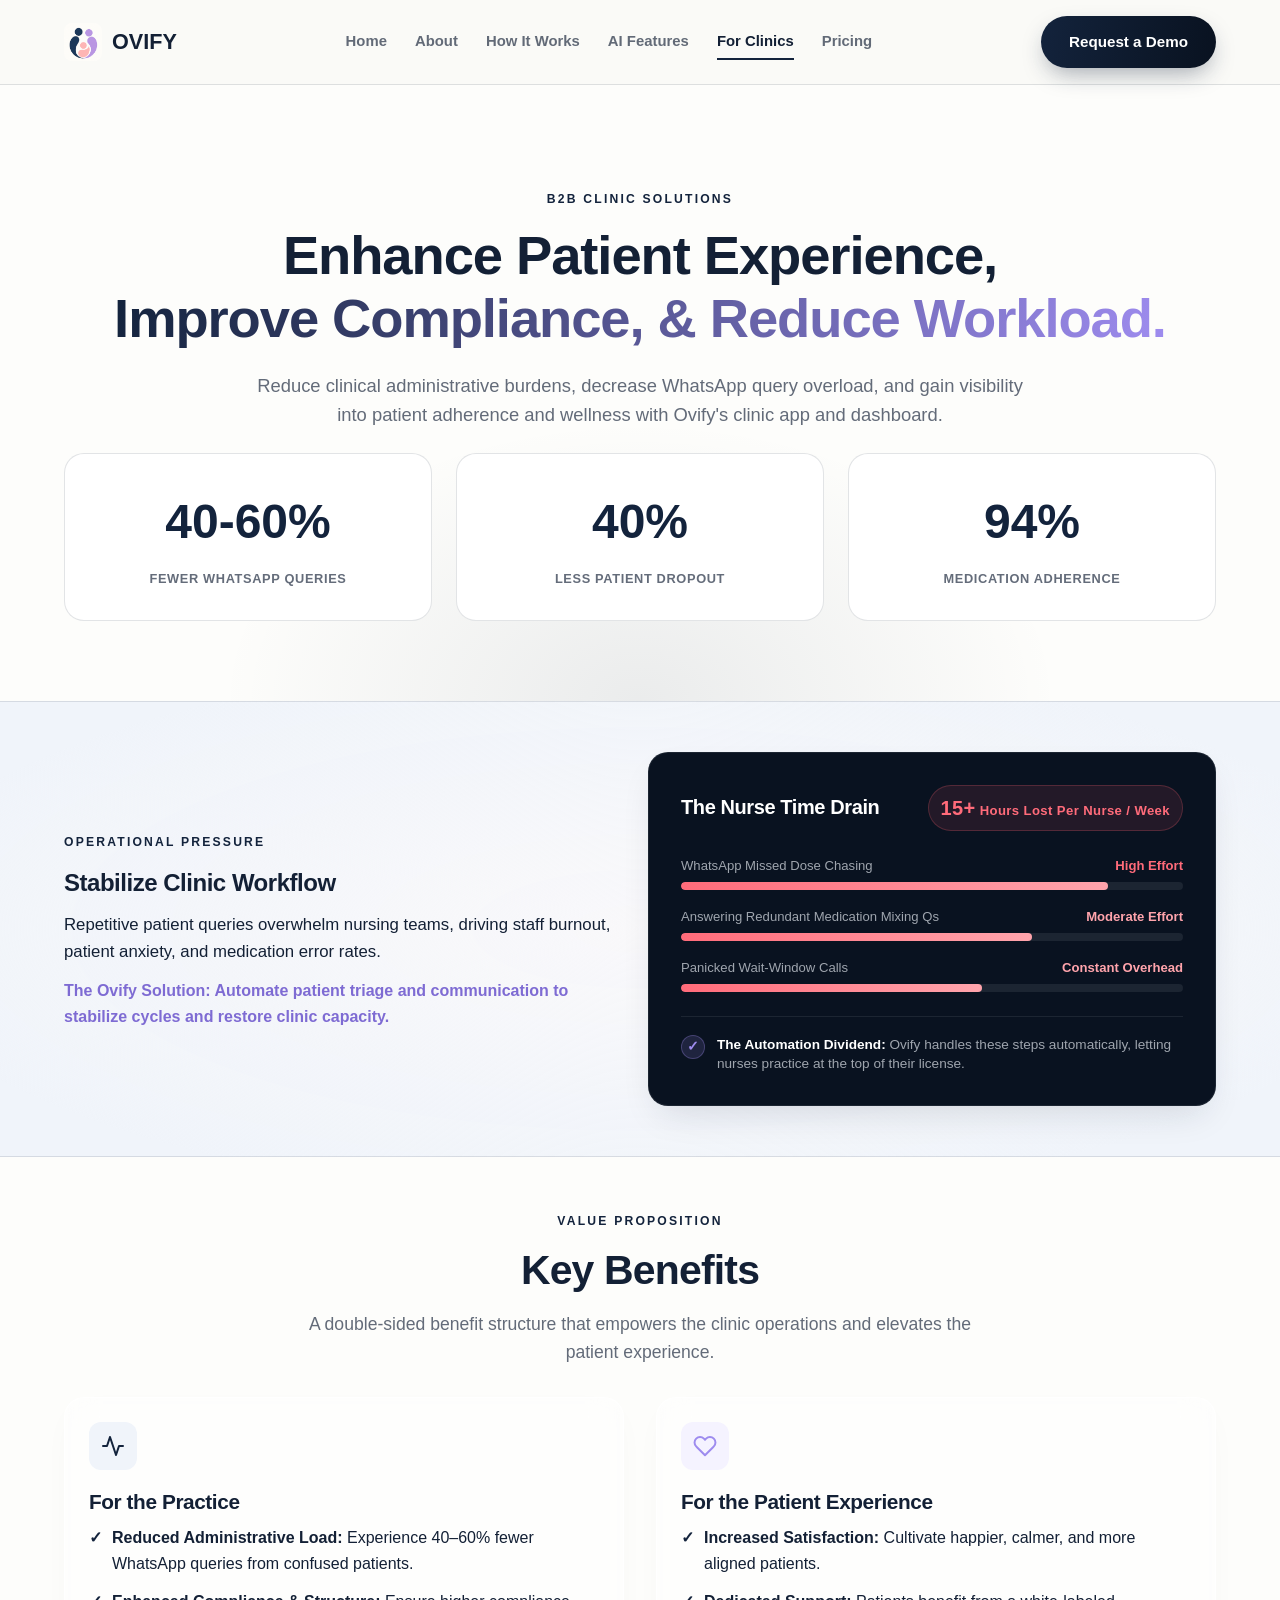
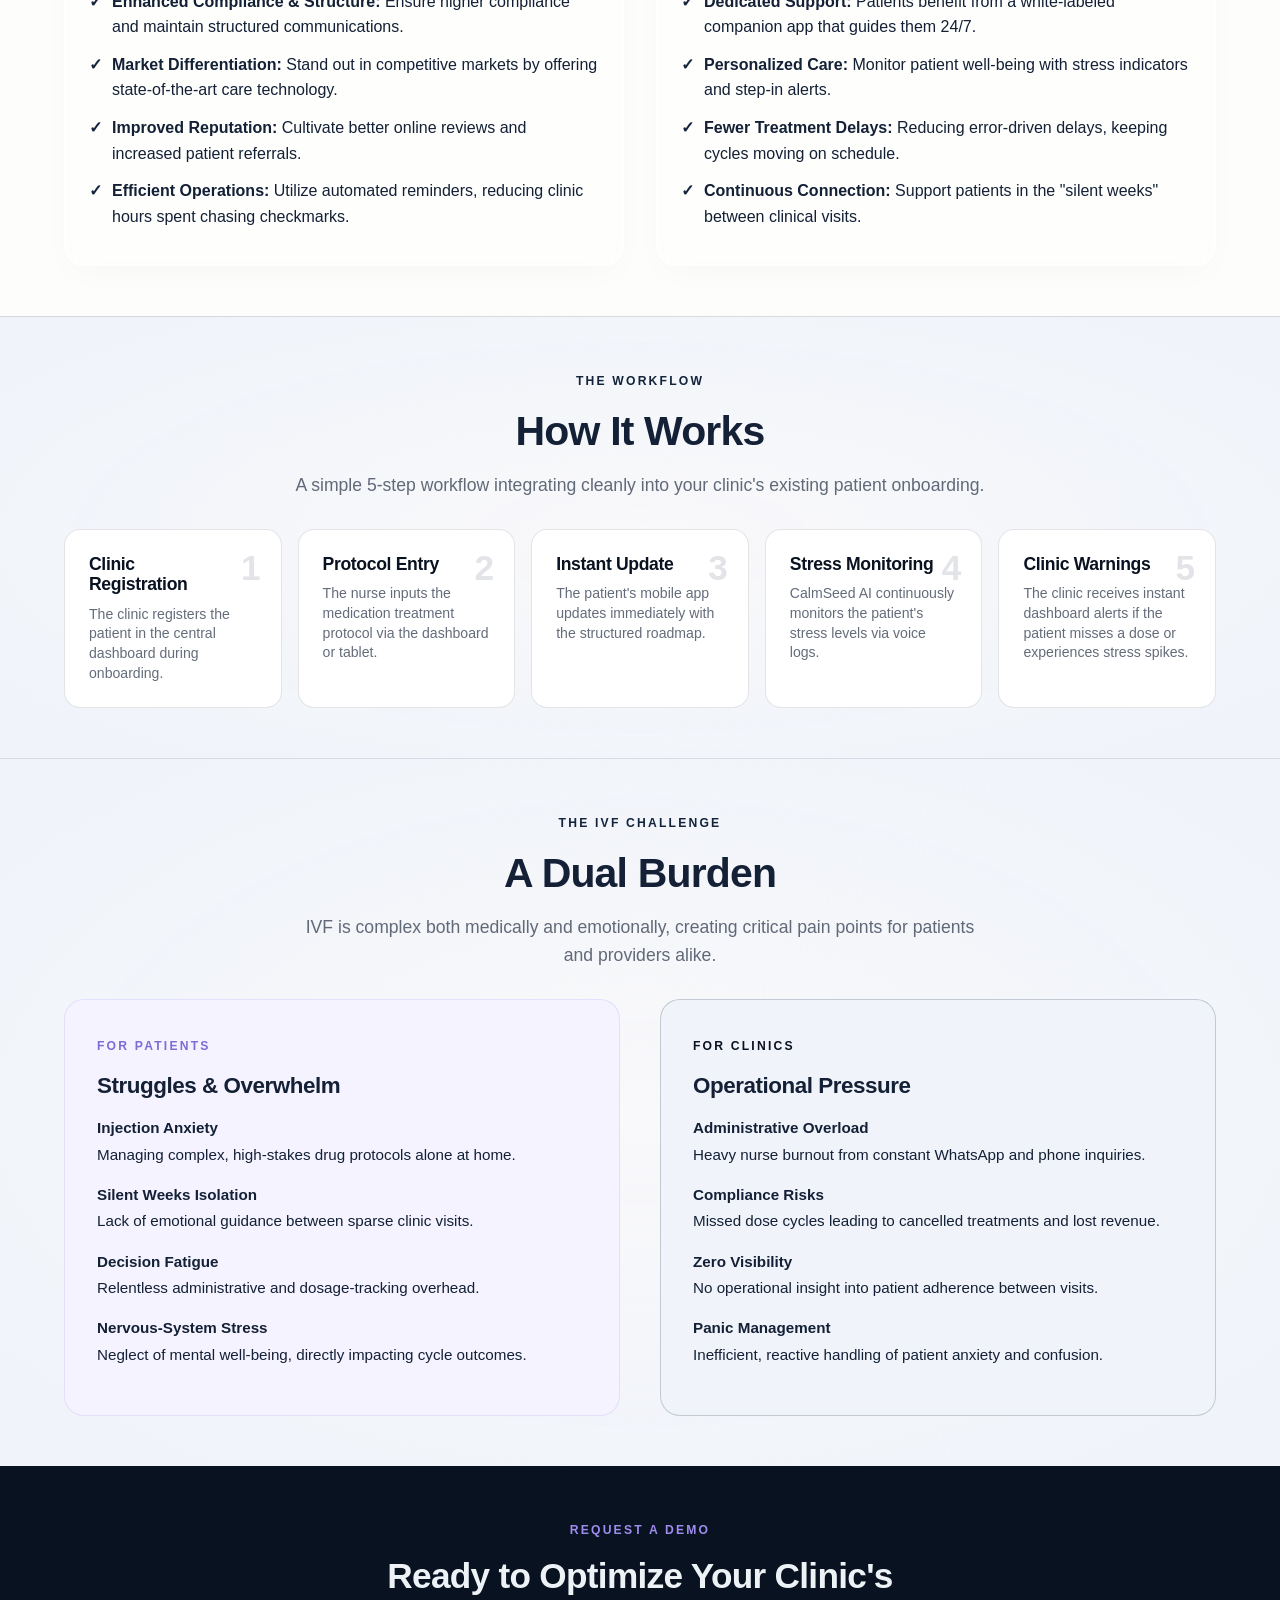
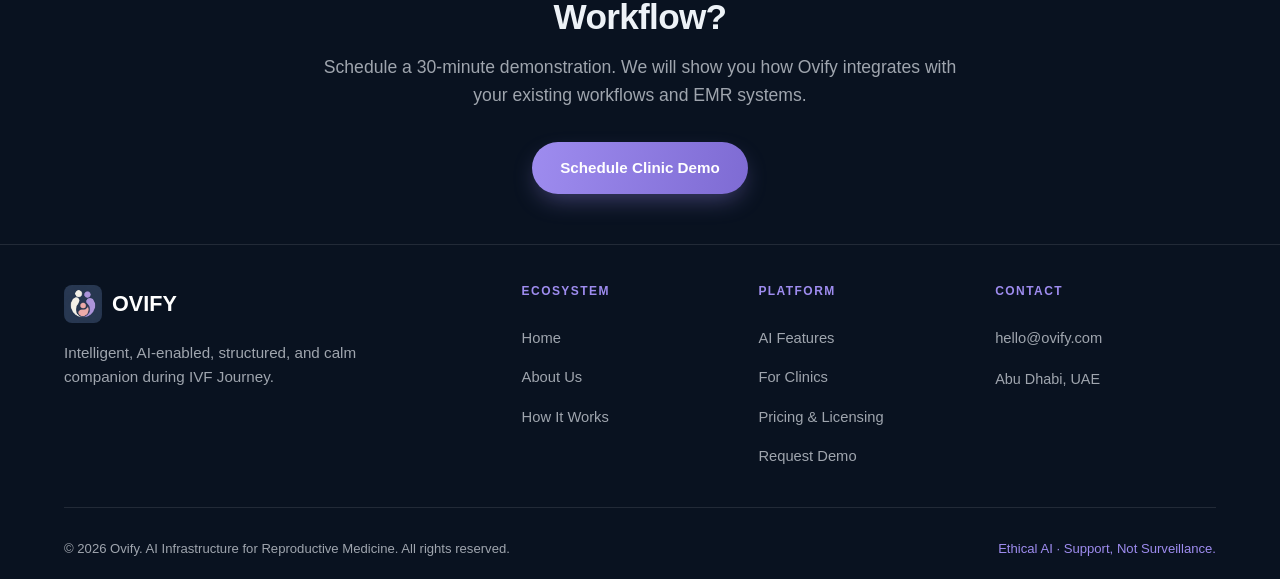
<file: for-clinics.html>
<!DOCTYPE html>
<html lang="en">
<head>
  <meta charset="UTF-8" />
  <meta name="viewport" content="width=device-width, initial-scale=1.0" />
  <title>Ovify for IVF Clinics | Reduce Workload & Prevent Cancellations</title>
  <meta name="description" content="Automate patient adherence monitoring, reduce coordinator administrative load by 40%, and protect clinic revenue by preventing cancelled IVF cycles." />
  <meta name="keywords" content="EMR clinic software, IVF nurse coordination, clinic workflow automation" />
  <meta name="robots" content="index, follow" />
  <link rel="canonical" href="https://www.ovify.com/for-clinics.html" />

  <!-- Open Graph / Facebook -->
  <meta property="og:type" content="website" />
  <meta property="og:url" content="https://www.ovify.com/for-clinics.html" />
  <meta property="og:title" content="Ovify for IVF Clinics | Reduce Workload & Prevent Cancellations" />
  <meta property="og:description" content="Automate patient adherence monitoring, reduce coordinator administrative load by 40%, and protect clinic revenue by preventing cancelled IVF cycles." />
  <meta property="og:image" content="https://www.ovify.com/assets/Logo-OvaSync.jpg" />

  <!-- Twitter -->
  <meta property="twitter:card" content="summary_large_image" />
  <meta property="twitter:url" content="https://www.ovify.com/for-clinics.html" />
  <meta property="twitter:title" content="Ovify for IVF Clinics | Reduce Workload & Prevent Cancellations" />
  <meta property="twitter:description" content="Automate patient adherence monitoring, reduce coordinator administrative load by 40%, and protect clinic revenue by preventing cancelled IVF cycles." />
  <meta property="twitter:image" content="https://www.ovify.com/assets/Logo-OvaSync.jpg" />
  <!-- Security Headers -->
  <meta http-equiv="X-Content-Type-Options" content="nosniff" />
  <meta http-equiv="X-Frame-Options" content="DENY" />
  <meta name="referrer" content="strict-origin-when-cross-origin" />
  <meta http-equiv="Permissions-Policy" content="camera=(), microphone=(), geolocation=(), payment=()" />
  <meta http-equiv="Content-Security-Policy" content="default-src 'self'; script-src 'self' 'unsafe-inline'; style-src 'self' 'unsafe-inline' https://fonts.googleapis.com; font-src 'self' https://fonts.gstatic.com; img-src 'self' data: https:; connect-src 'self';" />
  
  
  
  

  <link rel="preconnect" href="https://fonts.googleapis.com" />
  <link rel="preconnect" href="https://fonts.gstatic.com" crossorigin />
  <link href="https://fonts.googleapis.com/css2?family=DM+Sans:wght@500;600;700&family=Manrope:wght@400;500;600;700&family=Inter:wght@400;500;600&display=swap" rel="stylesheet" />

  <link rel="stylesheet" href="style.css" />

  <style>
    /* For Clinics specific styles */
    .clinic-hero {
      padding: 100px 0 80px;
      text-align: center;
      background: radial-gradient(600px 400px at 50% 100%, rgba(19, 35, 60, 0.08), transparent 70%);
    }

    .clinic-hero h1 {
      font-size: clamp(2.2rem, 4.5vw, 3.4rem);
      margin-bottom: 20px;
    }

    .clinic-hero .sub {
      font-size: 1.15rem;
      color: var(--text-dim-dark);
      max-width: 780px;
      margin: 0 auto;
    }

    /* Stats banner */
    .clinic-stats-banner {
      display: grid;
      grid-template-columns: repeat(3, 1fr);
      gap: 24px;
      margin-top: 24px;
    }

    .clinic-stat-card {
      border: 1px solid var(--line-dark);
      background: var(--white);
      border-radius: var(--radius);
      padding: 30px;
      text-align: center;
    }

    .clinic-stat-card .num {
      font-size: 3rem;
      font-weight: 700;
      color: var(--navy);
      margin-bottom: 8px;
    }

    .clinic-stat-card .lbl {
      font-family: var(--data);
      font-size: 0.8rem;
      font-weight: 700;
      text-transform: uppercase;
      letter-spacing: 0.05em;
      color: var(--text-dim-dark);
    }

    /* Workflow Steps */
    .workflow-grid {
      display: grid;
      grid-template-columns: repeat(5, 1fr);
      gap: 16px;
      margin-top: 20px;
    }

    .workflow-step {
      background: var(--white);
      border: 1px solid var(--line-dark);
      border-radius: 16px;
      padding: 24px;
      position: relative;
    }

    .workflow-step::before {
      content: attr(data-step);
      position: absolute;
      top: 20px;
      right: 20px;
      font-family: var(--data);
      font-size: 2.2rem;
      font-weight: 800;
      color: rgba(19, 35, 60, 0.12);
      line-height: 1;
    }

    .workflow-step h4 {
      font-size: 1.1rem;
      margin-bottom: 10px;
      color: var(--navy-deep);
      padding-right: 24px;
    }

    .workflow-step p {
      font-size: 0.88rem;
      color: var(--text-dim-dark);
      line-height: 1.4;
    }

    @media (max-width: 992px) {
      .clinic-stats-banner {
        grid-template-columns: 1fr;
        gap: 16px;
      }
      .workflow-grid {
        grid-template-columns: 1fr;
        gap: 16px;
      }
    }

    /* Dual Burden Section */
    .dual-grid {
      display: grid;
      grid-template-columns: 1fr 1fr;
      gap: 40px;
      margin-top: 20px;
    }

    .burden-card {
      padding: 32px;
      border-radius: var(--radius);
      border: 1px solid var(--line-dark);
    }

    .burden-card.patient {
      background: var(--lavender-light);
      border-color: rgba(158, 140, 239, 0.2);
    }

    .burden-card.clinic {
      background: var(--navy-light);
      border-color: rgba(19, 35, 60, 0.2);
    }

    .burden-card h3 {
      font-size: 1.4rem;
      margin-bottom: 18px;
    }

    .burden-list {
      list-style: none;
      padding: 0;
    }

    .burden-list li {
      margin-bottom: 16px;
      font-size: 0.95rem;
    }

    .burden-list li strong {
      display: block;
      margin-bottom: 2px;
      color: var(--text-dark);
    }

    /* Nurse Time Drain Visualizer Card */
    .drain-visual-card {
      background: linear-gradient(165deg, var(--navy-deep), var(--dark-slate));
      border: 1px solid rgba(255, 255, 255, 0.08);
      color: var(--text-light);
      border-radius: var(--radius);
      padding: 32px;
      box-shadow: 0 16px 36px -12px rgba(19, 32, 53, 0.15);
      position: relative;
      overflow: hidden;
      transition: all 0.4s ease;
      text-align: left;
    }

    .drain-visual-card:hover {
      border-color: var(--lavender);
      box-shadow: 0 16px 36px -12px rgba(158, 140, 239, 0.2);
    }

    .drain-header {
      margin-bottom: 24px;
      display: flex;
      justify-content: space-between;
      align-items: center;
      flex-wrap: wrap;
      gap: 12px;
    }

    .drain-stat-badge {
      display: inline-flex;
      align-items: baseline;
      gap: 4px;
      background: rgba(229, 87, 103, 0.12);
      border: 1px solid rgba(229, 87, 103, 0.25);
      color: #ff6b7a;
      padding: 6px 12px;
      border-radius: 30px;
      font-size: 0.82rem;
      font-weight: 700;
      letter-spacing: 0.03em;
    }

    .drain-stat-badge span {
      font-size: 1.25rem;
      font-weight: 800;
    }

    .drain-bar-item {
      margin-bottom: 16px;
    }

    .drain-bar-label {
      display: flex;
      justify-content: space-between;
      font-size: 0.82rem;
      color: var(--text-dim-light);
      margin-bottom: 6px;
      font-weight: 500;
    }

    .drain-bar-outer {
      height: 8px;
      background: rgba(255, 255, 255, 0.08);
      border-radius: 4px;
      overflow: hidden;
    }

    .drain-bar-inner {
      height: 100%;
      background: linear-gradient(90deg, #ff6b7a, #ffa4ac);
      border-radius: 4px;
    }

    .drain-bar-inner.item-1 { width: 85%; }
    .drain-bar-inner.item-2 { width: 70%; }
    .drain-bar-inner.item-3 { width: 60%; }

    .dividend-banner {
      margin-top: 24px;
      padding-top: 18px;
      border-top: 1px solid rgba(255, 255, 255, 0.08);
      display: flex;
      align-items: flex-start;
      gap: 12px;
    }

    .dividend-icon {
      width: 24px;
      height: 24px;
      border-radius: 50%;
      background: rgba(158, 140, 239, 0.15);
      border: 1px solid rgba(158, 140, 239, 0.3);
      color: var(--lavender);
      display: flex;
      align-items: center;
      justify-content: center;
      flex-shrink: 0;
      font-weight: 700;
      font-size: 0.85rem;
    }

    .dividend-text {
      font-size: 0.85rem;
      color: var(--text-dim-light);
      line-height: 1.4;
      text-align: left;
    }
    
    .dividend-text strong {
      color: #FFFFFF;
    }

    @media (max-width: 768px) {
      .dual-grid {
        grid-template-columns: 1fr;
      }
    }
  </style>
</head>
<body>

  <!-- ===== HEADER ===== -->
  <header id="header">
    <div class="wrap nav">
      <a href="index.html" class="brand">
        <img src="assets/Logo-OvaSync.jpg" alt="Ovify logo" />
        OVIFY
      </a>
      <nav class="nav-links">
        <a href="index.html">Home</a>
        <a href="about.html">About</a>
        <a href="how-it-works.html">How It Works</a>
        <a href="ai-features.html">AI Features</a>
        <a href="for-clinics.html" class="active">For Clinics</a>
        <a href="pricing.html">Pricing</a>
      </nav>
      <a href="contact.html" class="btn btn-primary">Request a Demo</a>
      <button class="burger" id="burger">☰</button>
    </div>
  </header>
  <div class="mmenu" id="mmenu">
    <a href="index.html">Home</a>
    <a href="about.html">About</a>
    <a href="how-it-works.html">How It Works</a>
    <a href="ai-features.html">AI Features</a>
    <a href="for-clinics.html" class="active">For Clinics</a>
    <a href="pricing.html">Pricing</a>
    <a href="contact.html">Request a Demo</a>
  </div>

  <!-- ===== HERO SECTION ===== -->
  <section class="clinic-hero">
    <div class="wrap reveal">
      <span class="eyebrow">B2B Clinic Solutions</span>
      <h1>Enhance Patient Experience,<br /><span class="grad-text">Improve Compliance, &amp; Reduce Workload.</span></h1>
      <p class="sub">Reduce clinical administrative burdens, decrease WhatsApp query overload, and gain visibility into patient adherence and wellness with Ovify's clinic app and dashboard.</p>

      <div class="clinic-stats-banner">
        <div class="clinic-stat-card">
          <div class="num">40-60%</div>
          <div class="lbl">Fewer WhatsApp Queries</div>
        </div>
        <div class="clinic-stat-card">
          <div class="num">40%</div>
          <div class="lbl">Less Patient Dropout</div>
        </div>
        <div class="clinic-stat-card">
          <div class="num">94%</div>
          <div class="lbl">Medication Adherence</div>
        </div>
      </div>
    </div>
  </section>

  <!-- ===== WHY CLINICS NEED OVIFY ===== -->
  <section class="alt" style="border-top: 1px solid var(--line-dark); border-bottom: 1px solid var(--line-dark);">
    <div class="wrap reveal">
      <div class="grid-2" style="align-items: center;">
        <div>
          <span class="eyebrow">Operational Pressure</span>
          <h2>Stabilize Clinic Workflow</h2>
          <p class="feature-desc" style="margin-top: 16px; font-size: 1.05rem; line-height: 1.6; color: var(--text-dark);">
            Repetitive patient queries overwhelm nursing teams, driving staff burnout, patient anxiety, and medication error rates.
          </p>
          <p class="feature-desc" style="color: var(--lavender-deep); font-weight: 600; margin-top: 12px;">
            The Ovify Solution: Automate patient triage and communication to stabilize cycles and restore clinic capacity.
          </p>
        </div>
        <div class="drain-visual-card">
          <div class="drain-header">
            <h3 style="margin: 0; font-size: 1.25rem; color: var(--white);">The Nurse Time Drain</h3>
            <div class="drain-stat-badge">
              <span>15+</span> Hours Lost Per Nurse / Week
            </div>
          </div>
          
          <div class="drain-bar-item">
            <div class="drain-bar-label">
              <span>WhatsApp Missed Dose Chasing</span>
              <span style="font-weight: 700; color: #ff6b7a;">High Effort</span>
            </div>
            <div class="drain-bar-outer">
              <div class="drain-bar-inner item-1"></div>
            </div>
          </div>

          <div class="drain-bar-item">
            <div class="drain-bar-label">
              <span>Answering Redundant Medication Mixing Qs</span>
              <span style="font-weight: 700; color: #ffa4ac;">Moderate Effort</span>
            </div>
            <div class="drain-bar-outer">
              <div class="drain-bar-inner item-2"></div>
            </div>
          </div>

          <div class="drain-bar-item">
            <div class="drain-bar-label">
              <span>Panicked Wait-Window Calls</span>
              <span style="font-weight: 700; color: #ffa4ac;">Constant Overhead</span>
            </div>
            <div class="drain-bar-outer">
              <div class="drain-bar-inner item-3"></div>
            </div>
          </div>

          <div class="dividend-banner">
            <div class="dividend-icon">✓</div>
            <div class="dividend-text">
              <strong>The Automation Dividend:</strong> Ovify handles these steps automatically, letting nurses practice at the top of their license.
            </div>
          </div>
        </div>
      </div>
    </div>
  </section>

  <!-- ===== KEY BENEFITS ===== -->
  <section>
    <div class="wrap reveal">
      <div class="sec-head">
        <span class="eyebrow">Value Proposition</span>
        <h2>Key Benefits</h2>
        <p>A double-sided benefit structure that empowers the clinic operations and elevates the patient experience.</p>
      </div>

      <div class="grid-2" style="align-items: stretch; gap: 32px;">
        <!-- For the Practice -->
        <div class="card">
          <div class="icon-wrap" style="display: flex; align-items: center; justify-content: center; background: var(--navy-light); color: var(--navy);">
            <svg width="24" height="24" viewBox="0 0 24 24" fill="none" stroke="currentColor" stroke-width="2" stroke-linecap="round" stroke-linejoin="round"><path d="M22 12h-4l-3 9L9 3l-3 9H2"></path></svg>
          </div>
          <h3>For the Practice</h3>
          <ul style="list-style: none; padding: 0;">
            <li style="margin: 12px 0; display: flex; gap: 10px;"><b style="color: var(--navy);">✓</b> <div><b>Reduced Administrative Load:</b> Experience 40–60% fewer WhatsApp queries from confused patients.</div></li>
            <li style="margin: 12px 0; display: flex; gap: 10px;"><b style="color: var(--navy);">✓</b> <div><b>Enhanced Compliance &amp; Structure:</b> Ensure higher compliance and maintain structured communications.</div></li>
            <li style="margin: 12px 0; display: flex; gap: 10px;"><b style="color: var(--navy);">✓</b> <div><b>Market Differentiation:</b> Stand out in competitive markets by offering state-of-the-art care technology.</div></li>
            <li style="margin: 12px 0; display: flex; gap: 10px;"><b style="color: var(--navy);">✓</b> <div><b>Improved Reputation:</b> Cultivate better online reviews and increased patient referrals.</div></li>
            <li style="margin: 12px 0; display: flex; gap: 10px;"><b style="color: var(--navy);">✓</b> <div><b>Efficient Operations:</b> Utilize automated reminders, reducing clinic hours spent chasing checkmarks.</div></li>
          </ul>
        </div>

        <!-- For the Patient Experience -->
        <div class="card">
          <div class="icon-wrap" style="display: flex; align-items: center; justify-content: center; background: var(--lavender-light); color: var(--lavender);">
            <svg width="24" height="24" viewBox="0 0 24 24" fill="none" stroke="currentColor" stroke-width="2" stroke-linecap="round" stroke-linejoin="round"><path d="M20.84 4.61a5.5 5.5 0 0 0-7.78 0L12 5.67l-1.06-1.06a5.5 5.5 0 0 0-7.78 7.78l1.06 1.06L12 21.23l7.78-7.78 1.06-1.06a5.5 5.5 0 0 0 0-7.78z"></path></svg>
          </div>
          <h3>For the Patient Experience</h3>
          <ul style="list-style: none; padding: 0;">
            <li style="margin: 12px 0; display: flex; gap: 10px;"><b style="color: var(--navy);">✓</b> <div><b>Increased Satisfaction:</b> Cultivate happier, calmer, and more aligned patients.</div></li>
            <li style="margin: 12px 0; display: flex; gap: 10px;"><b style="color: var(--navy);">✓</b> <div><b>Dedicated Support:</b> Patients benefit from a white-labeled companion app that guides them 24/7.</div></li>
            <li style="margin: 12px 0; display: flex; gap: 10px;"><b style="color: var(--navy);">✓</b> <div><b>Personalized Care:</b> Monitor patient well-being with stress indicators and step-in alerts.</div></li>
            <li style="margin: 12px 0; display: flex; gap: 10px;"><b style="color: var(--navy);">✓</b> <div><b>Fewer Treatment Delays:</b> Reducing error-driven delays, keeping cycles moving on schedule.</div></li>
            <li style="margin: 12px 0; display: flex; gap: 10px;"><b style="color: var(--navy);">✓</b> <div><b>Continuous Connection:</b> Support patients in the "silent weeks" between clinical visits.</div></li>
          </ul>
        </div>
      </div>
    </div>
  </section>

  <!-- ===== HOW IT WORKS (CLINIC WORKFLOW) ===== -->
  <section class="alt" style="border-top: 1px solid var(--line-dark);">
    <div class="wrap reveal">
      <div class="sec-head">
        <span class="eyebrow">The Workflow</span>
        <h2>How It Works</h2>
        <p>A simple 5-step workflow integrating cleanly into your clinic's existing patient onboarding.</p>
      </div>

      <div class="workflow-grid">
        <div class="workflow-step" data-step="1">
          <h4>Clinic Registration</h4>
          <p>The clinic registers the patient in the central dashboard during onboarding.</p>
        </div>
        <div class="workflow-step" data-step="2">
          <h4>Protocol Entry</h4>
          <p>The nurse inputs the medication treatment protocol via the dashboard or tablet.</p>
        </div>
        <div class="workflow-step" data-step="3">
          <h4>Instant Update</h4>
          <p>The patient's mobile app updates immediately with the structured roadmap.</p>
        </div>
        <div class="workflow-step" data-step="4">
          <h4>Stress Monitoring</h4>
          <p>CalmSeed AI continuously monitors the patient's stress levels via voice logs.</p>
        </div>
        <div class="workflow-step" data-step="5">
          <h4>Clinic Warnings</h4>
          <p>The clinic receives instant dashboard alerts if the patient misses a dose or experiences stress spikes.</p>
        </div>
      </div>
    </div>
  </section>

  <!-- ===== DUAL BURDEN SECTION ===== -->
  <section class="alt" style="border-top: 1px solid var(--line-dark);">
    <div class="wrap reveal">
      <div class="sec-head">
        <span class="eyebrow">The IVF Challenge</span>
        <h2>A Dual Burden</h2>
        <p>IVF is complex both medically and emotionally, creating critical pain points for patients and providers alike.</p>
      </div>

      <div class="dual-grid">
        <div class="burden-card patient">
          <span class="eyebrow" style="color: var(--lavender-deep);">For Patients</span>
          <h3>Struggles &amp; Overwhelm</h3>
          <ul class="burden-list">
            <li>
              <strong>Injection Anxiety</strong>
              Managing complex, high-stakes drug protocols alone at home.
            </li>
            <li>
              <strong>Silent Weeks Isolation</strong>
              Lack of emotional guidance between sparse clinic visits.
            </li>
            <li>
              <strong>Decision Fatigue</strong>
              Relentless administrative and dosage-tracking overhead.
            </li>
            <li>
              <strong>Nervous-System Stress</strong>
              Neglect of mental well-being, directly impacting cycle outcomes.
            </li>
          </ul>
        </div>

        <div class="burden-card clinic">
          <span class="eyebrow" style="color: var(--navy-deep);">For Clinics</span>
          <h3>Operational Pressure</h3>
          <ul class="burden-list">
            <li>
              <strong>Administrative Overload</strong>
              Heavy nurse burnout from constant WhatsApp and phone inquiries.
            </li>
            <li>
              <strong>Compliance Risks</strong>
              Missed dose cycles leading to cancelled treatments and lost revenue.
            </li>
            <li>
              <strong>Zero Visibility</strong>
              No operational insight into patient adherence between visits.
            </li>
            <li>
              <strong>Panic Management</strong>
              Inefficient, reactive handling of patient anxiety and confusion.
            </li>
          </ul>
        </div>
      </div>
    </div>
  </section>

  <!-- ===== CTA DEMO ===== -->
  <section class="dark" style="text-align: center;">
    <div class="wrap reveal" style="max-width: 700px;">
      <span class="eyebrow light">Request a Demo</span>
      <h2 style="font-size: 2.2rem; margin-bottom: 16px;">Ready to Optimize Your Clinic's Workflow?</h2>
      <p style="color: var(--text-dim-light); margin-bottom: 32px; font-size: 1.1rem;">Schedule a 30-minute demonstration. We will show you how Ovify integrates with your existing workflows and EMR systems.</p>
      <a href="contact.html" class="btn btn-accent">Schedule Clinic Demo</a>
    </div>
  </section>

  <!-- ===== FOOTER ===== -->
  <footer>
    <div class="wrap">
      <div class="foot-grid">
        <div>
          <a href="index.html" class="brand">
            <img src="assets/Logo-BlueBackground.jpg" alt="Ovify logo" />
            OVIFY
          </a>
          <p class="foot-about">Intelligent, AI-enabled, structured, and calm companion during IVF Journey.</p>
        </div>
        <div class="foot-col">
          <h4>Ecosystem</h4>
          <a href="index.html">Home</a>
          <a href="about.html">About Us</a>
          <a href="how-it-works.html">How It Works</a>
        </div>
        <div class="foot-col">
          <h4>Platform</h4>
          <a href="ai-features.html">AI Features</a>
          <a href="for-clinics.html">For Clinics</a>
          <a href="pricing.html">Pricing & Licensing</a>
          <a href="contact.html">Request Demo</a>
        </div>
        <div class="foot-col">
          <h4>Contact</h4>
          <a href="mailto:hello@ovify.com">hello@ovify.com</a>
          <p style="font-size: 0.9rem; color: var(--text-dim-light); margin-top: 10px;">Abu Dhabi, UAE</p>
        </div>
      </div>
      <div class="foot-bottom">
        <span>© 2026 Ovify. AI Infrastructure for Reproductive Medicine. All rights reserved.</span>
        <span>Ethical AI · Support, Not Surveillance.</span>
      </div>
    </div>
  </footer>

  <script>
    // Header shadow on scroll
    const header = document.getElementById('header');
    window.addEventListener('scroll', () => {
      header.classList.toggle('scrolled', window.scrollY > 10);
    });

    // Mobile menu toggle
    const burger = document.getElementById('burger');
    const mmenu = document.getElementById('mmenu');
    burger.onclick = () => mmenu.classList.toggle('open');
    mmenu.querySelectorAll('a').forEach(link => {
      link.onclick = () => mmenu.classList.remove('open');
    });

    // Scroll Reveal Intersection Observer
    const io = new IntersectionObserver((entries) => {
      entries.forEach(entry => {
        if (entry.isIntersecting) {
          entry.target.classList.add('in');
          io.unobserve(entry.target);
        }
      });
    }, { threshold: 0.1 });
    document.querySelectorAll('.reveal').forEach(el => io.observe(el));
  </script>
</body>
</html>
</file>
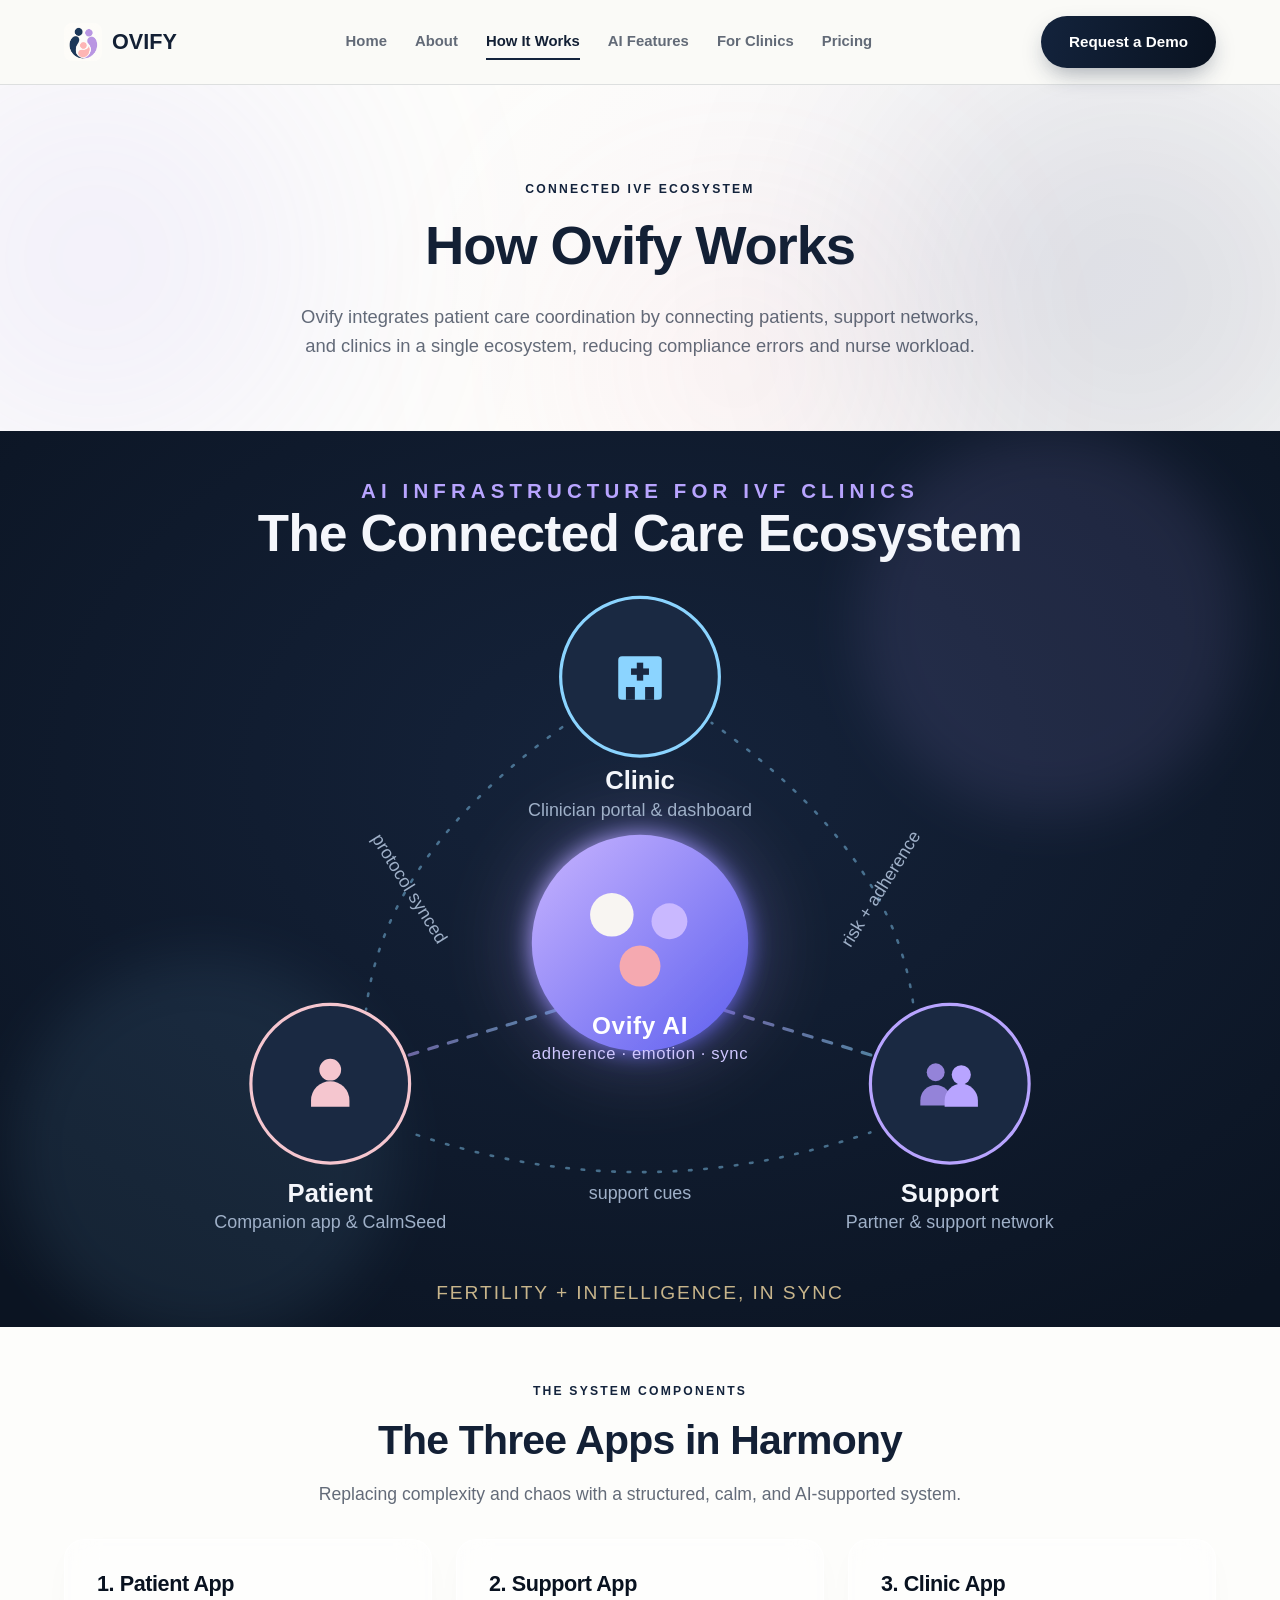
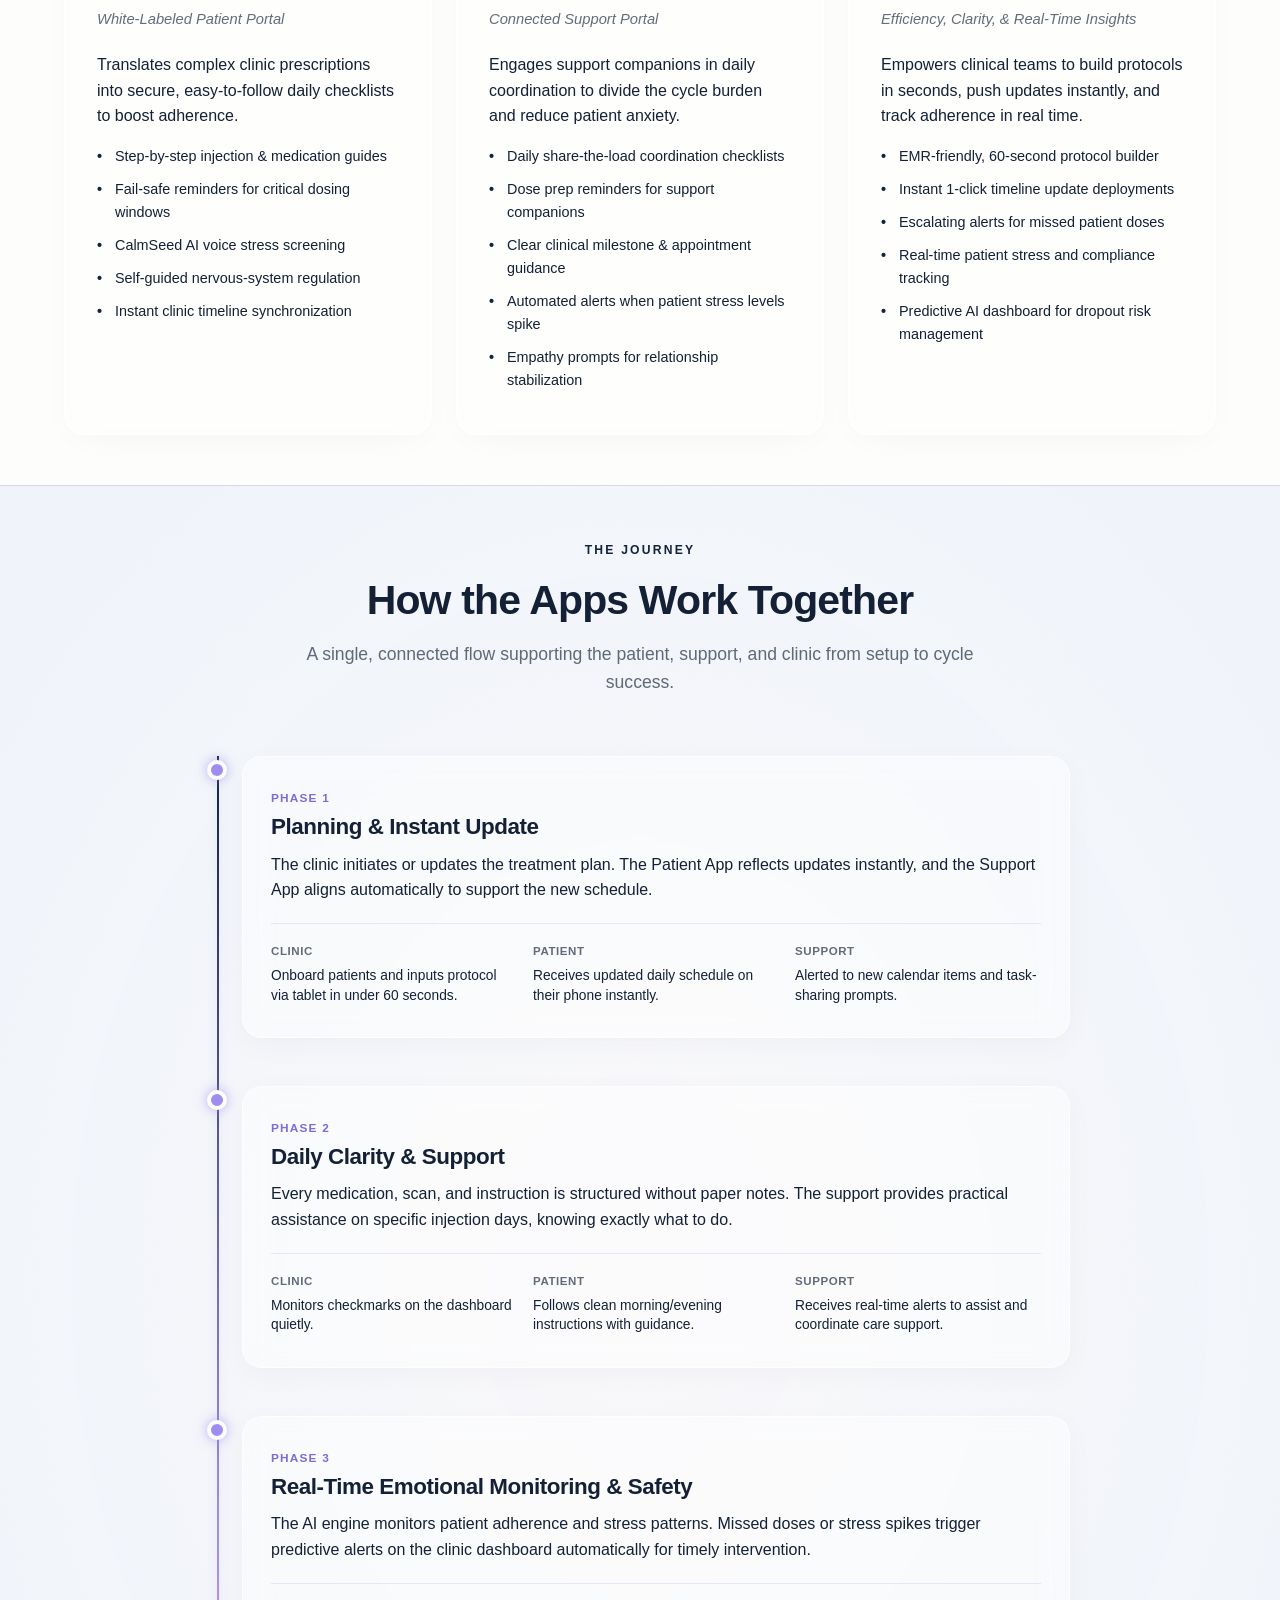
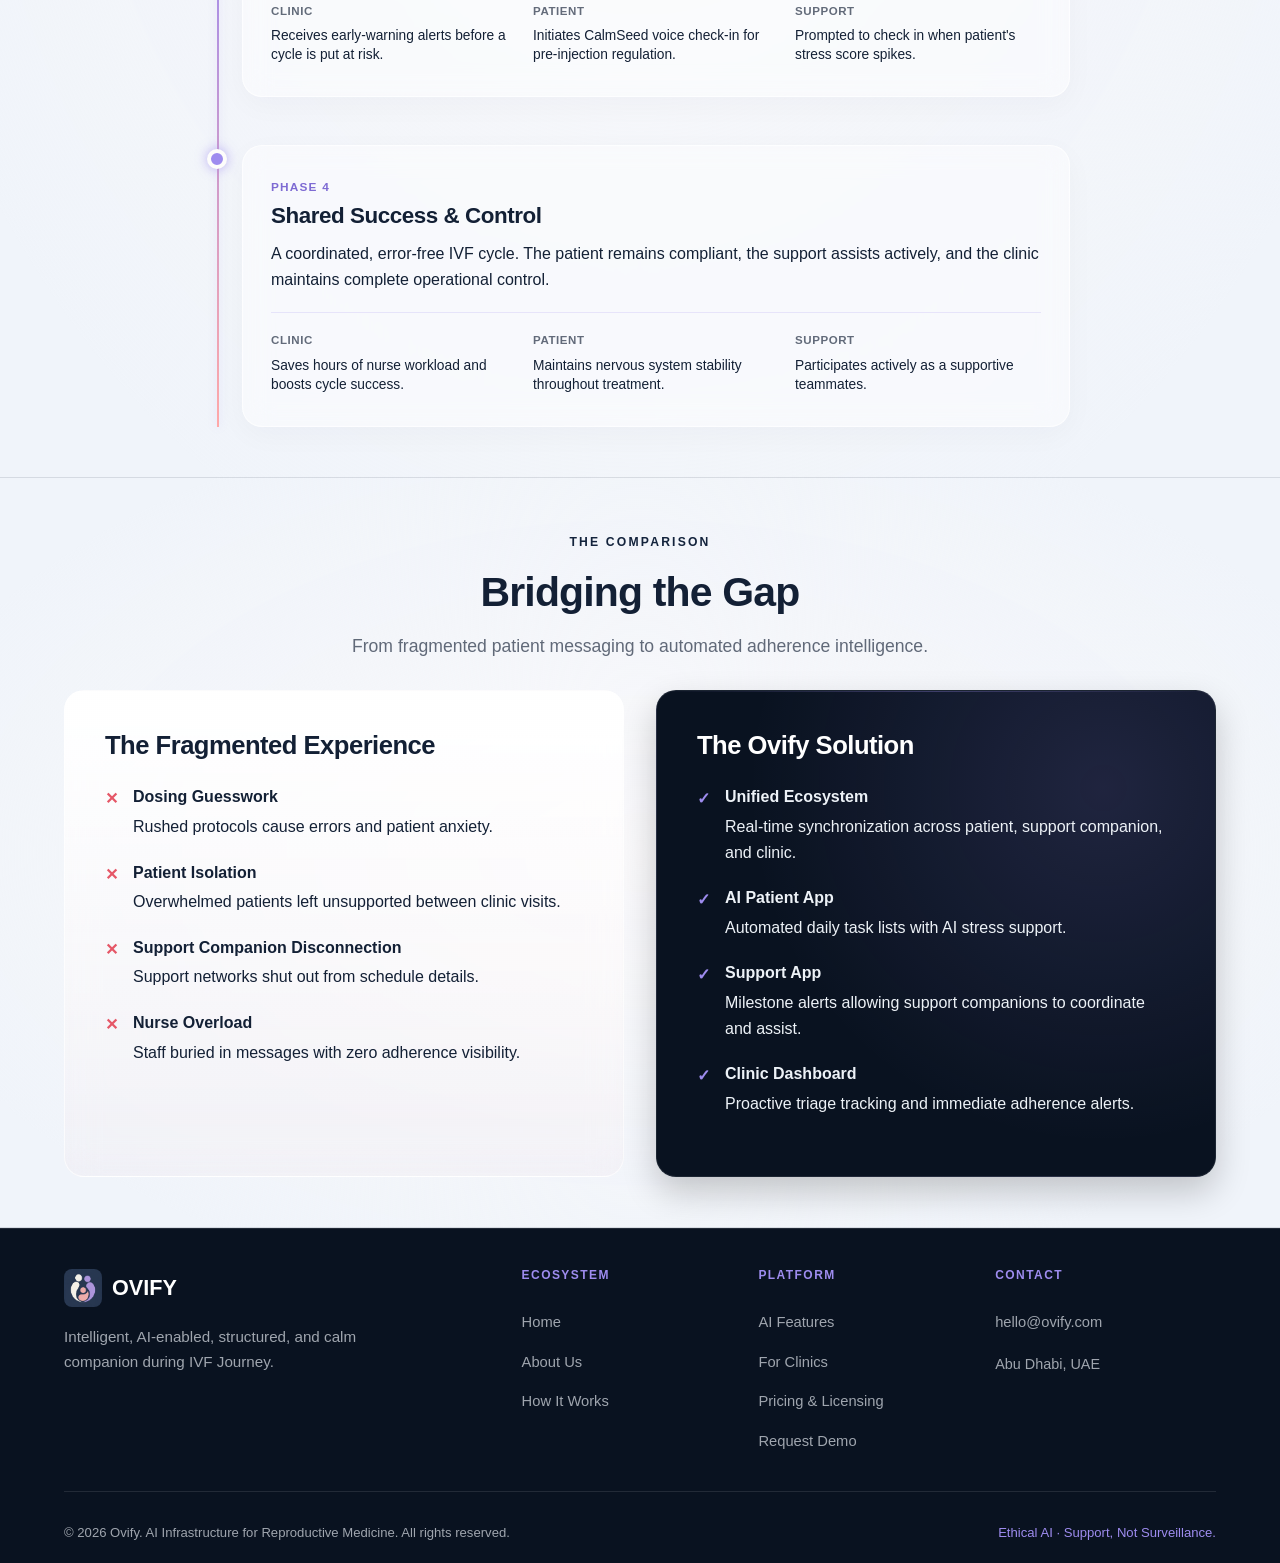
<file: how-it-works.html>
<!DOCTYPE html>
<html lang="en">
<head>
  <meta charset="UTF-8" />
  <meta name="viewport" content="width=device-width, initial-scale=1.0" />
  <title>How Ovify Works | The Patient, Support & Clinic Care Loop</title>
  <meta name="description" content="Discover how Ovify’s connected three-app care loop simplifies the IVF journey. Guided patient injections, support companion assistance, and AI-powered nurse dashboards." />
  <meta name="keywords" content="how IVF companion works, IVF injection reminders, clinic adherence dashboard" />
  <meta name="robots" content="index, follow" />
  <link rel="canonical" href="https://www.ovify.com/how-it-works.html" />

  <!-- Open Graph / Facebook -->
  <meta property="og:type" content="website" />
  <meta property="og:url" content="https://www.ovify.com/how-it-works.html" />
  <meta property="og:title" content="How Ovify Works | The Patient, Support & Clinic Care Loop" />
  <meta property="og:description" content="Discover how Ovify’s connected three-app care loop simplifies the IVF journey. Guided patient injections, support companion assistance, and AI-powered nurse dashboards." />
  <meta property="og:image" content="https://www.ovify.com/assets/Logo-OvaSync.jpg" />

  <!-- Twitter -->
  <meta property="twitter:card" content="summary_large_image" />
  <meta property="twitter:url" content="https://www.ovify.com/how-it-works.html" />
  <meta property="twitter:title" content="How Ovify Works | The Patient, Support & Clinic Care Loop" />
  <meta property="twitter:description" content="Discover how Ovify’s connected three-app care loop simplifies the IVF journey. Guided patient injections, support companion assistance, and AI-powered nurse dashboards." />
  <meta property="twitter:image" content="https://www.ovify.com/assets/Logo-OvaSync.jpg" />
  <!-- Security Headers -->
  <meta http-equiv="X-Content-Type-Options" content="nosniff" />
  <meta http-equiv="X-Frame-Options" content="DENY" />
  <meta name="referrer" content="strict-origin-when-cross-origin" />
  <meta http-equiv="Permissions-Policy" content="camera=(), microphone=(), geolocation=(), payment=()" />
  <meta http-equiv="Content-Security-Policy" content="default-src 'self'; script-src 'self' 'unsafe-inline'; style-src 'self' 'unsafe-inline' https://fonts.googleapis.com; font-src 'self' https://fonts.gstatic.com; img-src 'self' data: https:; connect-src 'self';" />
  
  
  
  

  <link rel="preconnect" href="https://fonts.googleapis.com" />
  <link rel="preconnect" href="https://fonts.gstatic.com" crossorigin />
  <link href="https://fonts.googleapis.com/css2?family=DM+Sans:wght@500;600;700&family=Manrope:wght@400;500;600;700&family=Inter:wght@400;500;600&display=swap" rel="stylesheet" />

  <link rel="stylesheet" href="style.css" />

  <style>
    /* How It Works specific styles */
    .how-hero {
      position: relative;
      overflow: hidden;
      padding: 90px 0 70px;
      background: radial-gradient(800px 500px at 80% 50%, rgba(158, 140, 239, 0.06), transparent 75%);
    }

    .how-hero h1 {
      font-size: clamp(2.2rem, 4.5vw, 3.4rem);
      margin-bottom: 20px;
    }

    .how-hero .sub {
      font-size: 1.15rem;
      color: var(--text-dim-dark);
    }

    /* Problem vs Solution */
    .comp-grid {
      display: grid;
      grid-template-columns: 1fr 1fr;
      gap: 32px;
      margin-top: 20px;
    }

    .comp-box {
      padding: 40px;
      border-radius: var(--radius);
      border: 1px solid var(--glass-border);
      backdrop-filter: blur(16px);
      -webkit-backdrop-filter: blur(16px);
      transition: all 0.4s cubic-bezier(0.16, 1, 0.3, 1);
      position: relative;
      overflow: hidden;
    }

    .comp-box.problem {
      background: linear-gradient(180deg, var(--white) 0%, rgba(255, 168, 168, 0.04) 100%);
    }

    .comp-box.problem:hover {
      border-color: var(--blush-deep);
      box-shadow: 0 24px 50px -15px rgba(229, 87, 103, 0.12), 0 0 25px rgba(255, 168, 168, 0.35);
    }

    .comp-box.solution {
      background: radial-gradient(circle at 80% 20%, rgba(158, 140, 239, 0.15) 0%, transparent 60%), linear-gradient(135deg, var(--navy-deep), var(--dark-slate));
      color: var(--text-light);
      border-color: rgba(255, 255, 255, 0.08);
      box-shadow: 0 15px 35px rgba(0, 0, 0, 0.2);
    }

    .comp-box.solution::before {
      content: '';
      position: absolute;
      top: 0;
      left: 0;
      right: 0;
      height: 1px;
      background: linear-gradient(90deg, transparent, rgba(158, 140, 239, 0.3), transparent);
    }

    .comp-box.solution:hover {
      border-color: var(--lavender);
      box-shadow: 0 24px 50px -15px rgba(158, 140, 239, 0.2), 0 0 25px rgba(158, 140, 239, 0.45);
    }

    .comp-box.solution h3 {
      color: var(--white);
    }

    .comp-box h3 {
      font-size: 1.6rem;
      margin-bottom: 24px;
      display: flex;
      align-items: center;
      gap: 12px;
    }

    .comp-list {
      list-style: none;
      padding: 0;
    }

    .comp-list li {
      margin-bottom: 20px;
      position: relative;
      padding-left: 28px;
    }

    .comp-list li::before {
      position: absolute;
      left: 0;
      top: 2px;
      font-weight: bold;
    }

    .problem .comp-list li::before {
      content: "✕";
      color: var(--error);
    }

    .solution .comp-list li::before {
      content: "✓";
      color: var(--lavender);
    }

    .comp-list li strong {
      display: block;
      margin-bottom: 4px;
    }

    /* 3-App layout */
    .app-showcase {
      display: grid;
      grid-template-columns: repeat(3, 1fr);
      gap: 24px;
      margin-top: 24px;
    }

    .app-card {
      background: var(--glass-bg);
      backdrop-filter: blur(16px) saturate(120%);
      -webkit-backdrop-filter: blur(16px) saturate(120%);
      border: 1px solid var(--glass-border);
      border-radius: var(--radius);
      padding: 32px;
      transition: all 0.35s cubic-bezier(0.16, 1, 0.3, 1);
      box-shadow: 0 10px 35px -10px rgba(19, 32, 53, 0.04);
    }

    .app-card:hover {
      transform: translateY(-6px);
      border-color: var(--lavender);
      box-shadow: 0 20px 45px -12px rgba(158, 140, 239, 0.15), var(--glow-lavender);
    }

    .app-card h3 {
      font-size: 1.35rem;
      margin-bottom: 12px;
      color: var(--navy-deep);
      display: flex;
      align-items: center;
      gap: 10px;
    }

    .app-card .tagline {
      font-style: italic;
      color: var(--text-dim-dark);
      font-size: 0.92rem;
      margin-bottom: 20px;
      display: block;
    }

    .feature-sublist {
      list-style: none;
      padding: 0;
      margin-top: 16px;
    }

    .feature-sublist li {
      font-size: 0.9rem;
      margin-bottom: 10px;
      padding-left: 18px;
      position: relative;
    }

    .feature-sublist li::before {
      content: "•";
      color: var(--navy);
      position: absolute;
      left: 0;
      font-weight: bold;
    }

    /* Timeline styles */
    .timeline {
      position: relative;
      max-width: 860px;
      margin: 60px auto 0;
      padding-left: 32px;
    }

    .timeline::before {
      content: "";
      position: absolute;
      left: 7px;
      top: 0;
      bottom: 0;
      width: 2px;
      background: linear-gradient(180deg, var(--navy) 0%, var(--lavender) 60%, var(--blush) 100%);
      box-shadow: 0 0 8px rgba(158, 140, 239, 0.25);
    }

    .timeline-item {
      position: relative;
      margin-bottom: 48px;
    }

    .timeline-item:last-child {
      margin-bottom: 0;
    }

    .timeline-dot {
      position: absolute;
      left: -35px;
      top: 4px;
      width: 20px;
      height: 20px;
      border-radius: 50%;
      background: var(--lavender);
      border: 4px solid var(--ivory);
      z-index: 2;
      box-shadow: 0 0 12px rgba(158, 140, 239, 0.7);
      transition: all 0.3s cubic-bezier(0.16, 1, 0.3, 1);
    }

    .timeline-item:hover .timeline-dot {
      background: var(--navy);
      box-shadow: 0 0 16px rgba(19, 35, 60, 0.6);
      transform: scale(1.15);
    }

    .timeline-content {
      background: var(--glass-bg);
      backdrop-filter: blur(14px) saturate(110%);
      -webkit-backdrop-filter: blur(14px) saturate(110%);
      border: 1px solid var(--glass-border);
      border-radius: 20px;
      padding: 32px 28px;
      transition: all 0.35s cubic-bezier(0.16, 1, 0.3, 1);
      box-shadow: 0 8px 30px rgba(19, 32, 53, 0.03);
    }

    .timeline-content:hover {
      transform: translateY(-3px);
      border-color: var(--lavender);
      box-shadow: 0 18px 40px -10px rgba(158, 140, 239, 0.12), var(--glow-lavender);
    }

    .timeline-phase {
      font-family: var(--data);
      font-size: 0.74rem;
      font-weight: 700;
      text-transform: uppercase;
      letter-spacing: 0.1em;
      color: var(--lavender-deep);
      margin-bottom: 6px;
      display: block;
    }

    .timeline-content h3 {
      font-size: 1.4rem;
      margin-bottom: 12px;
      color: var(--text-dark);
    }

    .timeline-flow-details {
      display: grid;
      grid-template-columns: repeat(3, 1fr);
      gap: 16px;
      margin-top: 20px;
      padding-top: 18px;
      border-top: 1px solid rgba(158, 140, 239, 0.2);
    }

    .flow-role h5 {
      font-family: var(--data);
      font-size: 0.72rem;
      text-transform: uppercase;
      letter-spacing: 0.05em;
      color: var(--text-dim-dark);
      margin-bottom: 6px;
    }

    .flow-role p {
      font-size: 0.86rem;
      color: var(--text-dark);
      line-height: 1.4;
    }

    @media (max-width: 992px) {
      .comp-grid {
        grid-template-columns: 1fr;
      }
      .app-showcase {
        grid-template-columns: 1fr;
      }
      .timeline-flow-details {
        grid-template-columns: 1fr;
        gap: 12px;
      }
    }
  </style>
</head>
<body>

  <!-- ===== HEADER ===== -->
  <header id="header">
    <div class="wrap nav">
      <a href="index.html" class="brand">
        <img src="assets/Logo-OvaSync.jpg" alt="Ovify logo" />
        OVIFY
      </a>
      <nav class="nav-links">
        <a href="index.html">Home</a>
        <a href="about.html">About</a>
        <a href="how-it-works.html" class="active">How It Works</a>
        <a href="ai-features.html">AI Features</a>
        <a href="for-clinics.html">For Clinics</a>
        <a href="pricing.html">Pricing</a>
      </nav>
      <a href="contact.html" class="btn btn-primary">Request a Demo</a>
      <button class="burger" id="burger">☰</button>
    </div>
  </header>
  <div class="mmenu" id="mmenu">
    <a href="index.html">Home</a>
    <a href="about.html">About</a>
    <a href="how-it-works.html" class="active">How It Works</a>
    <a href="ai-features.html">AI Features</a>
    <a href="for-clinics.html">For Clinics</a>
    <a href="pricing.html">Pricing</a>
    <a href="contact.html">Request a Demo</a>
  </div>

  <!-- ===== HERO SECTION ===== -->
  <section class="how-hero" style="text-align: center;">
    <!-- Glowing background mesh blobs -->
    <div class="hero-glow-blob blob-1"></div>
    <div class="hero-glow-blob blob-2"></div>
    <div class="hero-glow-blob blob-3"></div>
    <div class="wrap reveal" style="max-width: 800px; position: relative; z-index: 1; margin: 0 auto;">
      <span class="eyebrow">Connected IVF Ecosystem</span>
      <h1 style="margin-bottom: 24px;">How Ovify Works</h1>
      <p class="sub" style="max-width: 680px; margin: 0 auto;">Ovify integrates patient care coordination by connecting patients, support networks, and clinics in a single ecosystem, reducing compliance errors and nurse workload.</p>
    </div>
  </section>

  <!-- ===== ECOSYSTEM DIAGRAM SHOWCASE ===== -->
  <section class="reveal" style="padding: 0; text-align: center; position: relative; background: radial-gradient(circle at 50% 38%, #15233b 0%, #0B1422 100%); line-height: 0;">
    <img src="assets/ecosystem-diagram.svg" alt="Ovify Connected Ecosystem Diagram" style="width: 100%; max-width: 100%; display: block; height: auto;" />
  </section>



  <!-- ===== THE THREE-APP ECOSYSTEM ===== -->
  <section>
    <div class="wrap reveal">
      <div class="sec-head">
        <span class="eyebrow">The System Components</span>
        <h2>The Three Apps in Harmony</h2>
        <p>Replacing complexity and chaos with a structured, calm, and AI-supported system.</p>
      </div>

      <div class="app-showcase">
        <!-- Patient App -->
        <div class="app-card">
          <h3>1. Patient App</h3>
          <span class="tagline">White-Labeled Patient Portal</span>
          <p>Translates complex clinic prescriptions into secure, easy-to-follow daily checklists to boost adherence.</p>
          <ul class="feature-sublist">
            <li>Step-by-step injection &amp; medication guides</li>
            <li>Fail-safe reminders for critical dosing windows</li>
            <li>CalmSeed AI voice stress screening</li>
            <li>Self-guided nervous-system regulation</li>
            <li>Instant clinic timeline synchronization</li>
          </ul>
        </div>

        <!-- Support App -->
        <div class="app-card">
          <h3>2. Support App</h3>
          <span class="tagline">Connected Support Portal</span>
          <p>Engages support companions in daily coordination to divide the cycle burden and reduce patient anxiety.</p>
          <ul class="feature-sublist">
            <li>Daily share-the-load coordination checklists</li>
            <li>Dose prep reminders for support companions</li>
            <li>Clear clinical milestone &amp; appointment guidance</li>
            <li>Automated alerts when patient stress levels spike</li>
            <li>Empathy prompts for relationship stabilization</li>
          </ul>
        </div>

        <!-- Clinic App -->
        <div class="app-card">
          <h3>3. Clinic App</h3>
          <span class="tagline">Efficiency, Clarity, &amp; Real-Time Insights</span>
          <p>Empowers clinical teams to build protocols in seconds, push updates instantly, and track adherence in real time.</p>
          <ul class="feature-sublist">
            <li>EMR-friendly, 60-second protocol builder</li>
            <li>Instant 1-click timeline update deployments</li>
            <li>Escalating alerts for missed patient doses</li>
            <li>Real-time patient stress and compliance tracking</li>
            <li>Predictive AI dashboard for dropout risk management</li>
          </ul>
        </div>
      </div>
    </div>
  </section>

  <!-- ===== HOW THEY WORK TOGETHER (PHASES) ===== -->
  <section class="alt" style="border-top: 1px solid var(--line-dark);">
    <div class="wrap reveal">
      <div class="sec-head">
        <span class="eyebrow">The Journey</span>
        <h2>How the Apps Work Together</h2>
        <p>A single, connected flow supporting the patient, support, and clinic from setup to cycle success.</p>
      </div>

      <div class="timeline">
        <!-- Phase 1 -->
        <div class="timeline-item reveal">
          <div class="timeline-dot"></div>
          <div class="timeline-content">
            <span class="timeline-phase">Phase 1</span>
            <h3>Planning &amp; Instant Update</h3>
            <p>The clinic initiates or updates the treatment plan. The Patient App reflects updates instantly, and the Support App aligns automatically to support the new schedule.</p>
            <div class="timeline-flow-details">
              <div class="flow-role">
                <h5>Clinic</h5>
                <p>Onboard patients and inputs protocol via tablet in under 60 seconds.</p>
              </div>
              <div class="flow-role">
                <h5>Patient</h5>
                <p>Receives updated daily schedule on their phone instantly.</p>
              </div>
              <div class="flow-role">
                <h5>Support</h5>
                <p>Alerted to new calendar items and task-sharing prompts.</p>
              </div>
            </div>
          </div>
        </div>

        <!-- Phase 2 -->
        <div class="timeline-item reveal">
          <div class="timeline-dot"></div>
          <div class="timeline-content">
            <span class="timeline-phase">Phase 2</span>
            <h3>Daily Clarity &amp; Support</h3>
            <p>Every medication, scan, and instruction is structured without paper notes. The support provides practical assistance on specific injection days, knowing exactly what to do.</p>
            <div class="timeline-flow-details">
              <div class="flow-role">
                <h5>Clinic</h5>
                <p>Monitors checkmarks on the dashboard quietly.</p>
              </div>
              <div class="flow-role">
                <h5>Patient</h5>
                <p>Follows clean morning/evening instructions with guidance.</p>
              </div>
              <div class="flow-role">
                <h5>Support</h5>
                <p>Receives real-time alerts to assist and coordinate care support.</p>
              </div>
            </div>
          </div>
        </div>

        <!-- Phase 3 -->
        <div class="timeline-item reveal">
          <div class="timeline-dot"></div>
          <div class="timeline-content">
            <span class="timeline-phase">Phase 3</span>
            <h3>Real-Time Emotional Monitoring &amp; Safety</h3>
            <p>The AI engine monitors patient adherence and stress patterns. Missed doses or stress spikes trigger predictive alerts on the clinic dashboard automatically for timely intervention.</p>
            <div class="timeline-flow-details">
              <div class="flow-role">
                <h5>Clinic</h5>
                <p>Receives early-warning alerts before a cycle is put at risk.</p>
              </div>
              <div class="flow-role">
                <h5>Patient</h5>
                <p>Initiates CalmSeed voice check-in for pre-injection regulation.</p>
              </div>
              <div class="flow-role">
                <h5>Support</h5>
                <p>Prompted to check in when patient's stress score spikes.</p>
              </div>
            </div>
          </div>
        </div>

        <!-- Phase 4 -->
        <div class="timeline-item reveal">
          <div class="timeline-dot"></div>
          <div class="timeline-content">
            <span class="timeline-phase">Phase 4</span>
            <h3>Shared Success &amp; Control</h3>
            <p>A coordinated, error-free IVF cycle. The patient remains compliant, the support assists actively, and the clinic maintains complete operational control.</p>
            <div class="timeline-flow-details">
              <div class="flow-role">
                <h5>Clinic</h5>
                <p>Saves hours of nurse workload and boosts cycle success.</p>
              </div>
              <div class="flow-role">
                <h5>Patient</h5>
                <p>Maintains nervous system stability throughout treatment.</p>
              </div>
              <div class="flow-role">
                <h5>Support</h5>
                <p>Participates actively as a supportive teammates.</p>
              </div>
            </div>
          </div>
        </div>
      </div>
    </div>
  </section>

  <!-- ===== PROBLEM VS SOLUTION ===== -->
  <section class="alt" style="border-top: 1px solid var(--line-dark); border-bottom: 1px solid var(--line-dark);">
    <div class="wrap reveal">
      <div class="sec-head">
        <span class="eyebrow">The Comparison</span>
        <h2>Bridging the Gap</h2>
        <p>From fragmented patient messaging to automated adherence intelligence.</p>
      </div>

      <div class="comp-grid">
        <div class="comp-box problem">
          <h3>The Fragmented Experience</h3>
          <ul class="comp-list">
            <li>
              <strong>Dosing Guesswork</strong>
              Rushed protocols cause errors and patient anxiety.
            </li>
            <li>
              <strong>Patient Isolation</strong>
              Overwhelmed patients left unsupported between clinic visits.
            </li>
            <li>
              <strong>Support Companion Disconnection</strong>
              Support networks shut out from schedule details.
            </li>
            <li>
              <strong>Nurse Overload</strong>
              Staff buried in messages with zero adherence visibility.
            </li>
          </ul>
        </div>

        <div class="comp-box solution">
          <h3>The Ovify Solution</h3>
          <ul class="comp-list">
            <li>
              <strong>Unified Ecosystem</strong>
              Real-time synchronization across patient, support companion, and clinic.
            </li>
            <li>
              <strong>AI Patient App</strong>
              Automated daily task lists with AI stress support.
            </li>
            <li>
              <strong>Support App</strong>
              Milestone alerts allowing support companions to coordinate and assist.
            </li>
            <li>
              <strong>Clinic Dashboard</strong>
              Proactive triage tracking and immediate adherence alerts.
            </li>
          </ul>
        </div>
      </div>
    </div>
  </section>

  <!-- ===== FOOTER ===== -->
  <footer>
    <div class="wrap">
      <div class="foot-grid">
        <div>
          <a href="index.html" class="brand">
            <img src="assets/Logo-BlueBackground.jpg" alt="Ovify logo" />
            OVIFY
          </a>
          <p class="foot-about">Intelligent, AI-enabled, structured, and calm companion during IVF Journey.</p>
        </div>
        <div class="foot-col">
          <h4>Ecosystem</h4>
          <a href="index.html">Home</a>
          <a href="about.html">About Us</a>
          <a href="how-it-works.html">How It Works</a>
        </div>
        <div class="foot-col">
          <h4>Platform</h4>
          <a href="ai-features.html">AI Features</a>
          <a href="for-clinics.html">For Clinics</a>
          <a href="pricing.html">Pricing & Licensing</a>
          <a href="contact.html">Request Demo</a>
        </div>
        <div class="foot-col">
          <h4>Contact</h4>
          <a href="mailto:hello@ovify.com">hello@ovify.com</a>
          <p style="font-size: 0.9rem; color: var(--text-dim-light); margin-top: 10px;">Abu Dhabi, UAE</p>
        </div>
      </div>
      <div class="foot-bottom">
        <span>© 2026 Ovify. AI Infrastructure for Reproductive Medicine. All rights reserved.</span>
        <span>Ethical AI · Support, Not Surveillance.</span>
      </div>
    </div>
  </footer>

  <script>
    // Header shadow on scroll
    const header = document.getElementById('header');
    window.addEventListener('scroll', () => {
      header.classList.toggle('scrolled', window.scrollY > 10);
    });

    // Mobile menu toggle
    const burger = document.getElementById('burger');
    const mmenu = document.getElementById('mmenu');
    burger.onclick = () => mmenu.classList.toggle('open');
    mmenu.querySelectorAll('a').forEach(link => {
      link.onclick = () => mmenu.classList.remove('open');
    });

    // Scroll Reveal Intersection Observer
    const io = new IntersectionObserver((entries) => {
      entries.forEach(entry => {
        if (entry.isIntersecting) {
          entry.target.classList.add('in');
          io.unobserve(entry.target);
        }
      });
    }, { threshold: 0.1 });
    document.querySelectorAll('.reveal').forEach(el => io.observe(el));
  </script>
</body>
</html>
</file>
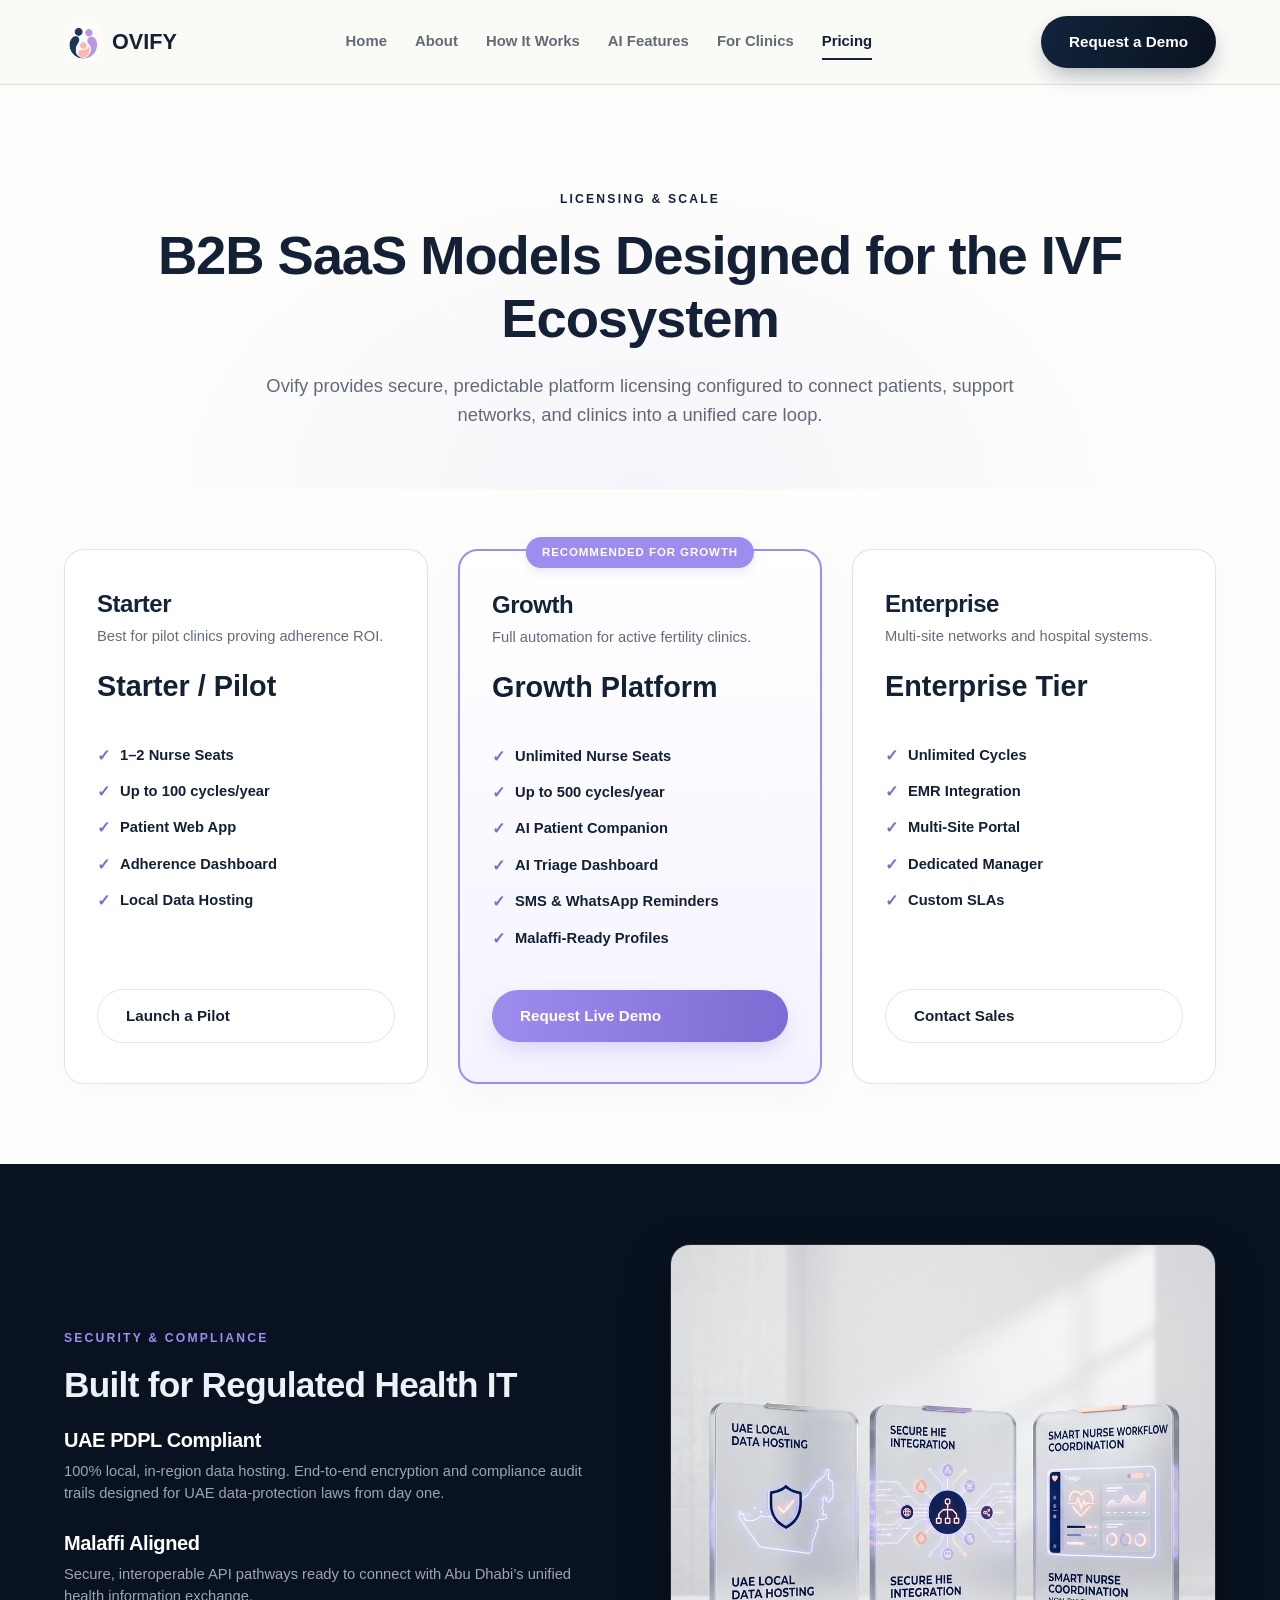
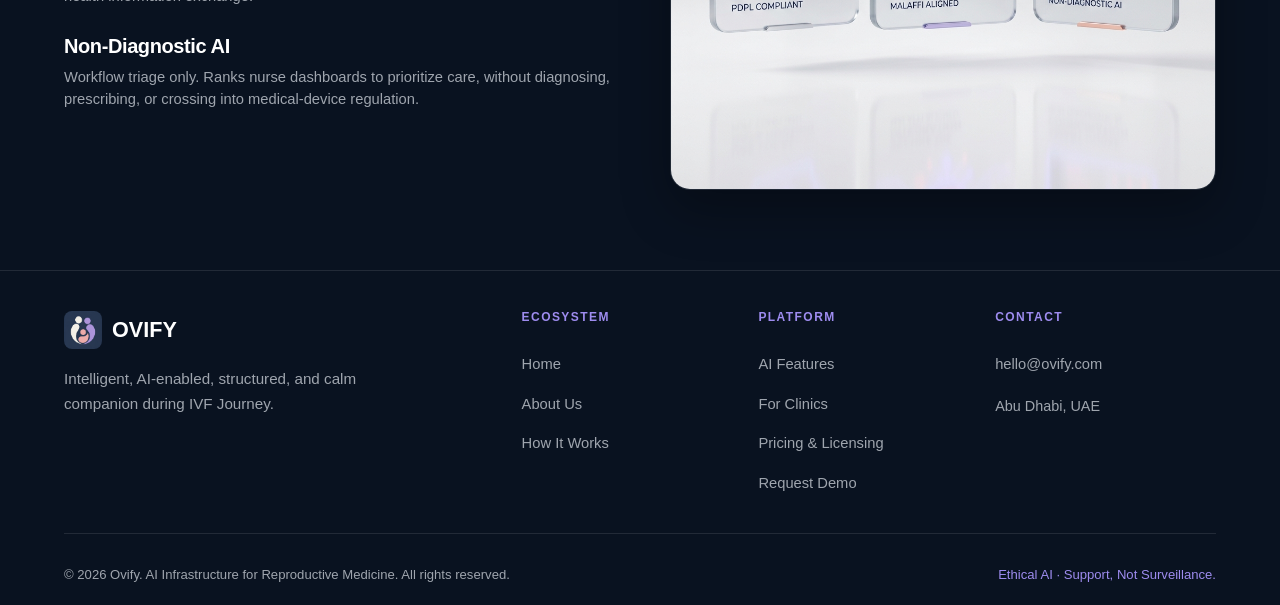
<file: pricing.html>
<!DOCTYPE html>
<html lang="en">
<head>
  <meta charset="UTF-8" />
  <meta name="viewport" content="width=device-width, initial-scale=1.0" />
  <title>Ovify Pricing & Plans | B2B SaaS IVF Licensing</title>
  <meta name="description" content="Explore B2B SaaS plans for Ovify. Scalable, band-based licensing designed for GCC clinics with local hosting (PDPL) and Malaffi integration." />
  <meta name="keywords" content="IVF SaaS pricing, clinic software license, health IT compliance UAE" />
  <meta name="robots" content="index, follow" />
  <link rel="canonical" href="https://www.ovify.com/pricing.html" />

  <!-- Open Graph / Facebook -->
  <meta property="og:type" content="website" />
  <meta property="og:url" content="https://www.ovify.com/pricing.html" />
  <meta property="og:title" content="Ovify Pricing & Plans | B2B SaaS IVF Licensing" />
  <meta property="og:description" content="Explore B2B SaaS plans for Ovify. Scalable, band-based licensing designed for GCC clinics with local hosting (PDPL) and Malaffi integration." />
  <meta property="og:image" content="https://www.ovify.com/assets/Logo-OvaSync.jpg" />

  <!-- Twitter -->
  <meta property="twitter:card" content="summary_large_image" />
  <meta property="twitter:url" content="https://www.ovify.com/pricing.html" />
  <meta property="twitter:title" content="Ovify Pricing & Plans | B2B SaaS IVF Licensing" />
  <meta property="twitter:description" content="Explore B2B SaaS plans for Ovify. Scalable, band-based licensing designed for GCC clinics with local hosting (PDPL) and Malaffi integration." />
  <meta property="twitter:image" content="https://www.ovify.com/assets/Logo-OvaSync.jpg" />
  <!-- Security Headers -->
  <meta http-equiv="X-Content-Type-Options" content="nosniff" />
  <meta http-equiv="X-Frame-Options" content="DENY" />
  <meta name="referrer" content="strict-origin-when-cross-origin" />
  <meta http-equiv="Permissions-Policy" content="camera=(), microphone=(), geolocation=(), payment=()" />
  <meta http-equiv="Content-Security-Policy" content="default-src 'self'; script-src 'self' 'unsafe-inline'; style-src 'self' 'unsafe-inline' https://fonts.googleapis.com; font-src 'self' https://fonts.gstatic.com; img-src 'self' data: https:; connect-src 'self';" />
  
  
  
  

  <link rel="preconnect" href="https://fonts.googleapis.com" />
  <link rel="preconnect" href="https://fonts.gstatic.com" crossorigin />
  <link href="https://fonts.googleapis.com/css2?family=DM+Sans:wght@500;600;700&family=Manrope:wght@400;500;600;700&family=Inter:wght@400;500;600&display=swap" rel="stylesheet" />

  <link rel="stylesheet" href="style.css" />

  <style>
    /* Pricing specific layouts and details */
    .pricing-hero {
      padding: 100px 0 60px;
      text-align: center;
      background: radial-gradient(700px 450px at 50% 100%, rgba(158, 140, 239, 0.08), transparent 70%);
    }

    .pricing-hero h1 {
      font-size: clamp(2.2rem, 4.5vw, 3.4rem);
      margin-bottom: 20px;
    }

    .pricing-hero .sub {
      font-size: 1.15rem;
      color: var(--text-dim-dark);
      max-width: 780px;
      margin: 0 auto;
    }

    /* Plans Grid */
    .plans-grid {
      display: grid;
      grid-template-columns: repeat(3, 1fr);
      gap: 30px;
      margin-top: 40px;
    }

    .plan-card {
      background: var(--white);
      border: 1px solid var(--line-dark);
      border-radius: var(--radius);
      padding: 40px 32px;
      display: flex;
      flex-direction: column;
      position: relative;
      transition: all 0.4s cubic-bezier(0.16, 1, 0.3, 1);
      box-shadow: 0 4px 20px rgba(19, 32, 53, 0.02);
    }

    .plan-card:hover {
      transform: translateY(-6px);
      box-shadow: 0 24px 48px -12px rgba(19, 32, 53, 0.08);
      border-color: rgba(158, 140, 239, 0.3);
    }

    /* Highlighted / Popular Growth Tier */
    .plan-card.featured {
      border: 2px solid var(--lavender);
      background: linear-gradient(180deg, var(--white), var(--lavender-light) 100%);
      box-shadow: 0 12px 30px rgba(158, 140, 239, 0.06);
    }

    .plan-card.featured:hover {
      box-shadow: 0 30px 60px -15px rgba(158, 140, 239, 0.15);
    }

    .plan-card.featured::before {
      content: "Recommended for Growth";
      position: absolute;
      top: -14px;
      left: 50%;
      transform: translateX(-50%);
      background: var(--lavender);
      color: var(--white);
      font-family: var(--data);
      font-size: 0.72rem;
      font-weight: 700;
      text-transform: uppercase;
      letter-spacing: 0.08em;
      padding: 6px 16px;
      border-radius: 99px;
      white-space: nowrap;
      box-shadow: 0 4px 10px rgba(158, 140, 239, 0.2);
    }

    .plan-header {
      margin-bottom: 28px;
    }

    .plan-name {
      font-size: 1.5rem;
      color: var(--navy);
      margin-bottom: 8px;
    }

    .plan-price {
      font-family: var(--head);
      font-weight: 700;
      font-size: 1.8rem;
      color: var(--text-dark);
      margin: 16px 0 8px;
    }

    .plan-desc {
      font-size: 0.92rem;
      color: var(--text-dim-dark);
      line-height: 1.4;
    }

    .plan-features-list {
      list-style: none;
      padding: 0;
      margin: 0 0 40px 0;
      display: flex;
      flex-direction: column;
      gap: 14px;
      flex-grow: 1;
    }

    .plan-features-list li {
      font-size: 0.92rem;
      color: var(--text-dark);
      display: flex;
      align-items: flex-start;
      gap: 10px;
      line-height: 1.4;
    }

    .plan-features-list li::before {
      content: "✓";
      color: var(--lavender-deep);
      font-weight: 700;
      font-size: 1rem;
      flex-shrink: 0;
    }

    .plan-card.featured .plan-features-list li::before {
      color: var(--lavender-deep);
    }

    .plan-card .btn {
      width: 100%;
      text-align: center;
    }

    /* Trust / Compliance Layout */
    .trust-section {
      background-color: var(--navy-deep);
      color: var(--text-light);
      padding: 80px 0;
    }

    .trust-section h2 {
      color: var(--text-light);
    }

    .trust-grid {
      display: grid;
      grid-template-columns: 1fr 1fr;
      gap: 60px;
      align-items: center;
    }

    .trust-features {
      display: flex;
      flex-direction: column;
      gap: 28px;
    }

    .trust-item h3 {
      font-size: 1.25rem;
      margin-bottom: 8px;
      color: var(--white);
    }

    .trust-item p {
      font-size: 0.92rem;
      color: var(--text-dim-light);
      line-height: 1.5;
    }

    .trust-image-container {
      position: relative;
      border-radius: var(--radius);
      overflow: hidden;
      border: 1px solid var(--line-light);
      box-shadow: 0 20px 50px rgba(0, 0, 0, 0.3);
    }

    .trust-image-container img {
      width: 100%;
      height: auto;
      display: block;
      transition: transform 0.6s ease;
    }

    .trust-image-container:hover img {
      transform: scale(1.03);
    }

    /* FAQs Section Removed */

    @media (max-width: 992px) {
      .plans-grid {
        grid-template-columns: 1fr;
        gap: 30px;
        max-width: 500px;
        margin: 40px auto 0;
      }
      .trust-grid {
        grid-template-columns: 1fr;
        gap: 40px;
      }
      .plan-card.featured::before {
        top: -14px;
      }
    }
  </style>
</head>
<body>

  <!-- ===== HEADER ===== -->
  <header id="header">
    <div class="wrap nav">
      <a href="index.html" class="brand">
        <img src="assets/Logo-OvaSync.jpg" alt="Ovify logo" />
        OVIFY
      </a>
      <nav class="nav-links">
        <a href="index.html">Home</a>
        <a href="about.html">About</a>
        <a href="how-it-works.html">How It Works</a>
        <a href="ai-features.html">AI Features</a>
        <a href="for-clinics.html">For Clinics</a>
        <a href="pricing.html" class="active">Pricing</a>
      </nav>
      <a href="contact.html" class="btn btn-primary">Request a Demo</a>
      <button class="burger" id="burger">☰</button>
    </div>
  </header>
  <div class="mmenu" id="mmenu">
    <a href="index.html">Home</a>
    <a href="about.html">About</a>
    <a href="how-it-works.html">How It Works</a>
    <a href="ai-features.html">AI Features</a>
    <a href="for-clinics.html">For Clinics</a>
    <a href="pricing.html" class="active">Pricing</a>
    <a href="contact.html">Request a Demo</a>
  </div>

  <!-- ===== HERO SECTION ===== -->
  <section class="pricing-hero">
    <div class="wrap reveal">
      <span class="eyebrow">Licensing &amp; Scale</span>
      <h1>B2B SaaS Models Designed for the IVF Ecosystem</h1>
      <p class="sub">
        Ovify provides secure, predictable platform licensing configured to connect patients, support networks, and clinics into a unified care loop.
      </p>
    </div>
  </section>

  <!-- ===== PLANS SECTION ===== -->
  <section style="padding: 20px 0 80px;">
    <div class="wrap reveal">
      <div class="plans-grid">
        
        <!-- PLAN 1: STARTER -->
        <div class="plan-card">
          <div class="plan-header">
            <h3 class="plan-name">Starter</h3>
            <p class="plan-desc">Best for pilot clinics proving adherence ROI.</p>
            <div class="plan-price">Starter / Pilot</div>
          </div>
          <ul class="plan-features-list">
            <li><strong>1–2 Nurse Seats</strong></li>
            <li><strong>Up to 100 cycles/year</strong></li>
            <li><strong>Patient Web App</strong></li>
            <li><strong>Adherence Dashboard</strong></li>
            <li><strong>Local Data Hosting</strong></li>
          </ul>
          <a href="contact.html" class="btn btn-ghost">Launch a Pilot</a>
        </div>

        <!-- PLAN 2: GROWTH (FEATURED) -->
        <div class="plan-card featured">
          <div class="plan-header">
            <h3 class="plan-name">Growth</h3>
            <p class="plan-desc">Full automation for active fertility clinics.</p>
            <div class="plan-price">Growth Platform</div>
          </div>
          <ul class="plan-features-list">
            <li><strong>Unlimited Nurse Seats</strong></li>
            <li><strong>Up to 500 cycles/year</strong></li>
            <li><strong>AI Patient Companion</strong></li>
            <li><strong>AI Triage Dashboard</strong></li>
            <li><strong>SMS &amp; WhatsApp Reminders</strong></li>
            <li><strong>Malaffi-Ready Profiles</strong></li>
          </ul>
          <a href="contact.html" class="btn btn-accent">Request Live Demo</a>
        </div>

        <!-- PLAN 3: ENTERPRISE -->
        <div class="plan-card">
          <div class="plan-header">
            <h3 class="plan-name">Enterprise</h3>
            <p class="plan-desc">Multi-site networks and hospital systems.</p>
            <div class="plan-price">Enterprise Tier</div>
          </div>
          <ul class="plan-features-list">
            <li><strong>Unlimited Cycles</strong></li>
            <li><strong>EMR Integration</strong></li>
            <li><strong>Multi-Site Portal</strong></li>
            <li><strong>Dedicated Manager</strong></li>
            <li><strong>Custom SLAs</strong></li>
          </ul>
          <a href="contact.html" class="btn btn-ghost">Contact Sales</a>
        </div>

      </div>
    </div>
  </section>

  <!-- ===== TRUST & COMPLIANCE SECTION ===== -->
  <section class="trust-section">
    <div class="wrap reveal">
      <div class="trust-grid">
        
        <div>
          <span class="eyebrow light">Security &amp; Compliance</span>
          <h2 style="font-size: 2.2rem; margin-bottom: 24px;">Built for Regulated Health IT</h2>
          <div class="trust-features">
            
            <div class="trust-item">
              <h3>UAE PDPL Compliant</h3>
              <p>100% local, in-region data hosting. End-to-end encryption and compliance audit trails designed for UAE data-protection laws from day one.</p>
            </div>

            <div class="trust-item">
              <h3>Malaffi Aligned</h3>
              <p>Secure, interoperable API pathways ready to connect with Abu Dhabi’s unified health information exchange.</p>
            </div>

            <div class="trust-item">
              <h3>Non-Diagnostic AI</h3>
              <p>Workflow triage only. Ranks nurse dashboards to prioritize care, without diagnosing, prescribing, or crossing into medical-device regulation.</p>
            </div>

          </div>
        </div>

        <div class="trust-image-container">
          <img src="assets/clinical_enterprise_trust.png" alt="Clinical Enterprise Trust Diagram" />
        </div>

      </div>
    </div>
  </section>

  <!-- FAQs Section Removed -->

  <!-- CTA Demo Section Removed -->

  <!-- ===== FOOTER ===== -->
  <footer>
    <div class="wrap">
      <div class="foot-grid">
        <div>
          <a href="index.html" class="brand">
            <img src="assets/Logo-BlueBackground.jpg" alt="Ovify logo" />
            OVIFY
          </a>
          <p class="foot-about">Intelligent, AI-enabled, structured, and calm companion during IVF Journey.</p>
        </div>
        <div class="foot-col">
          <h4>Ecosystem</h4>
          <a href="index.html">Home</a>
          <a href="about.html">About Us</a>
          <a href="how-it-works.html">How It Works</a>
        </div>
        <div class="foot-col">
          <h4>Platform</h4>
          <a href="ai-features.html">AI Features</a>
          <a href="for-clinics.html">For Clinics</a>
          <a href="pricing.html">Pricing & Licensing</a>
          <a href="contact.html">Request Demo</a>
        </div>
        <div class="foot-col">
          <h4>Contact</h4>
          <a href="mailto:hello@ovify.com">hello@ovify.com</a>
          <p style="font-size: 0.9rem; color: var(--text-dim-light); margin-top: 10px;">Abu Dhabi, UAE</p>
        </div>
      </div>
      <div class="foot-bottom">
        <span>© 2026 Ovify. AI Infrastructure for Reproductive Medicine. All rights reserved.</span>
        <span>Ethical AI · Support, Not Surveillance.</span>
      </div>
    </div>
  </footer>

  <script>
    // Header shadow on scroll
    const header = document.getElementById('header');
    window.addEventListener('scroll', () => {
      header.classList.toggle('scrolled', window.scrollY > 10);
    });

    // Mobile menu toggle
    const burger = document.getElementById('burger');
    const mmenu = document.getElementById('mmenu');
    burger.onclick = () => mmenu.classList.toggle('open');
    mmenu.querySelectorAll('a').forEach(link => {
      link.onclick = () => mmenu.classList.remove('open');
    });

    // Scroll Reveal Intersection Observer
    const io = new IntersectionObserver((entries) => {
      entries.forEach(entry => {
        if (entry.isIntersecting) {
          entry.target.classList.add('in');
          io.unobserve(entry.target);
        }
      });
    }, { threshold: 0.1 });
    document.querySelectorAll('.reveal').forEach(el => io.observe(el));

    // Accordion functionality removed
  </script>
</body>
</html>
</file>
<file: style.css>
/* ==========================================
   Ovify Style System & Shared Layouts
   ========================================== */

:root {
  /* Colors */
  --navy: #13233C;
  --navy-deep: #091220;
  --navy-light: #F0F4FA;
  --lavender: #9E8CEF;
  --lavender-deep: #7E6BD3;
  --lavender-light: #F5F3FF;
  --blush: #FFA8A8;
  --blush-deep: #E58C8C;
  --blush-light: #FFF5F5;
  --ivory: #FDFDFB;
  --white: #FFFFFF;
  --dark-slate: #091220;
  --dark-slate-2: #050B14;
  --success: #9E8CEF;
  --warning: #FFA8A8;
  --error: #E55767;

  /* Text and Lines */
  --text-dark: #132035;
  --text-light: #EDF2F7;
  --text-dim-dark: rgba(19, 32, 53, 0.66);
  --text-dim-light: rgba(237, 242, 247, 0.66);
  --line-dark: rgba(19, 32, 53, 0.12);
  --line-light: rgba(255, 255, 255, 0.1);

  /* Dimensions & Settings */
  --maxw: 1200px;
  --radius: 20px;
  --radius-sm: 10px;

  /* Typography */
  --head: 'DM Sans', sans-serif;
  --body: 'Manrope', sans-serif;
  --data: 'Inter', sans-serif;
}

* {
  box-sizing: border-box;
  margin: 0;
  padding: 0;
}

html {
  scroll-behavior: smooth;
}

body {
  font-family: var(--body);
  background-color: var(--ivory);
  color: var(--text-dark);
  line-height: 1.6;
  -webkit-font-smoothing: antialiased;
  overflow-x: hidden;
}

h1, h2, h3, h4 {
  font-family: var(--head);
  font-weight: 700;
  line-height: 1.15;
  letter-spacing: -0.02em;
  color: var(--text-dark);
}

a {
  color: inherit;
  text-decoration: none;
}

img {
  max-width: 100%;
  display: block;
}

/* ==========================================
   Utility Classes
   ========================================== */

.wrap {
  max-width: var(--maxw);
  margin: 0 auto;
  padding: 0 24px;
}

.eyebrow {
  font-family: var(--data);
  font-size: 0.76rem;
  font-weight: 600;
  letter-spacing: 0.18em;
  text-transform: uppercase;
  color: var(--navy);
  display: inline-block;
  margin-bottom: 16px;
}

.eyebrow.light {
  color: var(--lavender);
}

.grad-text {
  background: linear-gradient(100deg, var(--navy), var(--lavender));
  -webkit-background-clip: text;
  background-clip: text;
  -webkit-text-fill-color: transparent;
}

.grad-text-light {
  background: linear-gradient(100deg, var(--lavender), #E6E0FF);
  -webkit-background-clip: text;
  background-clip: text;
  -webkit-text-fill-color: transparent;
}

/* Section Containers */
section {
  padding: 50px 0;
}

section.dark {
  background-color: var(--dark-slate);
  color: var(--text-light);
}

section.dark h1,
section.dark h2,
section.dark h3,
section.dark h4 {
  color: var(--text-light);
}

section.alt {
  background-color: var(--navy-light);
}

.sec-head {
  max-width: 700px;
  margin: 0 auto 30px;
  text-align: center;
}

.sec-head h2 {
  font-size: clamp(2rem, 3.2vw, 2.75rem);
}

.sec-head p {
  color: var(--text-dim-dark);
  font-size: 1.1rem;
  margin-top: 16px;
}

.sec-head.light p {
  color: var(--text-dim-light);
}

/* Buttons */
.btn {
  display: inline-flex;
  align-items: center;
  gap: 8px;
  font-family: var(--head);
  font-weight: 600;
  font-size: 0.95rem;
  padding: 14px 28px;
  border-radius: 999px;
  cursor: pointer;
  border: none;
  transition: all 0.2s cubic-bezier(0.16, 1, 0.3, 1);
}

.btn-primary {
  background: linear-gradient(100deg, var(--navy), var(--navy-deep));
  color: var(--white);
  box-shadow: 0 10px 24px -6px rgba(19, 35, 60, 0.4);
}

.btn-primary:hover {
  transform: translateY(-2px);
  box-shadow: 0 14px 30px -6px rgba(19, 35, 60, 0.6);
}

.btn-accent {
  background: linear-gradient(100deg, var(--lavender), var(--lavender-deep));
  color: var(--white);
  box-shadow: 0 10px 24px -6px rgba(158, 140, 239, 0.4);
}

.btn-accent:hover {
  transform: translateY(-2px);
  box-shadow: 0 14px 30px -6px rgba(158, 140, 239, 0.6);
}

.btn-ghost {
  background: transparent;
  color: var(--text-dark);
  border: 1px solid var(--line-dark);
}

.btn-ghost:hover {
  background: rgba(19, 35, 60, 0.06);
  transform: translateY(-2px);
}

.btn-ghost-light {
  background: transparent;
  color: var(--text-light);
  border: 1px solid var(--line-light);
}

.btn-ghost-light:hover {
  background: rgba(255, 255, 255, 0.08);
  transform: translateY(-2px);
}

/* Grid Layouts */
.grid-2 {
  display: grid;
  grid-template-columns: 1fr 1fr;
  gap: 16px;
  align-items: center;
}

.grid-3 {
  display: grid;
  grid-template-columns: repeat(3, 1fr);
  gap: 16px;
}

/* Cards */
.card {
  background: var(--white);
  border: 1px solid var(--line-dark);
  border-radius: var(--radius);
  padding: 24px;
  transition: all 0.25s cubic-bezier(0.16, 1, 0.3, 1);
  position: relative;
  overflow: hidden;
}

.card:hover {
  transform: translateY(-6px);
  border-color: var(--navy);
  box-shadow: 0 16px 36px -12px rgba(19, 35, 60, 0.15);
}

.card.dark {
  background: linear-gradient(165deg, var(--navy-deep), var(--dark-slate));
  border: 1px solid rgba(255, 255, 255, 0.08);
  color: var(--text-light);
}

.card.dark:hover {
  border-color: var(--lavender);
  box-shadow: 0 16px 36px -12px rgba(158, 140, 239, 0.2);
}

.card .icon-wrap {
  width: 48px;
  height: 48px;
  border-radius: 12px;
  background: var(--navy-light);
  color: var(--navy);
  display: flex;
  align-items: center;
  justify-content: center;
  font-size: 1.5rem;
  margin-bottom: 20px;
}

.card.dark .icon-wrap {
  background: rgba(255, 255, 255, 0.08);
  color: var(--lavender);
}

.card h3 {
  font-size: 1.3rem;
  margin-bottom: 12px;
}

.card p {
  color: var(--text-dim-dark);
  font-size: 0.95rem;
}

.card.dark p {
  color: var(--text-dim-light);
}

/* ==========================================
   Header Navigation
   ========================================== */

header {
  position: sticky;
  top: 0;
  z-index: 100;
  background: rgba(250, 249, 246, 0.85);
  backdrop-filter: blur(14px);
  border-bottom: 1px solid var(--line-dark);
  transition: all 0.25s ease;
}

header.scrolled {
  box-shadow: 0 8px 30px -10px rgba(30, 46, 37, 0.08);
}

.nav {
  display: flex;
  align-items: center;
  justify-content: space-between;
  height: 84px;
}

.brand {
  display: flex;
  align-items: center;
  gap: 10px;
  font-family: var(--head);
  font-weight: 800;
  font-size: 1.35rem;
  color: var(--text-dark);
}

.brand img {
  width: 38px;
  height: 38px;
  border-radius: 8px;
  object-fit: cover;
}

.brand span {
  color: var(--navy);
}

.nav-links {
  display: flex;
  align-items: center;
  gap: 28px;
}

.nav-links a {
  font-size: 0.93rem;
  color: var(--text-dim-dark);
  font-weight: 550;
  transition: color 0.15s ease;
  position: relative;
  padding: 6px 0;
}

.nav-links a::after {
  content: '';
  position: absolute;
  bottom: 0;
  left: 0;
  width: 0;
  height: 2px;
  background: var(--navy);
  transition: width 0.2s ease;
}

.nav-links a:hover {
  color: var(--text-dark);
}

.nav-links a:hover::after,
.nav-links a.active::after {
  width: 100%;
}

.nav-links a.active {
  color: var(--text-dark);
}

.burger {
  display: none;
  background: none;
  border: none;
  color: var(--text-dark);
  font-size: 1.8rem;
  cursor: pointer;
}

.mmenu {
  display: none;
  position: fixed;
  inset: 84px 0 0;
  z-index: 90;
  background: rgba(250, 249, 246, 0.98);
  padding: 40px 24px;
  flex-direction: column;
  gap: 8px;
  border-top: 1px solid var(--line-dark);
  animation: slideDown 0.3s ease forwards;
}

.mmenu.open {
  display: flex;
}

.mmenu a {
  padding: 14px 8px;
  font-family: var(--head);
  font-weight: 600;
  font-size: 1.15rem;
  color: var(--text-dark);
  border-bottom: 1px solid var(--line-dark);
}

.mmenu a.active {
  color: var(--navy);
  border-left: 4px solid var(--navy);
  padding-left: 14px;
}

/* ==========================================
   Footer Layout
   ========================================== */

footer {
  background-color: var(--dark-slate);
  color: var(--text-light);
  padding: 40px 0 20px;
  border-top: 1px solid var(--line-light);
}

footer .brand {
  color: var(--white);
  margin-bottom: 18px;
}

footer .brand span {
  color: var(--lavender);
}

.foot-grid {
  display: grid;
  grid-template-columns: 2fr 1fr 1fr 1fr;
  gap: 16px;
  margin-bottom: 30px;
}

.foot-about {
  color: var(--text-dim-light);
  font-size: 0.95rem;
  max-width: 340px;
}

.foot-col h4 {
  color: var(--lavender);
  font-family: var(--data);
  font-size: 0.75rem;
  letter-spacing: 0.12em;
  text-transform: uppercase;
  margin-bottom: 20px;
}

.foot-col a {
  display: block;
  color: var(--text-dim-light);
  font-size: 0.92rem;
  padding: 8px 0;
  transition: color 0.15s ease;
}

.foot-col a:hover {
  color: var(--white);
}

.foot-bottom {
  border-top: 1px solid var(--line-light);
  padding-top: 30px;
  display: flex;
  justify-content: space-between;
  align-items: center;
  font-family: var(--data);
  font-size: 0.82rem;
  color: var(--text-dim-light);
  flex-wrap: wrap;
  gap: 16px;
}

.foot-bottom span:last-child {
  color: var(--lavender);
}

/* ==========================================
   Scroll Reveal Animation
   ========================================== */

.reveal {
  opacity: 0;
  transform: translateY(30px);
  transition: opacity 0.8s cubic-bezier(0.16, 1, 0.3, 1),
              transform 0.8s cubic-bezier(0.16, 1, 0.3, 1);
}

.reveal.in {
  opacity: 1;
  transform: none;
}

/* Keyframes */
@keyframes slideDown {
  from {
    opacity: 0;
    transform: translateY(-10px);
  }
  to {
    opacity: 1;
    transform: none;
  }
}

/* ==========================================
   Why exists section cards (Challenge vs Solution)
   ========================================== */

.why-grid {
  display: grid;
  grid-template-columns: 1fr 1fr;
  gap: 24px;
  align-items: stretch;
  margin-top: 20px;
}

.why-card {
  background: var(--white);
  border-radius: var(--radius);
  padding: 36px;
  box-shadow: 0 10px 30px -10px rgba(19, 32, 53, 0.05);
  border: 1px solid var(--line-dark);
  display: flex;
  flex-direction: column;
  justify-content: space-between;
  transition: transform 0.3s ease, box-shadow 0.3s ease;
}

.why-card:hover {
  transform: translateY(-2px);
  box-shadow: 0 16px 40px -12px rgba(19, 32, 53, 0.08);
}

.why-card.challenge-card {
  border-top: 4px solid var(--blush-deep);
  background: linear-gradient(180deg, var(--white) 0%, var(--blush-light) 100%);
}

.why-card.solution-card {
  border-top: 4px solid var(--lavender);
  background: linear-gradient(180deg, var(--white) 0%, var(--lavender-light) 100%);
}

.why-stat-box {
  display: flex;
  align-items: center;
  gap: 16px;
  margin-bottom: 20px;
}

.why-stat-number {
  font-family: var(--data);
  font-size: 3rem;
  font-weight: 800;
  line-height: 1;
}

.why-card.challenge-card .why-stat-number {
  color: var(--error);
  text-shadow: 0 0 20px rgba(229, 87, 103, 0.2);
}

.why-card.solution-card .why-stat-number {
  color: var(--lavender-deep);
  text-shadow: 0 0 20px rgba(158, 140, 239, 0.25);
}

.why-stat-label {
  font-size: 0.88rem;
  font-weight: 700;
  text-transform: uppercase;
  letter-spacing: 0.05em;
  color: var(--navy);
  line-height: 1.3;
}

.why-card h3 {
  font-size: 1.55rem;
  margin-bottom: 12px;
}

.why-card p {
  font-size: 0.98rem;
  color: var(--text-dim-dark);
  line-height: 1.6;
  margin-bottom: 20px;
}

.why-card .bullet-list {
  list-style: none;
  padding: 0;
  margin-bottom: 20px;
}

.why-card .bullet-list li {
  font-size: 0.95rem;
  margin-bottom: 10px;
  display: flex;
  gap: 8px;
  align-items: flex-start;
  color: var(--text-dim-dark);
}

.why-card .bullet-list li strong {
  color: var(--text-dark);
}

/* Ecosystem Essence Background Styling */
.bg-ecosystem {
  position: relative;
  background-image: linear-gradient(135deg, rgba(9, 18, 32, 0.93), rgba(20, 16, 45, 0.96)), url('assets/ecosystem_essence.png');
  background-size: cover;
  background-position: center;
  background-repeat: no-repeat;
  border-top: 1px solid rgba(255, 255, 255, 0.06);
  border-bottom: 1px solid rgba(255, 255, 255, 0.06);
}
/* ==========================================
   Modern Visual Design Upgrades & Glassmorphism
   ========================================== */

:root {
  --glow-lavender: 0 0 30px rgba(158, 140, 239, 0.45);
  --glow-navy: 0 0 30px rgba(19, 35, 60, 0.25);
  --glow-blush: 0 0 30px rgba(255, 168, 168, 0.4);
  --glass-bg: rgba(255, 255, 255, 0.45);
  --glass-bg-dark: rgba(9, 18, 32, 0.85);
  --glass-border: rgba(255, 255, 255, 0.65);
  --glass-border-dark: rgba(255, 255, 255, 0.09);
  --gold: #FFBD2E;
  --gold-deep: #D48E00;
}

/* Base modifications */
section.alt {
  background: radial-gradient(60% 60% at 50% 50%, rgba(158, 140, 239, 0.04) 0%, var(--navy-light) 100%);
}

/* Glassmorphic card adjustments */
.card {
  background: var(--glass-bg);
  backdrop-filter: blur(16px) saturate(120%);
  -webkit-backdrop-filter: blur(16px) saturate(120%);
  border: 1px solid var(--glass-border);
  box-shadow: 0 10px 35px -10px rgba(19, 32, 53, 0.04);
}

.card:hover {
  transform: translateY(-6px);
  border-color: var(--lavender);
  box-shadow: 0 20px 45px -12px rgba(158, 140, 239, 0.15), var(--glow-lavender);
}

/* Button glow effects */
.btn {
  position: relative;
  overflow: hidden;
}

.btn::before {
  content: '';
  position: absolute;
  top: 0;
  left: -100%;
  width: 50%;
  height: 100%;
  background: linear-gradient(90deg, transparent, rgba(255, 255, 255, 0.25), transparent);
  transition: all 0.6s ease;
}

.btn:hover::before {
  left: 150%;
}

.btn-primary:hover {
  transform: translateY(-2px) scale(1.02);
  box-shadow: 0 15px 35px -6px rgba(19, 35, 60, 0.5);
}

.btn-accent:hover {
  transform: translateY(-2px) scale(1.02);
  box-shadow: 0 15px 35px -6px rgba(158, 140, 239, 0.5);
}

/* Why Exists Cards design update */
.why-card {
  background: var(--glass-bg);
  backdrop-filter: blur(16px);
  -webkit-backdrop-filter: blur(16px);
  border: 1px solid var(--glass-border);
  box-shadow: 0 12px 36px -12px rgba(19, 32, 53, 0.05);
  transition: all 0.4s cubic-bezier(0.16, 1, 0.3, 1);
}

.why-card.challenge-card {
  border-top: 5px solid var(--blush-deep);
  background: linear-gradient(180deg, var(--white) 0%, rgba(255, 168, 168, 0.06) 100%);
}

.why-card.challenge-card:hover {
  transform: translateY(-4px);
  border-color: var(--blush-deep);
  box-shadow: 0 24px 50px -15px rgba(229, 87, 103, 0.12), var(--glow-blush);
}

.why-card.solution-card {
  border-top: 5px solid var(--lavender);
  background: linear-gradient(180deg, var(--white) 0%, rgba(158, 140, 239, 0.06) 100%);
}

.why-card.solution-card:hover {
  transform: translateY(-4px);
  border-color: var(--lavender);
  box-shadow: 0 24px 50px -15px rgba(158, 140, 239, 0.16), var(--glow-lavender);
}

/* Stakeholder Cards styling update */
.stakeholder-card {
  background: var(--glass-bg);
  backdrop-filter: blur(14px);
  -webkit-backdrop-filter: blur(14px);
  border: 1px solid var(--glass-border);
  border-radius: 20px;
  padding: 32px 24px;
  text-align: center;
  box-shadow: 0 8px 30px rgba(19, 32, 53, 0.03);
  transition: all 0.3s cubic-bezier(0.16, 1, 0.3, 1);
}

.stakeholder-card:hover {
  transform: translateY(-5px);
  border-color: var(--lavender);
  box-shadow: 0 20px 45px -12px rgba(158, 140, 239, 0.12), var(--glow-lavender);
}

.stakeholder-card .tag {
  background: linear-gradient(135deg, rgba(158, 140, 239, 0.12), rgba(19, 35, 60, 0.06));
  border: 1px solid rgba(158, 140, 239, 0.15);
  box-shadow: 0 4px 12px rgba(19, 35, 60, 0.03);
  padding: 6px 14px;
}

/* Floating Spotlight dark card for Final CTA */
.cta-dark-card {
  background: radial-gradient(circle at 50% 50%, rgba(158, 140, 239, 0.16) 0%, transparent 65%), linear-gradient(135deg, var(--navy-deep), var(--dark-slate));
  border: 1px solid rgba(255, 255, 255, 0.08);
  border-radius: 30px;
  padding: 60px 40px;
  position: relative;
  overflow: hidden;
  box-shadow: 0 30px 60px rgba(0, 0, 0, 0.3), 0 0 0 1px rgba(255, 255, 255, 0.03) inset;
}

.cta-dark-card::before {
  content: '';
  position: absolute;
  top: 0;
  left: 0;
  right: 0;
  height: 1px;
  background: linear-gradient(90deg, transparent, rgba(158, 140, 239, 0.3), transparent);
}

/* Glow Blobs container for backgrounds */
.hero-glow-blob {
  position: absolute;
  border-radius: 50%;
  filter: blur(130px);
  opacity: 0.12;
  z-index: 0;
  pointer-events: none;
  animation: pulseGlow 12s infinite ease-in-out alternate;
}

.blob-1 {
  width: 500px;
  height: 500px;
  background: var(--navy);
  top: -12%;
  right: -8%;
}

.blob-2 {
  width: 450px;
  height: 450px;
  background: var(--lavender);
  bottom: -15%;
  left: -10%;
  animation-delay: -3s;
}

.blob-3 {
  width: 320px;
  height: 320px;
  background: var(--blush);
  top: 35%;
  left: 45%;
  animation-delay: -6s;
}

@keyframes pulseGlow {
  0% { transform: translate(0, 0) scale(1); }
  100% { transform: translate(40px, -25px) scale(1.12); }
}

/* Upgrades to Device mockups & previews inside HTML */
.phone-mockup {
  position: relative;
}

.phone-mockup::after {
  content: '';
  position: absolute;
  top: 0;
  left: 0;
  right: 0;
  bottom: 0;
  background: linear-gradient(135deg, rgba(255, 255, 255, 0.15) 0%, rgba(255, 255, 255, 0) 50%, rgba(0, 0, 0, 0.01) 50.1%, rgba(0, 0, 0, 0) 100%);
  pointer-events: none;
  z-index: 8;
}

/* Double-ring breathing assist */
.breathing-circle-wrap::before {
  content: '';
  position: absolute;
  width: 44px;
  height: 44px;
  border: 1px dashed rgba(158, 140, 239, 0.4);
  border-radius: 50%;
  animation: breatheOuter 8s infinite ease-in-out;
  pointer-events: none;
}

@keyframes breatheOuter {
  0%, 100% { transform: scale(1.25); opacity: 0.8; }
  50% { transform: scale(2.2); opacity: 0.05; }
}

/* ==========================================
   Responsive Breakpoints
   ========================================== */

@media (max-width: 992px) {
  .why-grid {
    grid-template-columns: 1fr;
    gap: 20px;
  }
  .grid-2 {
    grid-template-columns: 1fr;
    gap: 40px;
  }

  .grid-3 {
    grid-template-columns: 1fr 1fr;
  }

  .foot-grid {
    grid-template-columns: 1fr 1fr;
    gap: 36px;
  }

  section {
    padding: 40px 0;
  }
}

@media (max-width: 768px) {
  .nav-links, .nav .btn {
    display: none;
  }

  .burger {
    display: block;
  }

  .grid-3 {
    grid-template-columns: 1fr;
  }

  .foot-grid {
    grid-template-columns: 1fr;
  }

  .sec-head h2 {
    font-size: 1.85rem;
  }

  .foot-bottom {
    flex-direction: column;
    align-items: flex-start;
  }
}
</file>
